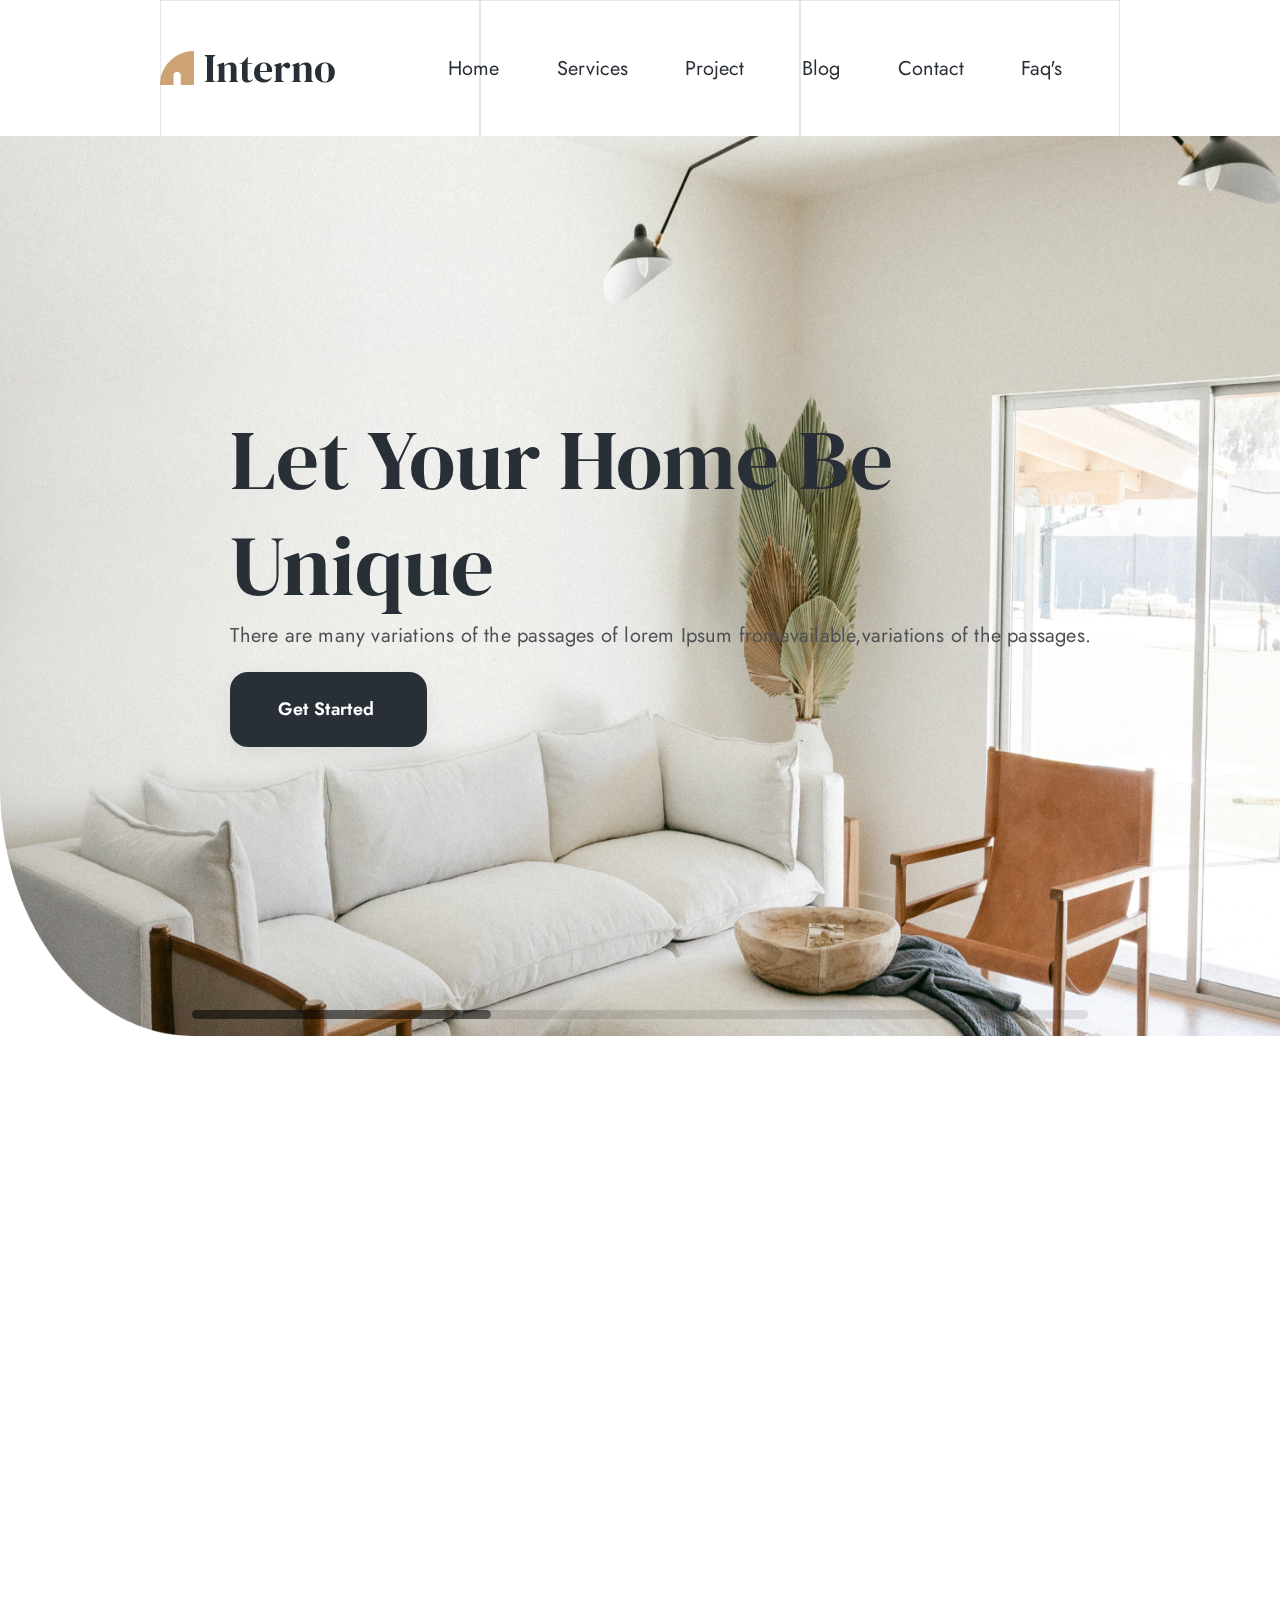
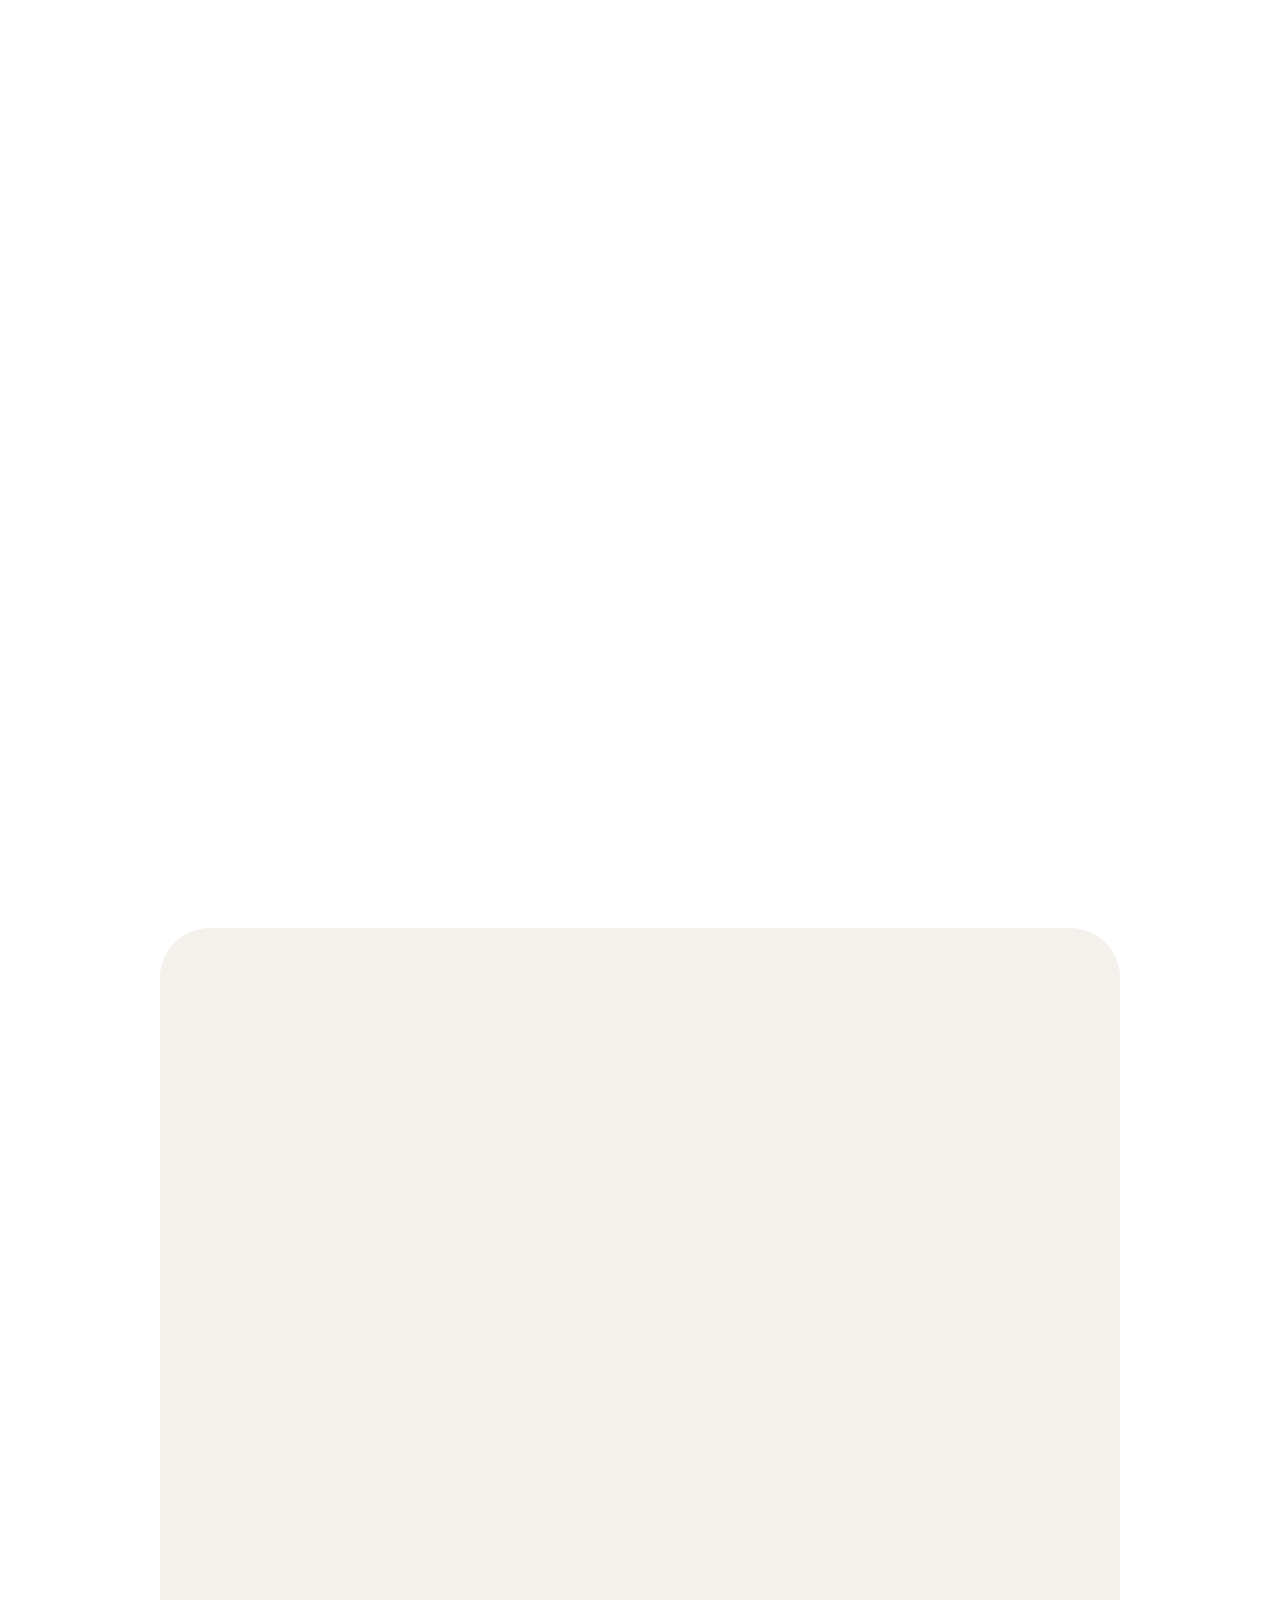
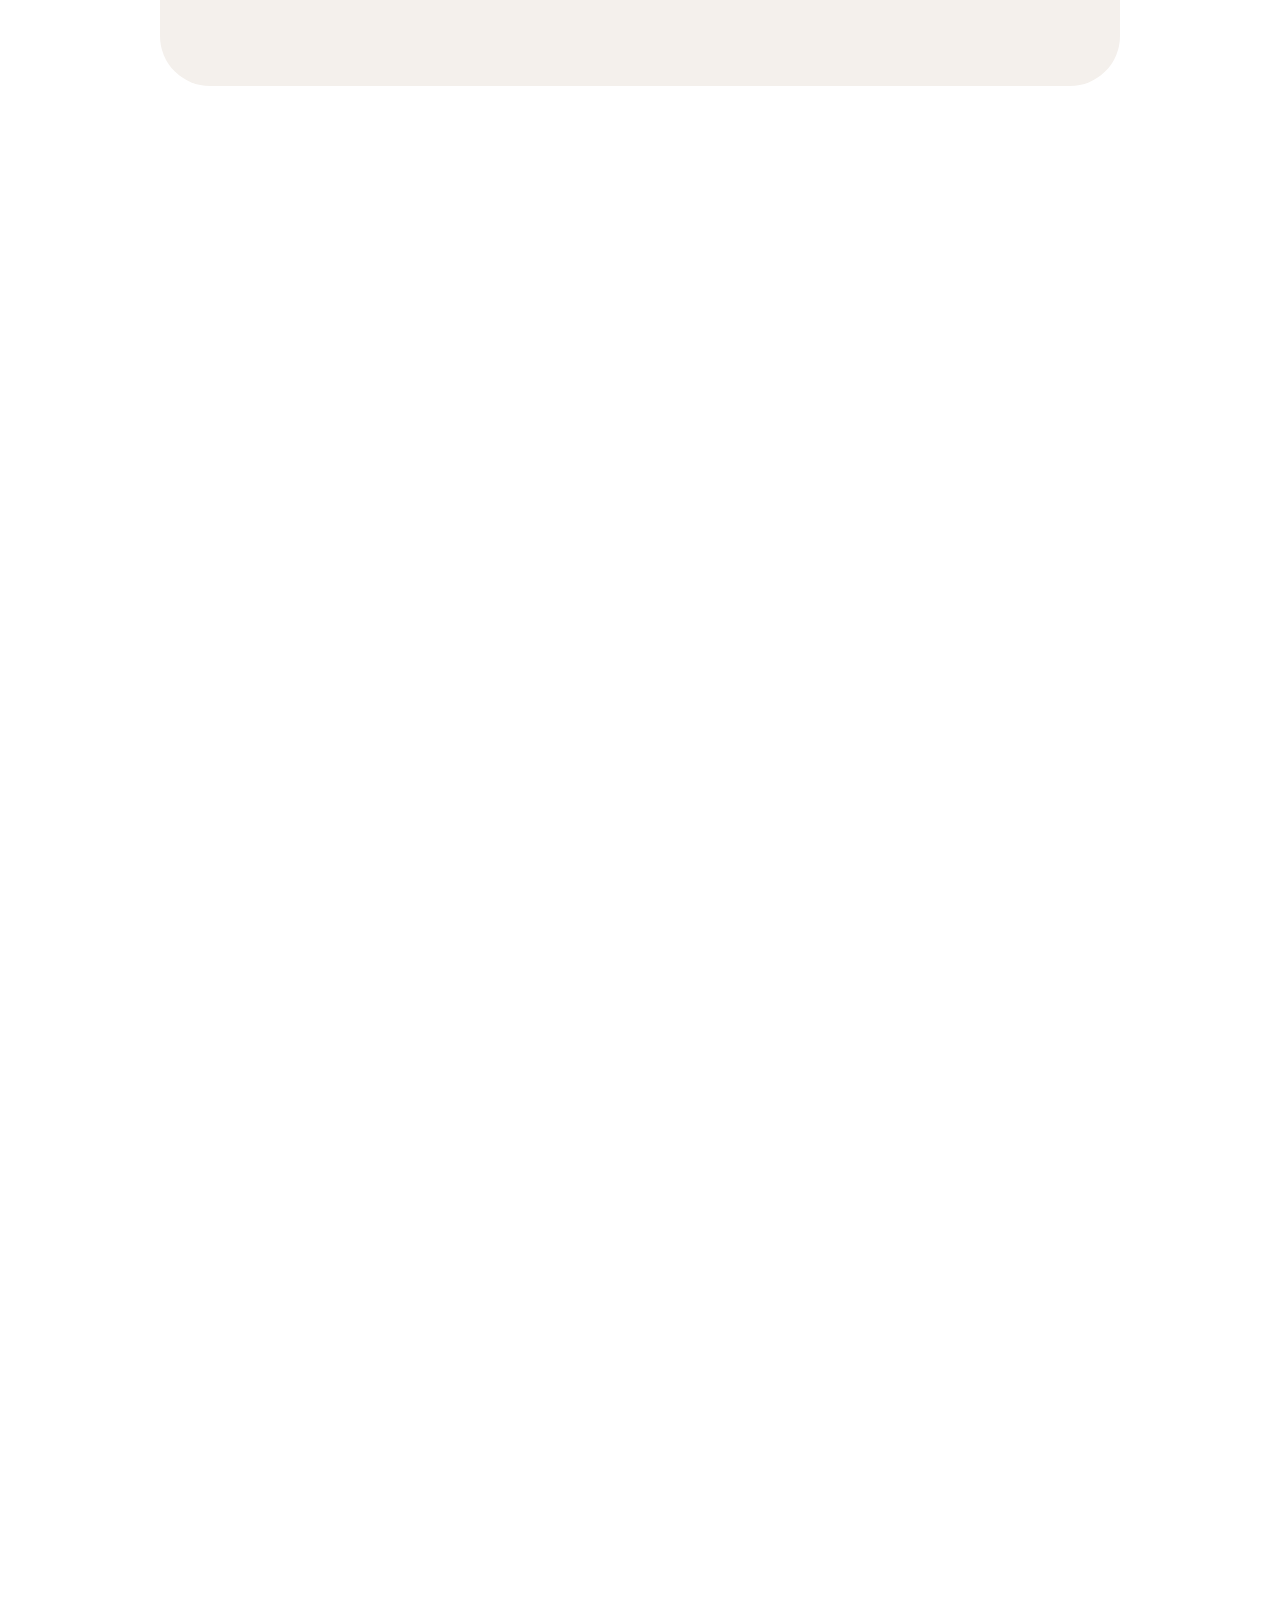
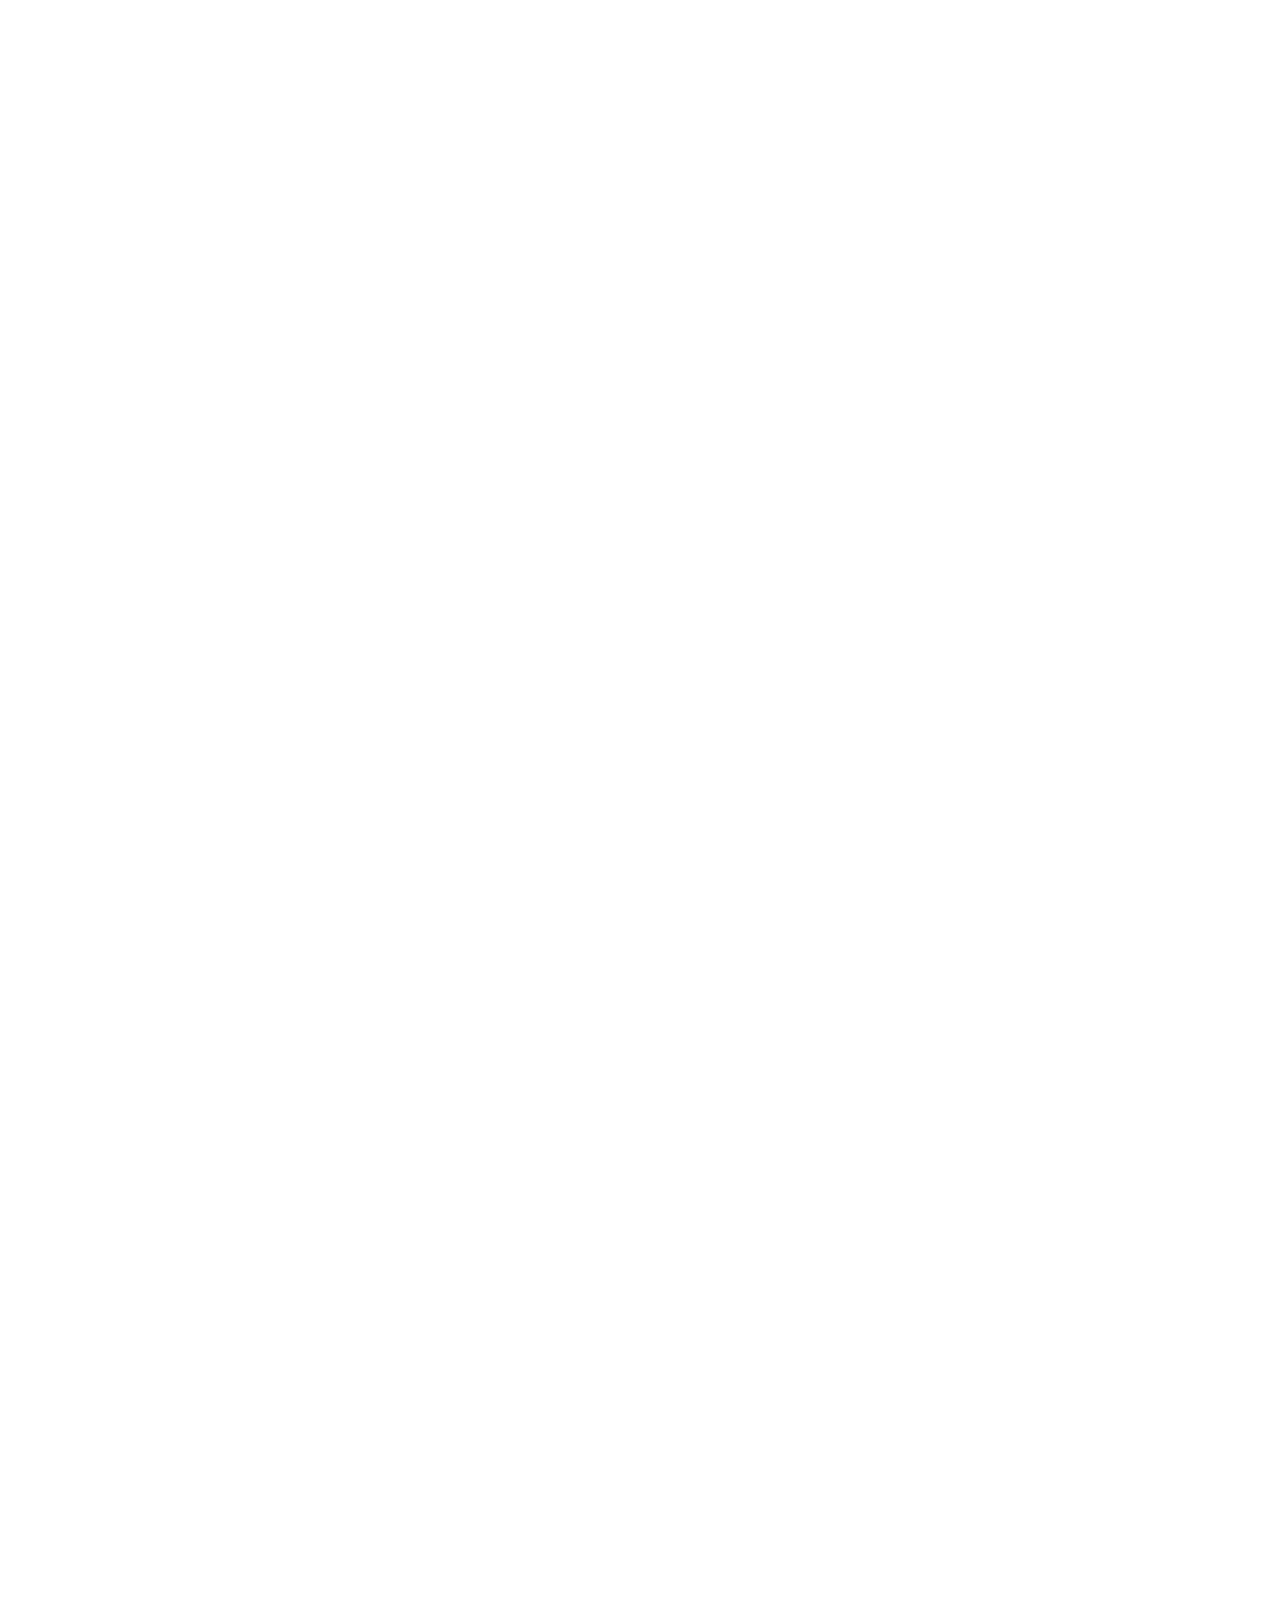
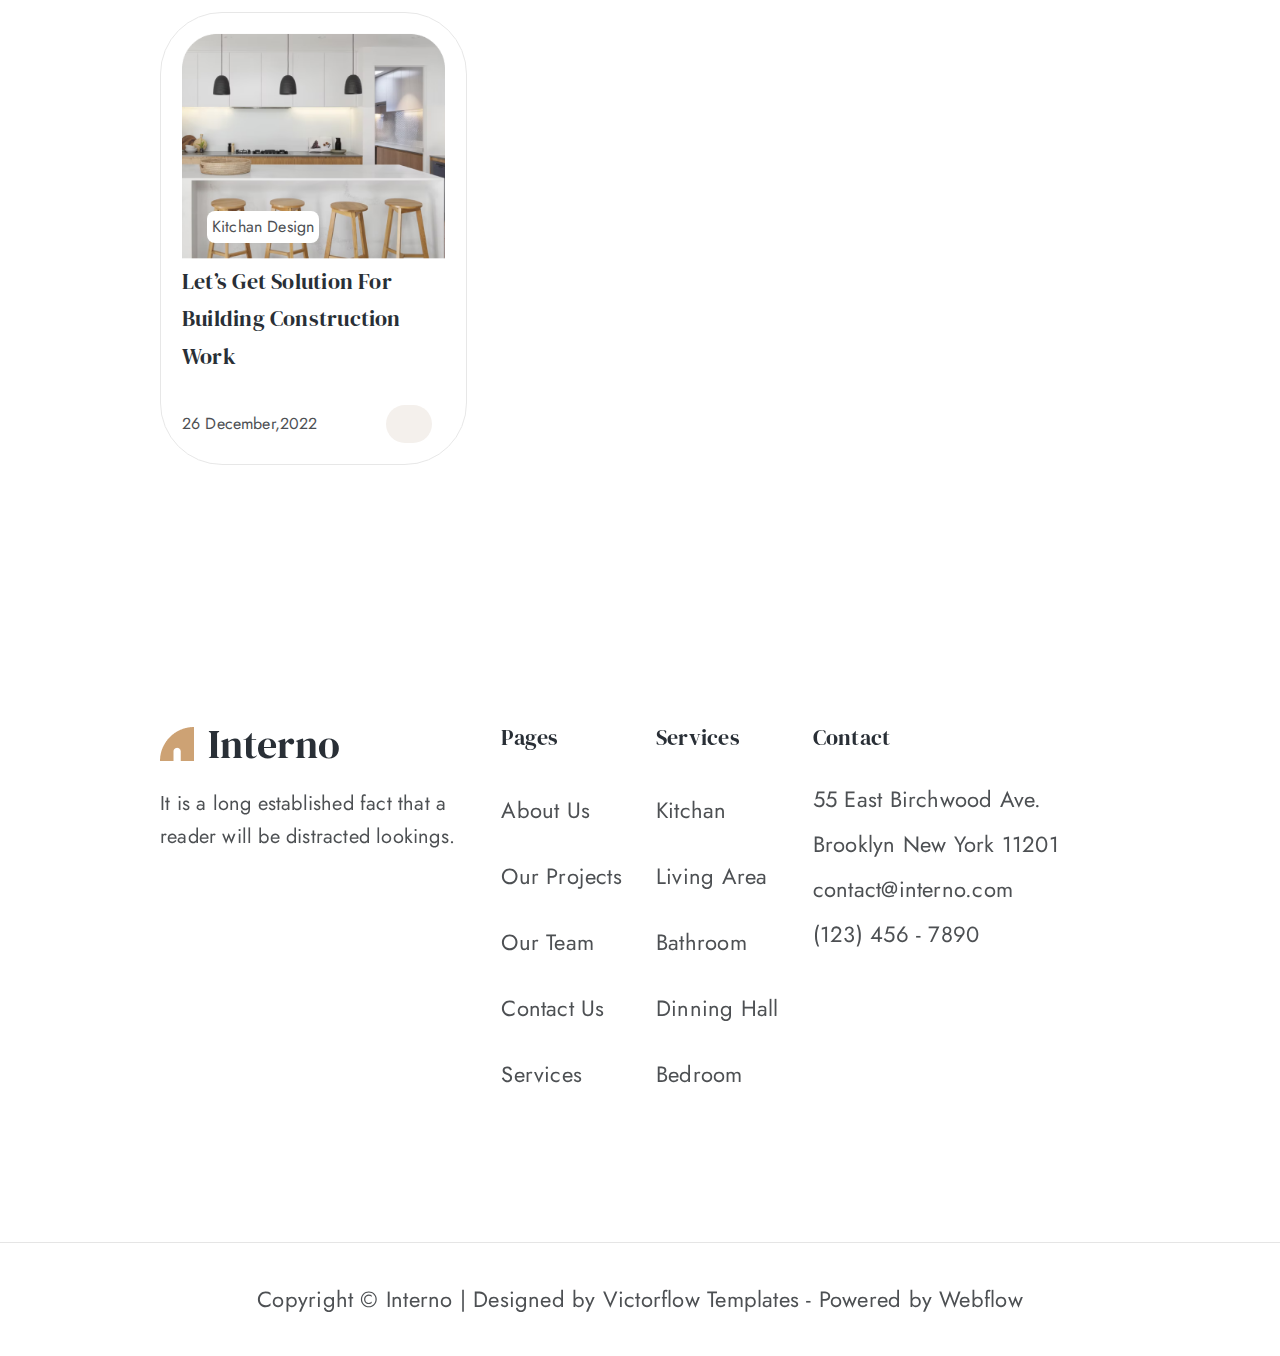
<file: index.html>
<!DOCTYPE html>
<html lang="en">
<head>
    <meta charset="UTF-8">
    <meta name="viewport" content="width=device-width, initial-scale=1.0">
    <title>Interno Home</title>
    <link rel="stylesheet" href="css/style.css">
    <!-- swiper css -->
     <link rel="stylesheet" href="css/swiper-bundle.css">
    <!-- AOS -->
     <link rel="stylesheet" href="./css/aos.css">
     <!-- font aweacome -->
    <link rel="stylesheet" href="https://site-assets.fontawesome.com/releases/v6.4.2/css/all.css">
    <!-- fonts -->
    <link rel="preconnect" href="https://fonts.googleapis.com">
    <link rel="preconnect" href="https://fonts.gstatic.com" crossorigin>
    <link href="https://fonts.googleapis.com/css2?family=DM+Serif+Display&display=swap" rel="stylesheet">
    <link href="https://fonts.googleapis.com/css2?family=Jost&display=swap" rel="stylesheet">
</head>
<body>
    <div class="background">
        <div class="background_line"></div>
        <div class="background_line"></div>
        <div class="background_line"></div>
    </div>
    <nav class="menu">
        <div class="logo">
            <a href="#">
                <img src="img/Logo.png" alt="">
                <h1>Interno</h1>
            </a>
        </div>
        <ul class="nav_items">
            <li><a href="#">Home</a></li>
            <li><a href="services.html">Services</a></li>
            <li><a href="project.html">Project</a></li>
            <li><a href="blog.html">Blog</a></li>
            <li><a href="contact-us.html">Contact</a></li>
            <li><a href="faq.html">Faq's</a></li>
            <button class="search" onclick="search()"><i class="fa-regular fa-magnifying-glass"></i></button>
        </ul>
        <button class="menu_flex" onclick="menuFlex()">
            <i class="fa-regular fa-bars"></i>
        </button>
    </nav>
    <nav class="flex_menu">
        <ul class="nav_items_flex">
            <button class="close_menu" onclick="closeMenu()">
                <i class="fa-solid fa-xmark"></i>
            </button>
            <li><a href="#">Home</a></li>
            <li><a href="services.html">Services</a></li>
            <li><a href="project.html">Project</a></li>
            <li><a href="blog.html">Blog</a></li>
            <li><a href="contact-us.html">Contact</a></li>
            <li><a href="about.html">About Us</a></li>
            <li><a href="faq.html">Faq's</a></li>
        </ul>
    </nav>
    <header class="header">
        <div id="swiper1" class="swiper">
            <div class="swiper-wrapper">
                <div class="swiper-slide">
                    <div class="head_info">
                        <h2 class="head_h2">Let Your Home Be Unique</h2>
                        <p class="p1">There are many variations of the passages of lorem Ipsum fromavailable,variations of the passages.</p>
                        <button class="default_btn" onclick="get_started()">
                            <span>Get Started</span>
                            <i class="fa_arrow_right fa-light fa-arrow-right"></i>
                        </button>
                    </div>
                    <img class="header_img1" src="./img/background.png" alt="">
                </div>





                <div class="swiper-slide swiper-center">
                    <div class="head_info_center">
                        <h2 class="head_h2 caramel_gold">Elevate Your Kitchen</h2>
                        <p class="p1 caramel_gold">There are countless ways to design a kitchen that blends style, comfort, and functionality.</p>
                        <button class="default_btn caramel_gold_btn" onclick="kitchan()">
                            <span>Get Started</span>
                            <i class="fa_arrow_right fa-light fa-arrow-right"></i>
                        </button>
                    </div>
                    <img class="header_img1" src="./img/background1.png" alt="">
                </div>


                <div class="swiper-slide">
                    <div class="head_info head_info_right">
                        <h2 class="head_h2 white">Make Your Living Area Unique</h2>
                        <p class="p1 white">There are many variations of the passages of lorem Ipsum fromavailable,variations of the passages.</p>
                        <button class="default_btn gray_btn" onclick="get_started()">
                            <span>Get Started</span>
                            <i class="fa_arrow_right fa-light fa-arrow-right"></i>
                        </button>
                    </div>
                    <img class="header_img2" src="./img/background2.png" alt="">
                </div>
            </div> 


            

          
            <!-- If we need scrollbar -->
            <div class="swiper-scrollbar"></div>
        </div>
    </header>



    <main>
        <div class="container">
    <div class="projects_head_list">
        <div class="projects_head_line">
            <div data-aos="fade-down" data-aos-duration="1000" class="projects_head_card">
                <h4 class="h4">About Us</h4>
                <p class="p2">There are many variations of the passages of lorem Ipsum from available, majority.</p>
                <div class="read_more_div">
                    <a href="about.html">Read More <i class="fa_arrow_right fa-light fa-arrow-right"></i></a>
                </div>
            </div>
            <div data-aos="zoom-in" data-aos-easing="linear" data-aos-duration="1000" class="projects_head_card">
                <h4 class="h4">Blog</h4>
                <p class="p2">There are many variations of the passages of lorem Ipsum from available, majority.</p>
                <div class="read_more_div">
                    <a href="blog.html">Read More <i class="fa_arrow_right fa-light fa-arrow-right"></i></a>
                </div>
            </div>
            <div data-aos="fade-down" data-aos-duration="1000" class="projects_head_card">
                <h4 class="h4">Services</h4>
                <p class="p2">There are many variations of the passages of lorem Ipsum from available, majority.</p>
                <div class="read_more_div">
                    <a href="services.html">Read More <i class="fa_arrow_right fa-light fa-arrow-right"></i></a>
                </div>
            </div>
        </div>
    </div>

    <div class="create_stylish_contact">
        <div class="csc_info" data-aos="fade-up" data-aos-duration="1200">
            <h3 class="h3_left">We Create The Art Of Stylish Living Stylishly</h3>
            <p class="p1">It is a long established fact that a reader will be distracted by the of readable content of a page when looking at its layouts the points of using that it has a more-or-less normal.</p>
            <div class="csc_call_us" data-aos="fade-left" data-aos-duration="1000">
                <div class="csc_phone">
                    <button class="coll_btn">
                        <i style="color: #CDA274; font-size: 32px;" class="fa-regular fa-phone"></i>
                    </button>
                    <div class="csc_phone_info">
                        <span>012345678</span>
                        <p class="p1">Call Us Anytime</p>
                    </div>
                </div>
                <button class="large_btn" onclick="getEstimate()">
                    Get Free Estimate <i class="fa_arrow_right fa-light fa-arrow-right"></i>
                </button>
            </div>
        </div>
        <div class="scs_img" data-aos="fade-up" data-aos-duration="1200">
            <img src="img/Image1.png" alt="">
        </div>
    </div>

    <div class="people_about_us">
        <h3 class="h3_center" data-aos="fade-up" data-aos-duration="1000">What the People Thinks <br> About Us</h3>
        <div class="people_about_us_cards">
            <div class="people_about_us_card" data-aos="fade-right" data-aos-duration="1000">
                <div class="people_info_glav">
                    <img src="img/profile1.png" alt="">
                    <div class="people_info">
                        <h5 class="info_h5">Nattasha Mith</h5>
                        <p class="people_info_p">Sydney, USA</p>
                    </div>
                </div>
                <p class="p1">Lorem Ipsum is simply dummy text of the typesetting industry. Ipsum has been.</p>
            </div>
            <div class="people_about_us_card" data-aos="fade-left" data-aos-duration="1000">
                <div class="people_info_glav">
                    <img src="img/profile2.png" alt="">
                    <div class="people_info">
                        <h5 class="info_h5">Raymond Galario</h5>
                        <p class="people_info_p">Sydney, Australia</p>
                    </div>
                </div>
                <p class="p1">Lorem Ipsum is simply dummy text of the typesetting industry. Ipsum has been scrambled it to make a type book.</p>
            </div>
            <div class="people_about_us_card" data-aos="fade-right" data-aos-duration="1000">
                <div class="people_info_glav">
                    <img src="img/profile3.png" alt="">
                    <div class="people_info">
                        <h5 class="info_h5">Benny Roll</h5>
                        <p class="people_info_p">Sydney, New York</p>
                    </div>
                </div>
                <p class="p1">Lorem Ipsum is simply dummy text of the typesetting industry. Ipsum has been.</p>
            </div>
        </div>
    </div>

    <div class="ad_logos" data-aos="fade-up" data-aos-duration="1000">
        <img src="img/01.png" alt="">
        <img src="img/02.jpg" alt="">
        <img src="img/03.jpg" alt="">
        <img src="img/04.jpg" alt="">
        <img src="img/05.jpg" alt="">
    </div>

    <div class="follow_our_projects">
        <div class="head_txt" data-aos="fade-up" data-aos-duration="1200">
            <h3 class="h3_center">Follow Our Projects</h3>
            <p class="p2">It is a long established fact that a reader will be distracted by the of readable content of page lookings at its layouts points.</p>
        </div>
        <div class="follow_our_projects_main">
            <div class="follow_our_projects_card" data-aos="zoom-in" data-aos-duration="1200">
                <img src="img/card1.png" alt="">
                <div class="follow_our_projects_card_bootm">
                    <div>
                        <h5 class="info_h5">Modern Kitchen</h5>
                        <p class="p1">Decor / Architecture</p>
                    </div>
                    <button class="more_btn" onclick="bedroomBtn()">
                        <i class="fa-solid fa-chevron-right"></i>
                    </button>
                </div>
            </div>
            <div class="follow_our_projects_card" data-aos="zoom-in" data-aos-duration="1200">
                <img src="img/card2.png" alt="">
                <div class="follow_our_projects_card_bootm">
                    <div>
                        <h5 class="info_h5">Modern Kitchen</h5>
                        <p class="p1">Decor / Architecture</p>
                    </div>
                    <button class="more_btn" onclick="bedroomBtn()">
                        <i class="fa-solid fa-chevron-right"></i>
                    </button>
                </div>
            </div>
            <div class="follow_our_projects_card" data-aos="zoom-in" data-aos-duration="1200">
                <img src="img/card3.png" alt="">
                <div class="follow_our_projects_card_bootm">
                    <div>
                        <h5 class="info_h5">Modern Kitchen</h5>
                        <p class="p1">Decor / Architecture</p>
                    </div>
                    <button class="more_btn" onclick="bedroomBtn()">
                        <i class="fa-solid fa-chevron-right"></i>
                    </button>
                </div>
            </div>
            <div class="follow_our_projects_card" data-aos="zoom-in" data-aos-duration="1200">
                <img src="img/card4.png" alt="">
                <div class="follow_our_projects_card_bootm">
                    <div>
                        <h5 class="info_h5">Modern Kitchen</h5>
                        <p class="p1">Decor / Architecture</p>
                    </div>
                    <button class="more_btn" onclick="bedroomBtn()">
                        <i class="fa-solid fa-chevron-right"></i>
                    </button>
                </div>
            </div>
        </div>
    </div>
</div>

            <div class="our_projects" data-aos="fade-up" data-aos-duration="1200">
                <div class="our_projects_info">
                    <div class="our_projects_info_section" data-aos="zoom-in" data-aos-duration="800" data-aos-delay="100">
                        <h4 class="gold_h4">12</h4>
                        <p class="p2">Years Of Experience</p>
                    </div>
                    <hr>
                    <div class="our_projects_info_section" data-aos="zoom-in" data-aos-duration="800" data-aos-delay="200">
                        <h4 class="gold_h4">85</h4>
                        <p class="p2">Success Projects</p>
                    </div>
                    <hr>
                    <div class="our_projects_info_section" data-aos="zoom-in" data-aos-duration="800" data-aos-delay="300">
                        <h4 class="gold_h4">15</h4>
                        <p class="p2">Active Projects</p>
                    </div>
                    <hr>
                    <div class="our_projects_info_section" data-aos="zoom-in" data-aos-duration="800" data-aos-delay="400">
                        <h4 class="gold_h4">95</h4>
                        <p class="p2">Happy Customers</p>
                    </div>
                </div>
            </div>

            <div class="container">
                <div class="articles_news">
                    <div class="head_txt" data-aos="zoom-in" data-aos-duration="1000">
                        <h3 class="h3_center">Articles & News</h3>
                        <p class="p2">
                            It is a long established fact that a reader will be distracted by the of readable content of a page when looking at its layouts the points of using.
                        </p>
                    </div>
                
                    <div class="articles_news_box">
                        <!-- Первая карточка с анимацией slide-up -->
                        <div class="articles_news_card" data-aos="slide-up" data-aos-duration="1200">
                            <div class="articles_news_img_card">
                                <img src="img/Photo1.png" alt="">
                                <div class="articles_news_img_info">
                                    <p class="small_p">Kitchan Design</p>
                                </div>
                            </div>
                            <div class="articles_news_info">
                                <h5 class="info_h5">
                                    Let’s Get Solution For Building Construction Work
                                </h5>
                                <div class="articles_news_bottom">
                                    <p class="small_p">26 December,2022 </p>
                                    <button class="news_btn" onclick="goToBlogDetails()">
                                        <i class="fa-solid fa-chevron-right"></i>
                                    </button>
                                </div>
                            </div>
                        </div>
                
                        <!-- Вторая карточка с анимацией flip-up -->
                        <div class="articles_news_card" data-aos="flip-up" data-aos-duration="1200">
                            <div class="articles_news_img_card">
                                <img src="img/photo2.png" alt="">
                                <div class="articles_news_img_info">
                                    <p class="small_p">Living Design</p>
                                </div>
                            </div>
                            <div class="articles_news_info">
                                <h5 class="info_h5">
                                    Low Cost Latest Invented Interior Designing Ideas.
                                </h5>
                                <div class="articles_news_bottom">
                                    <p class="small_p">22 December,2022 </p>
                                    <button class="news_btn" onclick="goToBlogDetails()">
                                        <i class="fa-solid fa-chevron-right"></i>
                                    </button>
                                </div>
                            </div>
                        </div>
                
                        <!-- Третья карточка с анимацией fade-down -->
                        <div class="articles_news_card" data-aos="fade-down" data-aos-duration="1200">
                            <div class="articles_news_img_card">
                                <img src="img/photo3.png" alt="">
                                <div class="articles_news_img_info">
                                    <p class="small_p">Interior Design</p>
                                </div>
                            </div>
                            <div class="articles_news_info">
                                <h5 class="info_h5">
                                    Best For Any Office & Business Interior Solution
                                </h5>
                                <div class="articles_news_bottom">
                                    <p class="small_p">22 December,2022 </p>
                                    <button class="news_btn" onclick="goToBlogDetails()">
                                        <i class="fa-solid fa-chevron-right"></i>
                                    </button>
                                </div>
                            </div>
                        </div>
                    </div>
                </div>
                
                </div>
                
                    <div class="wanna_join_interno" data-aos="fade-left" data-aos-duration="1200" data-aos-delay="100">
                        <h3 class="white_h3" data-aos="slide-up" data-aos-duration="1000" data-aos-delay="200">Wanna join the interno?</h3>
                        <p class="white_p" data-aos="fade-right" data-aos-duration="1200" data-aos-delay="300">It is a long established fact will be distracted.</p>
                        <button class="primary_btn" onclick="GoTooPricing()" data-aos="zoom-in" data-aos-duration="800" data-aos-delay="400">
                            Contact With Us <i style="color: #292F36;" class="fa-regular fa-arrow-right"></i>
                        </button>
                    </div>

            </div>
        </div>
    </main>
    <footer class="foot">
        <div class="foot_body">
            <div class="foot_section">
                <div class="foot_logo">
                    <a class="a_logo" href="#">
                        <img src="img/Logo.png" alt="">
                        <h1>Interno</h1>
                    </a>
                    <p class="p1">It is a long established fact that a reader will be distracted lookings.</p>
                    <div class="socials_foot">
                        <a href="#"><i class="fa-brands fa-facebook-f"></i></a>
                        <a href="#"><i class="fa-brands fa-twitter"></i></a>
                        <a href="#"><i class="fa-brands fa-linkedin-in"></i></a>
                        <a href="#"><i class="fa-brands fa-instagram"></i></a>
                    </div>
                </div>
            </div>
            <div class="foot_info">
                <h5 class="info_h5">Pages</h5>
                <a href="about.html">About Us</a>
                <a href="project.html">Our Projects</a>
                <a href="team.html">Our Team</a>
                <a href="contact-us.html">Contact Us</a>
                <a href="services.html">Services</a>
            </div>
            <div class="foot_info">
                <h5 class="info_h5">Services</h5>
                <a href="project.html?activeBtn=Kitchan">Kitchan</a>
                <a href="project.html?activeBtn=LivingArea">Living Area</a>
                <a href="project.html?activeBtn=Bathroom">Bathroom</a>
                <a href="project.html?activeBtn=BedRoom">Dinning Hall</a>
                <a href="project.html?activeBtn=BedRoom">Bedroom</a>
            </div>
            <div class="foot_contact">
                <h5 class="info_h5">Contact</h5>
                <a href="#">55 East Birchwood Ave. Brooklyn New York 11201</a>
                <a href="#">contact@interno.com</a>
                <a href="#">(123) 456 - 7890</a>
            </div>
        </div>
    </footer>
    <div class="foot_bottom">
        <a class="a_foot" href="#">Copyright © Interno | Designed by Victorflow Templates - Powered by Webflow</a>
    </div>
    
    <!-- AOS -->
    <script src="./js/aos.js"></script>
    <!-- SWIPER -->
    <script src="js/swiper-bundle.js"></script>
    <script src="js/swiper.js"></script>

    <script src="js/script.js"></script>
</body>
</html>
</file>
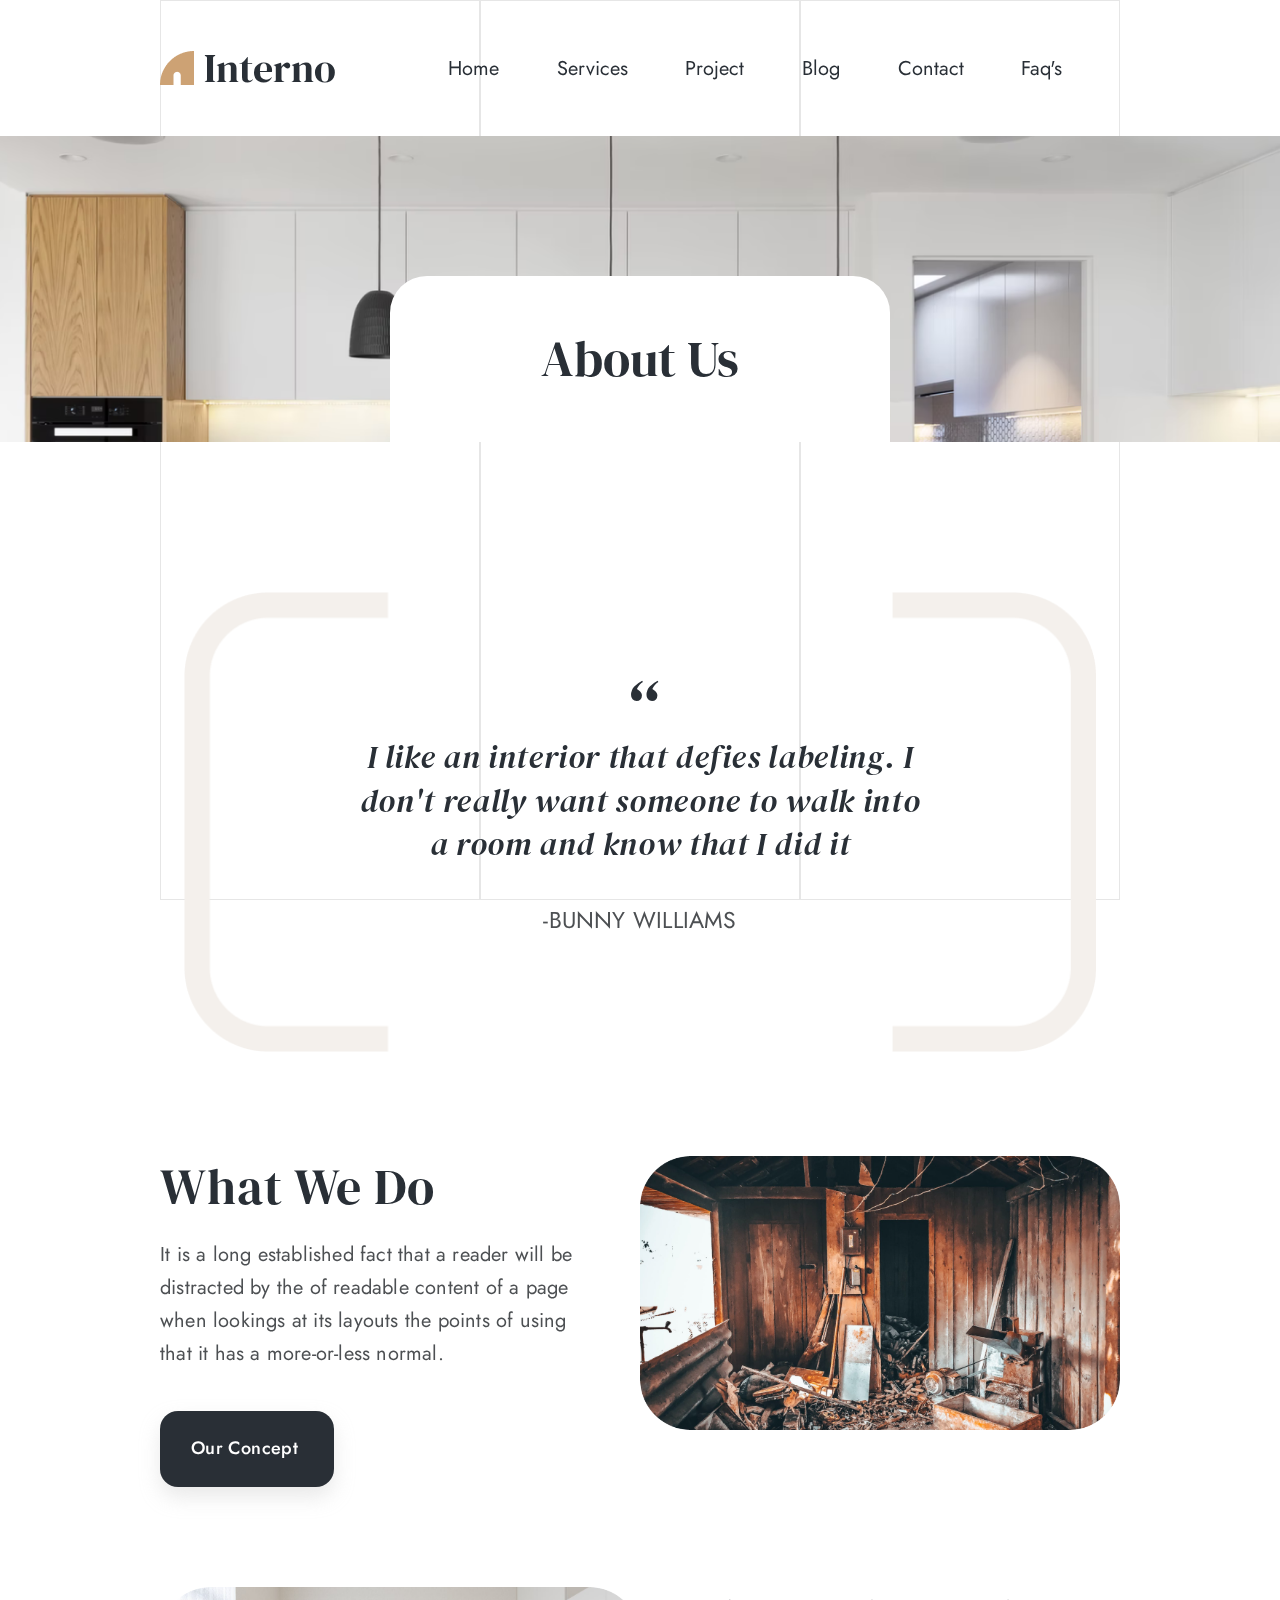
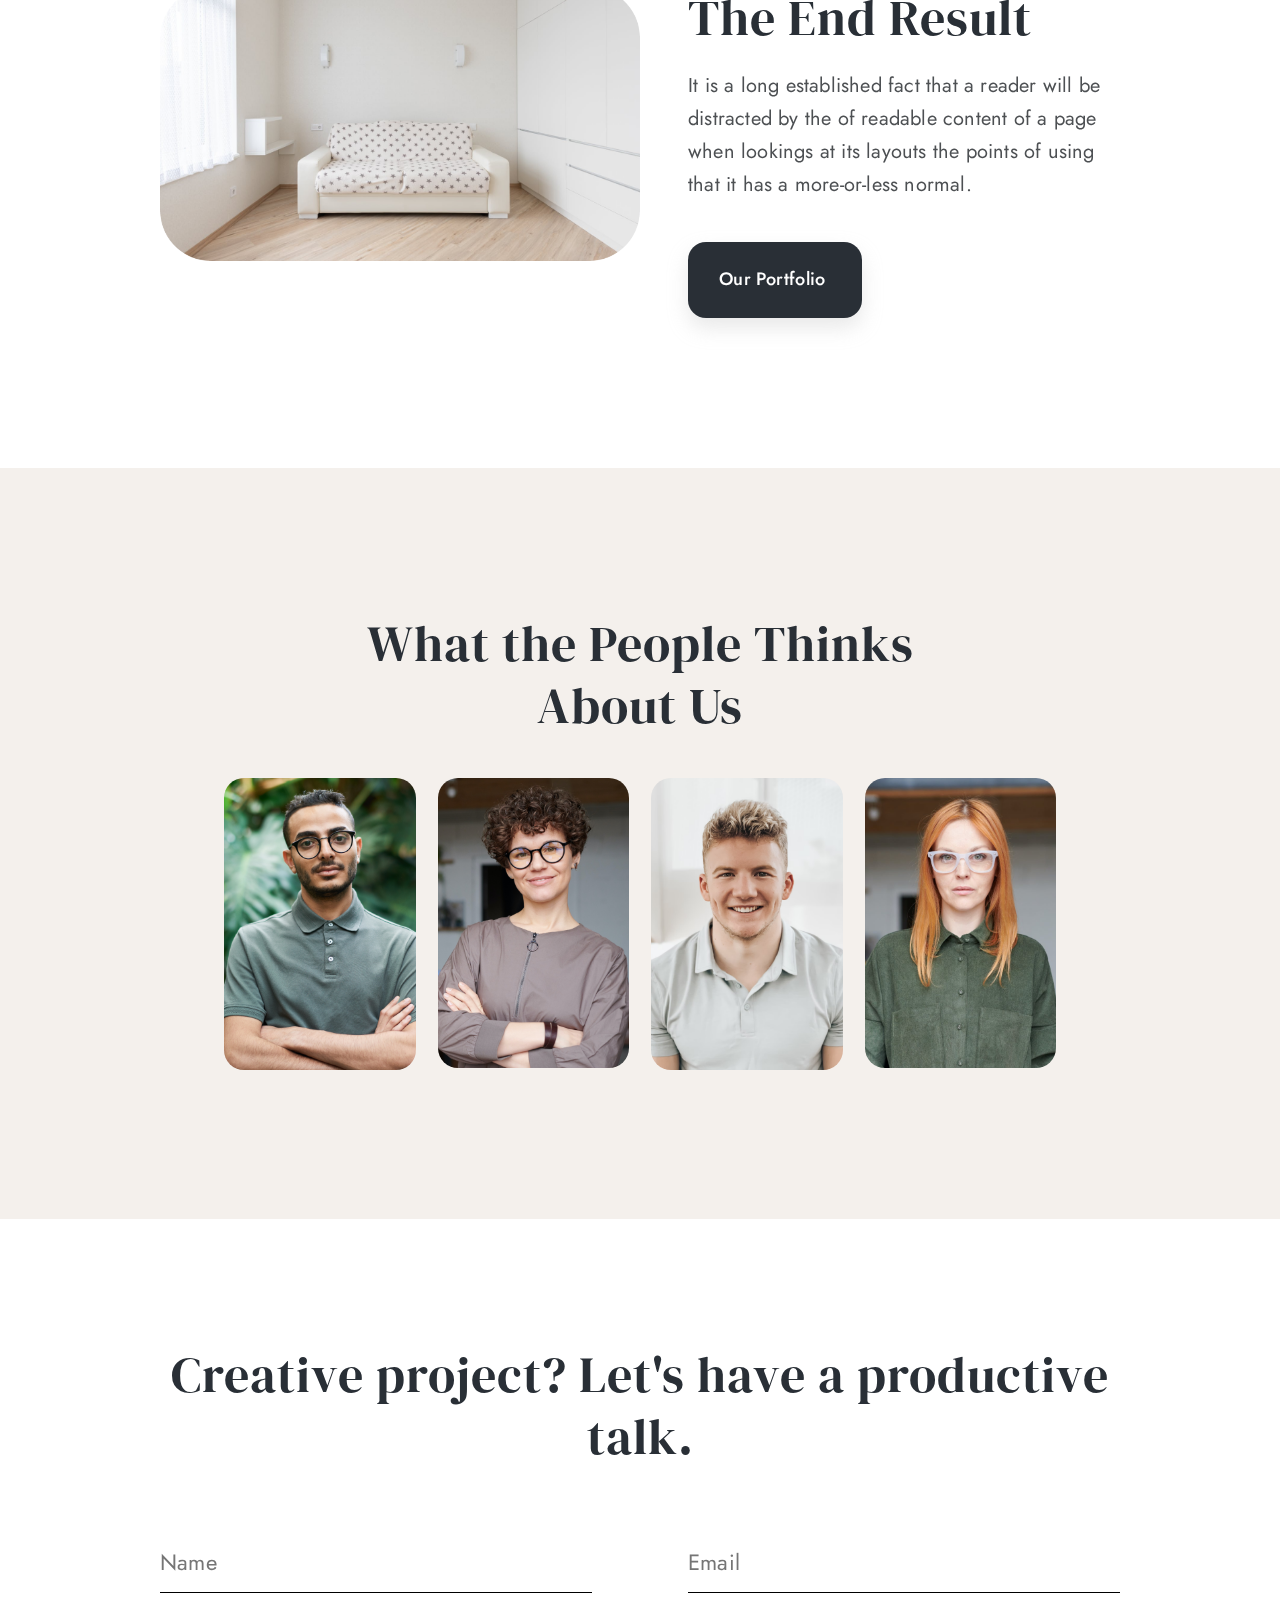
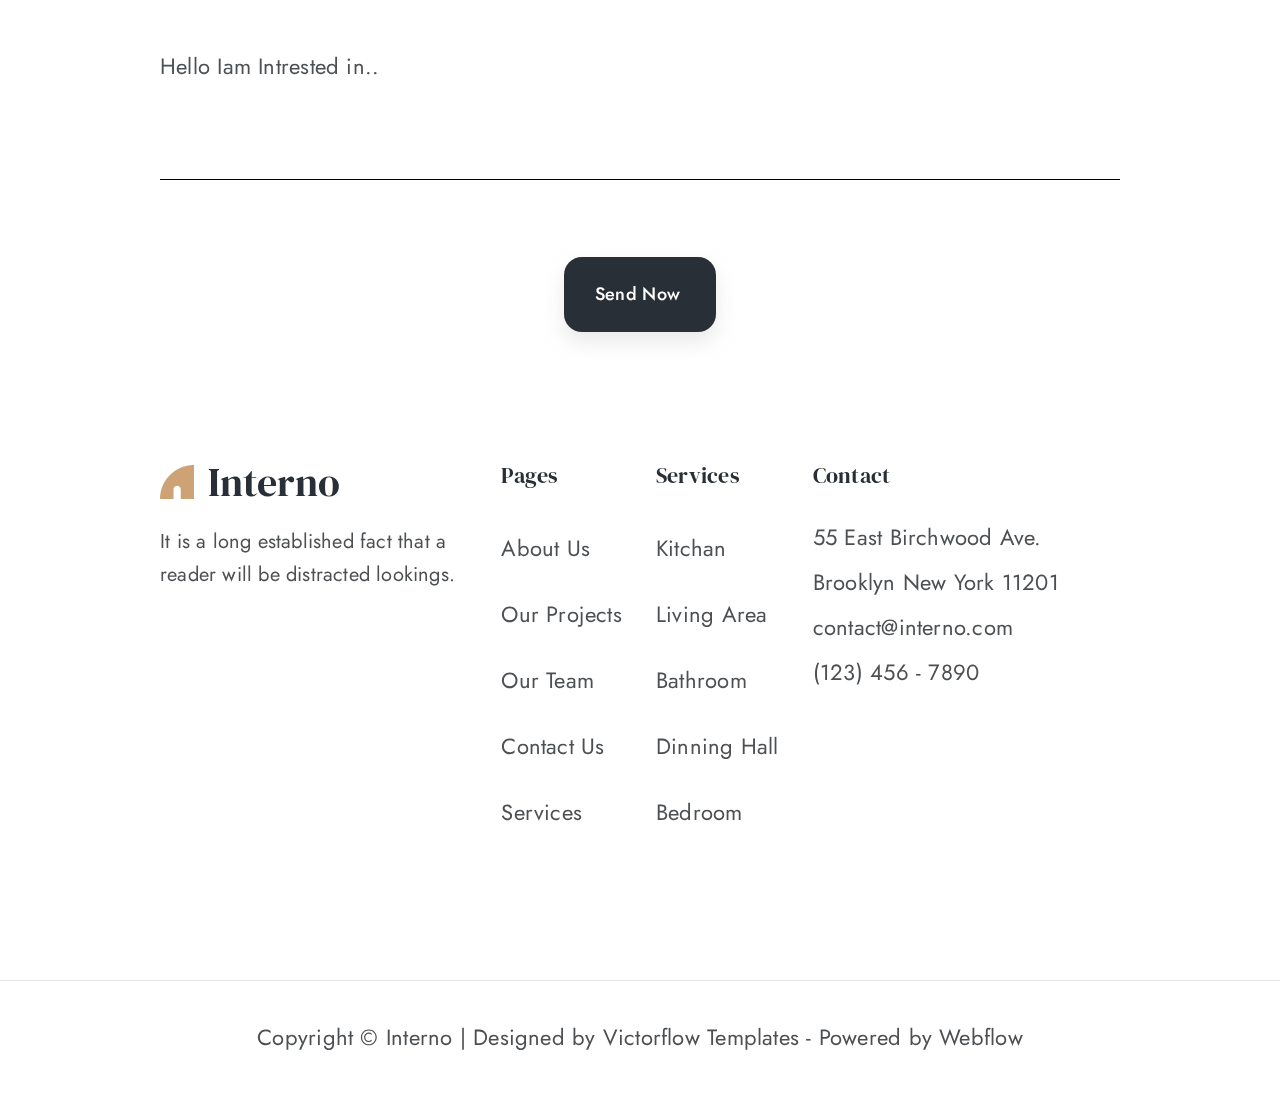
<file: about.html>
<!DOCTYPE html>
<html lang="en">
<head>
    <meta charset="UTF-8">
    <meta name="viewport" content="width=device-width, initial-scale=1.0">
    <title>Interno About Us</title>
    <link rel="stylesheet" href="css/style.css">
    <!-- font aweacome -->
    <link rel="stylesheet" href="https://site-assets.fontawesome.com/releases/v6.4.2/css/all.css">
    <!-- fonts -->
    <link rel="preconnect" href="https://fonts.googleapis.com">
    <link rel="preconnect" href="https://fonts.gstatic.com" crossorigin>
    <link href="https://fonts.googleapis.com/css2?family=DM+Serif+Display&display=swap" rel="stylesheet">
    <link href="https://fonts.googleapis.com/css2?family=Jost&display=swap" rel="stylesheet">

</head>
<body>
    <div class="background">
        <div class="background_line"></div>
        <div class="background_line"></div>
        <div class="background_line"></div>
    </div>
    <nav class="menu">
        <div class="logo">
            <a href="#">
                <img src="img/Logo.png" alt="">
                <h1>Interno</h1>
            </a>
        </div>
        <ul class="nav_items">
            <li><a href="index.html">Home</a></li>
            <li><a href="services.html">Services</a></li>
            <li><a href="project.html">Project</a></li>
            <li><a href="blog.html">Blog</a></li>
            <li><a href="contact-us.html">Contact</a></li>
            <li><a href="faq.html">Faq's</a></li>
            <button class="search" onclick="search()"><i class="fa-regular fa-magnifying-glass"></i></button>
        </ul>
        <button class="menu_flex" onclick="menuFlex()">
            <i class="fa-regular fa-bars"></i>
        </button>
    </nav>
    <nav class="flex_menu">
        <ul class="nav_items_flex">
            <button class="close_menu" onclick="closeMenu()">
                <i class="fa-solid fa-xmark"></i>
            </button>
            <li><a href="index.html">Home</a></li>
            <li><a href="services.html">Services</a></li>
            <li><a href="project.html">Project</a></li>
            <li><a href="blog.html">Blog</a></li>
            <li><a href="contact-us.html">Contact</a></li>
            <li><a href="faq.html">Faq's</a></li>
        </ul>
    </nav>
    <header class="header_pages" id="headerAbout">
        <div class="header_pages_block">
            <h2 class="h2_center">About Us</h2>
        </div>
    </header>
    <main>
        <div class="container">
            <div class="interior">
                <img src="img/Pattern.png" alt="">
                <div class="interionr_info">
                    <h4>“</h4>
                    <h3 class="h3_italic">I like an interior that defies labeling. I don't really want someone to walk into a room and know that I did it</h3>
                    <p class="grey_p">-BUNNY WILLIAMS</p>
                </div>
            </div>
            <div class="card_box">
                <div class="card_info_box">
                    <h3 class="card_h3">What We Do</h3>
                    <p class="p1">It is a long established fact that a reader will be distracted by the of readable content of a page 
                        when lookings at its layouts the points of using 
                        that it has a more-or-less normal.</p>
                    <button class="large_btn" onclick="get_started()">
                        Our Concept
                        <i class="fa_arrow_right fa-light fa-arrow-right"></i>
                    </button>
                </div>
                <div class="card_info_img">
                    <img src="img/cardimg.png" alt="">
                </div>
            </div>

            <div class="card_box">
                <div class="card_info_img">
                    <img src="img/Image.png" alt="">
                </div>
                <div class="card_info_box">
                    <h3 class="card_h3">The End Result</h3>
                        <p class="p1">It is a long established fact that a reader will be distracted by the of readable content of a page 
                            when lookings at its layouts the points of using 
                            that it has a more-or-less normal.</p>
                        <button class="large_btn" onclick="get_started()">
                            Our Portfolio
                            <i class="fa_arrow_right fa-light fa-arrow-right"></i>
                        </button>
                </div>
            </div>
        </div>

        <div class="main_about_us">
            <div class="main_about_us_box">
                <h3 class="h3_center">
                    What the People Thinks <br> About Us
                </h3>
                <div class="main_asbout_us_cards">
                    <div class="main_asbout_us_card">
                        <img class="main_asbout_us_img" src="img/cardPhoto1.png" alt="">
                        <div class="main_asbout_us_card_info">
                            <h4 class="small_h4">Charlotte	Levi
                                <p class="p3">Design, Australia</p>
                            </h4>
                            <div class="about_us_card_socials">
                                <a href="#"><i class="fa-brands fa-facebook-f"></i></a>
                                <a href="#"><i class="fa-brands fa-twitter"></i></a>
                                <a href="#"><i class="fa-brands fa-linkedin-in"></i></a>
                                <a href="#"><i class="fa-brands fa-instagram"></i></a>
                            </div>
                            <div>
                                <a class="a_card" href="#">+1 (378) 400-1234</a>
                                <hr>
                                <a class="a_card" href="#">levi@email.com</a>
                            </div>
                        </div>
                    </div>
                    <div class="main_asbout_us_card">
                        <img class="main_asbout_us_img" src="img/cardPhoto2.png" alt="">
                        <div class="main_asbout_us_card_info">
                            <h4 class="small_h4">Nattasha Julie
                                <p class="p3">Design, Australia</p>
                            </h4>
                            <div class="about_us_card_socials">
                                <a href="#"><i class="fa-brands fa-facebook-f"></i></a>
                                <a href="#"><i class="fa-brands fa-twitter"></i></a>
                                <a href="#"><i class="fa-brands fa-linkedin-in"></i></a>
                                <a href="#"><i class="fa-brands fa-instagram"></i></a>
                            </div>
                            <div>
                                <a class="a_card" href="#">+1 (378) 400-1234</a>
                                <hr>
                                <a class="a_card" href="#">julie@email.com</a>
                            </div>
                        </div>
                    </div>
                    
                    <div class="main_asbout_us_card">
                        <img class="main_asbout_us_img" src="img/cardPhoto3.png" alt="">
                        <div class="main_asbout_us_card_info">
                            <h4 class="small_h4">John Smith
                                <p class="p3">Design, Australia</p>
                            </h4>
                            <div class="about_us_card_socials">
                                <a href="#"><i class="fa-brands fa-facebook-f"></i></a>
                                <a href="#"><i class="fa-brands fa-twitter"></i></a>
                                <a href="#"><i class="fa-brands fa-linkedin-in"></i></a>
                                <a href="#"><i class="fa-brands fa-instagram"></i></a>
                            </div>
                            <div>
                                <a class="a_card" href="#">+1 (378) 400-1234</a>
                                <hr>
                                <a class="a_card" href="#">smith@email.com</a>
                            </div>
                        </div>
                    </div>

                    <div class="main_asbout_us_card">
                        <img class="main_asbout_us_img" src="img/cardPhoto4.png" alt="">
                        <div class="main_asbout_us_card_info">
                            <h4 class="small_h4">Nora Owen <p class="p3">Design, Australia</p></h4>
                            <div class="about_us_card_socials">
                                <a href="#"><i class="fa-brands fa-facebook-f"></i></a>
                                <a href="#"><i class="fa-brands fa-twitter"></i></a>
                                <a href="#"><i class="fa-brands fa-linkedin-in"></i></a>
                                <a href="#"><i class="fa-brands fa-instagram"></i></a>
                            </div>
                            <div>
                                <a class="a_card" href="#">+1 (378) 400-1234</a>
                                <hr>
                                <a class="a_card" href="#">owen@email.com</a>
                            </div>
                        </div>
                    </div>
                </div>
            </div>
        </div>

        <div class="project_form">
            <h3 class="h3_center">Creative project? Let's have a productive talk.</h3>
            <form class="form_project" action="">
                <div class="form_group">
                    <input type="text" placeholder="Name">
                    <input type="email" placeholder="Email">
                </div>
                <div class="form_txt_info">
                    <label for="info">Hello Iam Intrested in..</label>
                    <input id="info" type="text" placeholder="">
                </div>
            </form>
            <button class="large_btn" onclick="formProject()">
                Send Now
                <i class="fa_arrow_right fa-light fa-arrow-right"></i>
            </button>
        </div>
        <div id="thanksDiv" class="thanks_request">
            <div class="thanks_body">
                <h2 class="thanks_request_h2">Thank you for your request</h2>
                <p class="p1">Lorem ipsum dolor sit amet, consectetur adipisicing elit. Amet recusandae voluptate architecto animi eius! Voluptas doloremque magnam soluta? Perspiciatis voluptatum dicta magnam, omnis maxime quasi eligendi debitis consequatur aut non sit excepturi dolor ullam quaerat, facere qui ab eveniet earum? Hic laboriosam a amet repellat ipsa illum qui expedita animi.</p>
                <button id="closeThankDiv" class="close_thankDiv" onclick="closeFormProject()">
                    <i class="fa-solid fa-xmark"></i>
                </button>
            </div>
        </div>
    </main>
    <footer class="foot">
        <div class="foot_body">
            <div class="foot_section">
                <div class="foot_logo">
                    <a class="a_logo" href="#">
                        <img src="img/Logo.png" alt="">
                        <h1>Interno</h1>
                    </a>
                    <p class="p1">It is a long established fact that a reader will be distracted lookings.</p>
                    <div class="socials_foot">
                        <a href="#"><i class="fa-brands fa-facebook-f"></i></a>
                        <a href="#"><i class="fa-brands fa-twitter"></i></a>
                        <a href="#"><i class="fa-brands fa-linkedin-in"></i></a>
                        <a href="#"><i class="fa-brands fa-instagram"></i></a>
                    </div>
                </div>
                
            </div>
            <div class="foot_info">
                <h5 class="info_h5">Pages</h5>
                <a href="#">About Us</a>
                <a href="project.html">Our Projects</a>
                <a href="team.html">Our Team</a>
                <a href="contact-us.html">Contact Us</a>
                <a href="services.html">Services</a>
            </div>
            <div class="foot_info">
                <h5 class="info_h5">Services</h5>
                <a href="project.html?activeBtn=Kitchan">Kitchan</a>
                <a href="project.html?activeBtn=LivingArea">Living Area</a>
                <a href="project.html?activeBtn=Bathroom">Bathroom</a>
                <a href="project.html?activeBtn=BedRoom">Dinning Hall</a>
                <a href="project.html?activeBtn=BedRoom">Bedroom</a>
            </div>

            <div class="foot_contact">
                <h5 class="info_h5">Contact</h5>
                <a href="#">55 East Birchwood Ave. Brooklyn New York 11201</a>
                <a href="#">contact@interno.com</a>
                <a href="#">(123) 456 - 7890</a>
            </div>
        </div>

    </footer>
    <div class="foot_bottom">
        <a class="a_foot" href="#">Copyright © Interno | Designed by Victorflow Templates - Powered by Webflow</a>
    </div>


    <script src="js/script.js"></script>
</body>
</html`>
</file>
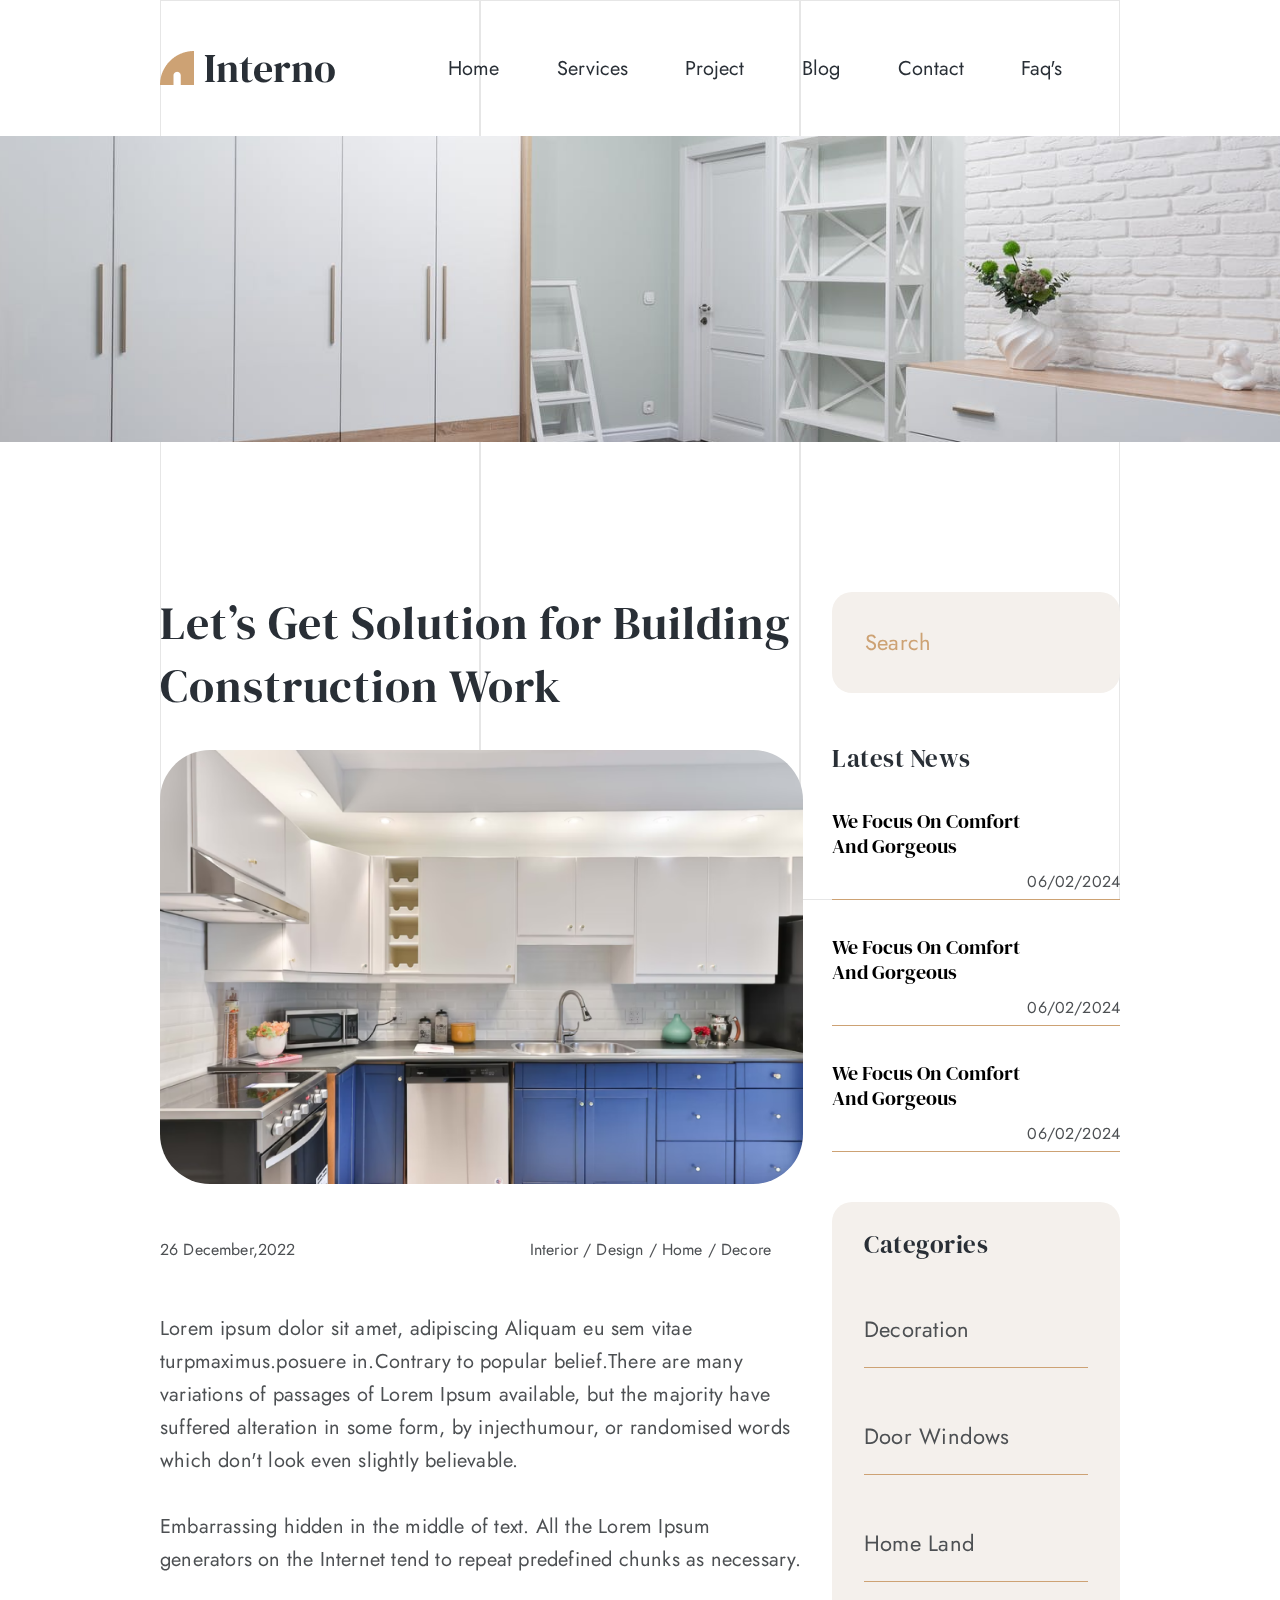
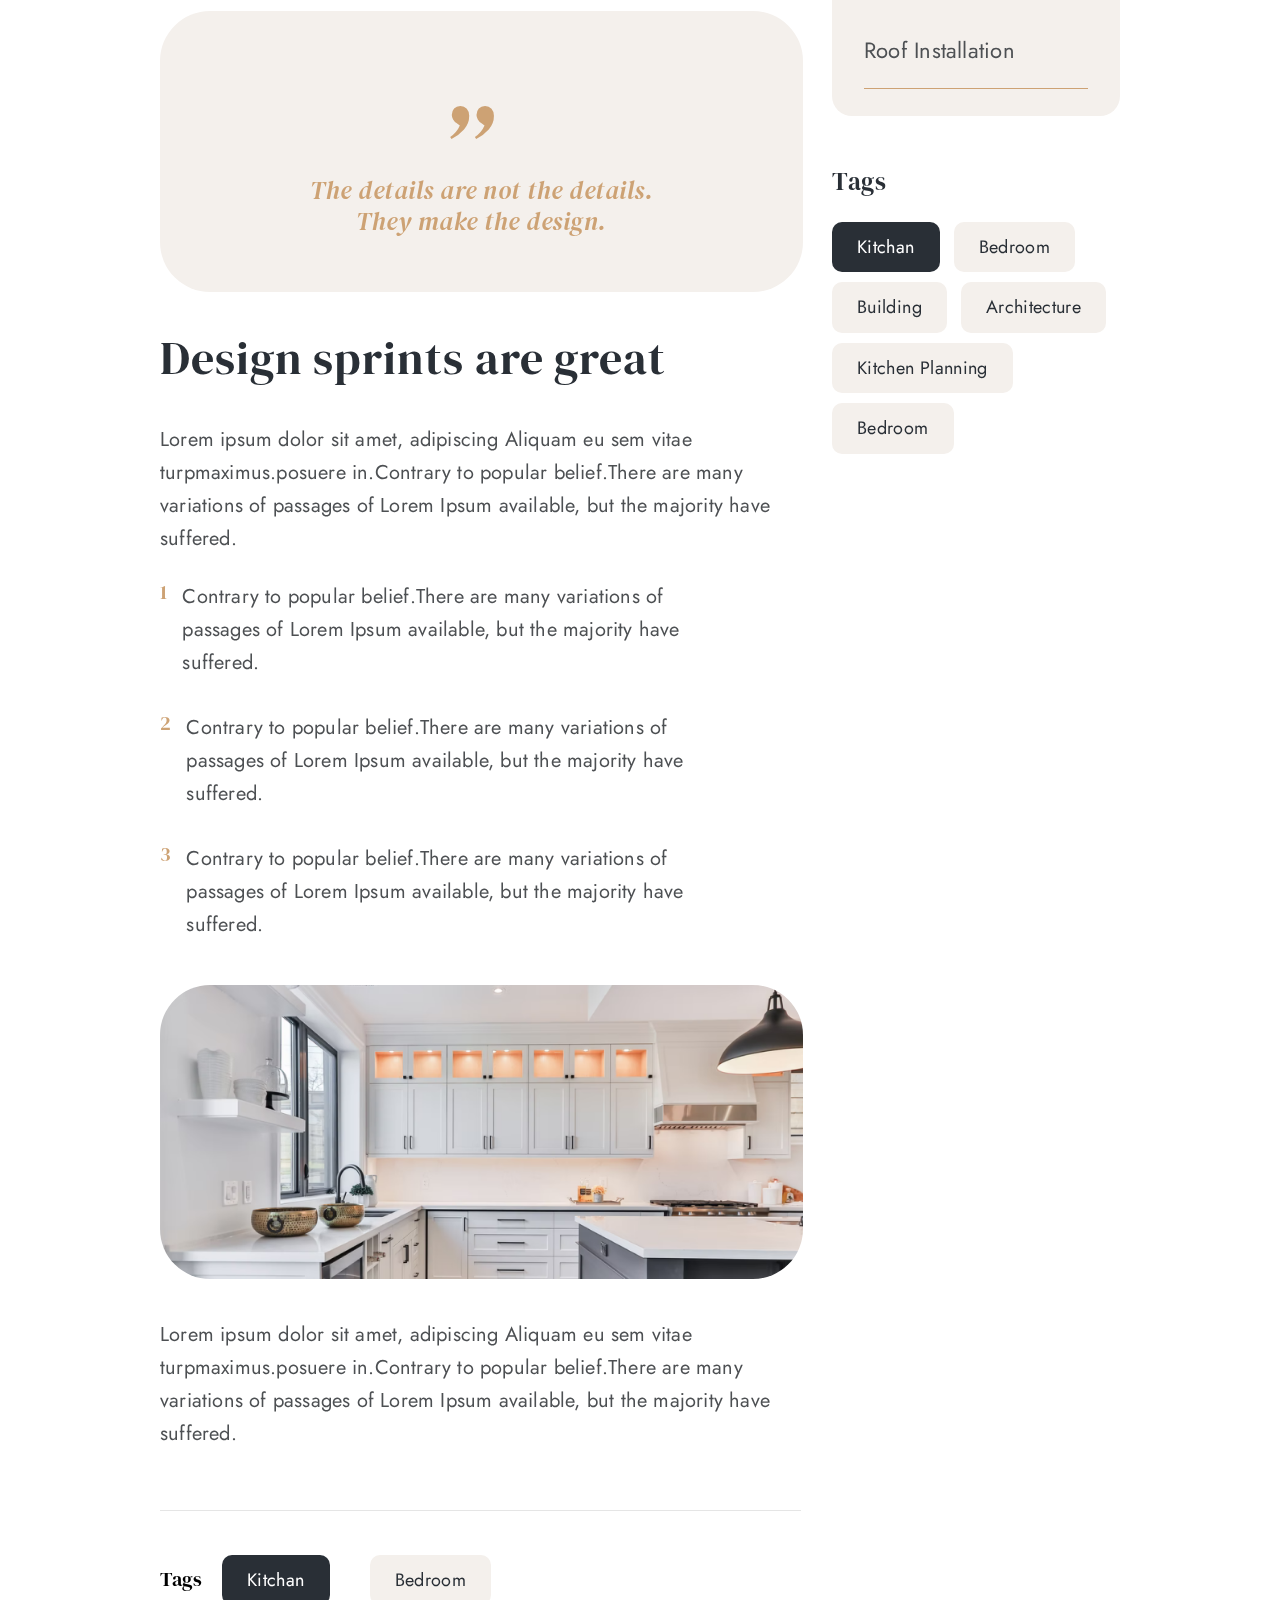
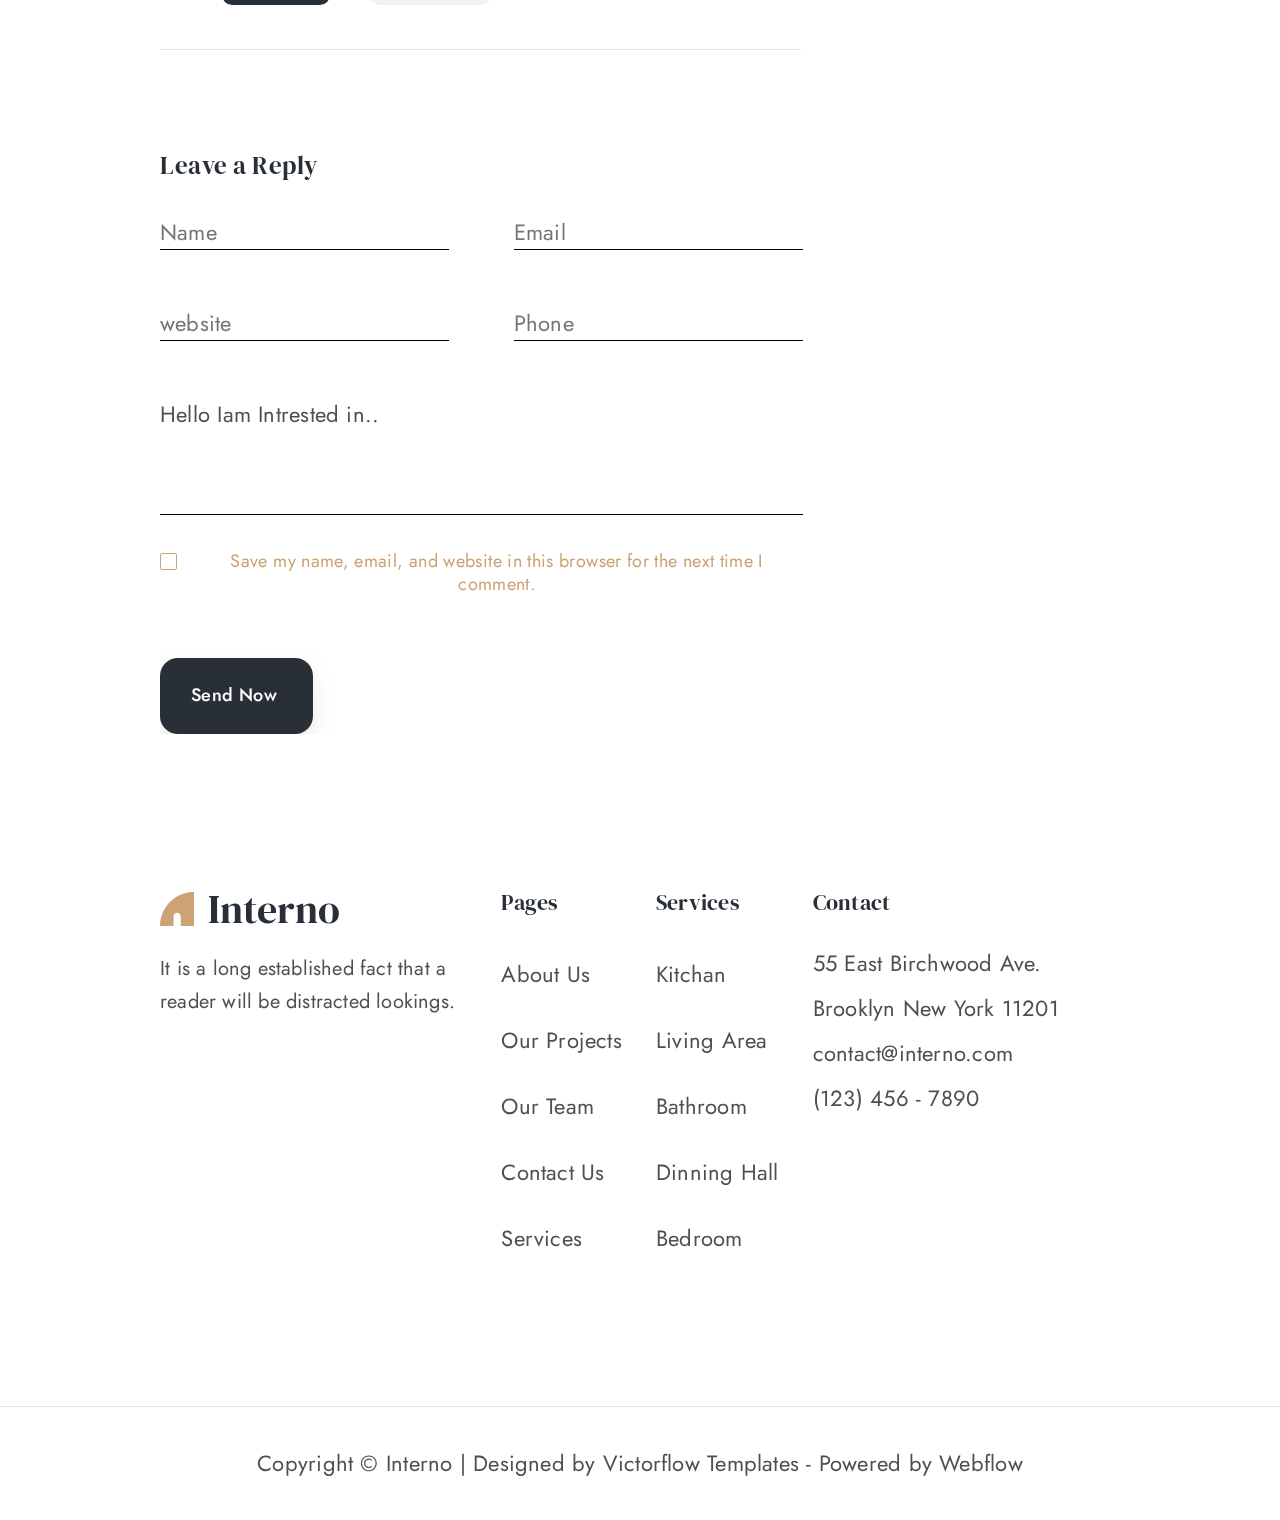
<file: blog-details.html>
<!DOCTYPE html>
<html lang="en">
<head>
    <meta charset="UTF-8">
    <meta name="viewport" content="width=device-width, initial-scale=1.0">
    <title>Interno Blog Details</title>
    <link rel="stylesheet" href="css/style.css">
    <!-- font aweacome -->
    <link rel="stylesheet" href="https://site-assets.fontawesome.com/releases/v6.4.2/css/all.css">
    <!-- fonts -->
    <link rel="preconnect" href="https://fonts.googleapis.com">
    <link rel="preconnect" href="https://fonts.gstatic.com" crossorigin>
    <link href="https://fonts.googleapis.com/css2?family=DM+Serif+Display&display=swap" rel="stylesheet">
    <link href="https://fonts.googleapis.com/css2?family=Jost&display=swap" rel="stylesheet">
</head>
<body>
    <div class="background">
        <div class="background_line"></div>
        <div class="background_line"></div>
        <div class="background_line"></div>
    </div>
    <nav class="menu">
        <div class="logo">
            <a href="#">
                <img src="img/Logo.png" alt="">
                <h1>Interno</h1>
            </a>
        </div>
        <ul class="nav_items">
            <li><a href="index.html">Home</a></li>
            <li><a href="services.html">Services</a></li>
            <li><a href="project.html">Project</a></li>
            <li><a href="blog.html">Blog</a></li>
            <li><a href="contact-us.html">Contact</a></li>
            <li><a href="faq.html">Faq's</a></li>
            <button class="search" onclick="search()"><i class="fa-regular fa-magnifying-glass"></i></button>
        </ul>
        <button class="menu_flex" onclick="menuFlex()">
            <i class="fa-regular fa-bars"></i>
        </button>
    </nav>
    <nav class="flex_menu">
        <ul class="nav_items_flex">
            <button class="close_menu" onclick="closeMenu()">
                <i class="fa-solid fa-xmark"></i>
            </button>
            <li><a href="index.html">Home</a></li>
            <li><a href="services.html">Services</a></li>
            <li><a href="project.html">Project</a></li>
            <li><a href="blog.html">Blog</a></li>
            <li><a href="contact-us.html">Contact</a></li>
            <li><a href="faq.html">Faq's</a></li>
        </ul>
    </nav>
    <header class="header_pages" id="headerBlogDetails"></header>
    <main>
        <div class="container">
            <div class="blog_details">
                <div class="blog_details_main">
                    <h3 class="h3_left">Let’s Get Solution for Building Construction Work</h3>
                    <div class="blog_details_img">
                        <img src="img/blog_img1.png" alt="">
                    </div>
                    <div class="articles_news_bottom">
                        <p class="small_p">26 December,2022 </p>
                        <p class="small_p">Interior / Design / Home / Decore</p>
                    </div>
                    <p class="p1">Lorem ipsum dolor sit amet, adipiscing Aliquam eu sem vitae turpmaximus.posuere in.Contrary to popular belief.There are many variations of passages of Lorem Ipsum available, but the majority have suffered alteration in some form, by injecthumour, or randomised words which don't look even slightly believable. <br> <br>
                       Embarrassing hidden in the middle of text. All the Lorem Ipsum generators on the Internet tend to repeat predefined chunks as necessary.
                    </p>
                    <div class="project_main_title">
                        <h3 class="h3_light_brown">“</h3>
                        <h3 class="h3_brown">The details are not the details. <br> They make the design.</h3>
                    </div>
                    <h3 class="h3_left">Design sprints are great</h3>
                    <p class="p1">Lorem ipsum dolor sit amet, adipiscing Aliquam eu sem vitae turpmaximus.posuere in.Contrary to popular belief.There are many variations of passages of Lorem Ipsum available, but the majority have suffered.</p>
                    <div class="project_num">
                        <div class="project_num_line"><span class="brown_span">1</span><p class="p1">Contrary to popular belief.There are many variations of passages of Lorem Ipsum available, but the majority have suffered.</p></div>
                        <div class="project_num_line"><span class="brown_span">2</span><p class="p1">Contrary to popular belief.There are many variations of passages of Lorem Ipsum available, but the majority have suffered.</p></div>
                        <div class="project_num_line"><span class="brown_span">3</span><p class="p1">Contrary to popular belief.There are many variations of passages of Lorem Ipsum available, but the majority have suffered.</p></div>
                    </div>
                    <div class="blog_details_img">
                        <img src="img/blog_img2.png" alt="">
                    </div>
                    <p class="p1">Lorem ipsum dolor sit amet, adipiscing Aliquam eu sem vitae turpmaximus.posuere in.Contrary to popular belief.There are many variations of passages of Lorem Ipsum available, but the majority have suffered.</p>
                    <div class="blog_details_tags">
                        <div class="blog_details_buttons">
                            <h5 class="small_h5">Tags</h5>
                            <button class="small_btn" onclick="get_started()">
                                Kitchan
                            </button>
                            <button class="small_btn not_active" onclick="get_started()">
                                Bedroom
                            </button>
                        </div>
                        <div class="blog_details_icons">
                            <a href=""><i class="fa-brands fa-facebook-f"></i></a>
                            <a href=""><i class="fa-brands fa-twitter"></i></a>
                            <a href=""><i class="fa-brands fa-linkedin-in"></i></a>
                            <a href=""><i class="fa-brands fa-instagram"></i></a>
                        </div>
                    </div>
                    <div class="form_reply">
                        <h3 class="from_h3">Leave a Reply</h3>
                        <form class="reply_from" action="">
                            <div class="form_group">
                                <input type="text" placeholder="Name">
                                <input type="email" placeholder="Email">
                            </div>
                            <div class="form_group">
                                <input type="website" placeholder="website">
                                <input type="Phone" placeholder="Phone">
                            </div>
                            <div class="form_txt_info">
                                <label for="info">Hello Iam Intrested in..</label>
                                <input id="info" type="text" placeholder="">
                            </div>
                        </form>
                        <div class="reply_form_checkbox">
                            <input type="checkbox" id="myCheckbox">
                            <label class="checkmark" for="myCheckbox"></label>
                            <p class="small_input_p">Save my name, email, and website in this browser for the next time I comment.</p>
                        </div>
                    </div>
                    <button class="large_btn" onclick="sendNow()">
                        Send Now
                        <i class="fa_arrow_right fa-light fa-arrow-right"></i>
                    </button>
                    
                </div>
                <div class="blog_details_menu">
                    <div class="blog_search">
                        <input class="search_blog_txt" type="text" placeholder="Search">
                        <button class="search_blog_btn"><i class="search_blog_i fa-solid fa-magnifying-glass"></i></button>
                    </div>
                    <div class="blog_lastet_news_block">
                        <h4 class="small_h4_left">Latest News</h4>
                        <div class="blog_lastet_news_div">
                            <h5 class="small_h5">We Focus On Comfort <br> And Gorgeous</h5>
                            <p class="small_p">06/02/2024</p>
                        </div>
                        <div class="blog_lastet_news_div">
                            <h5 class="small_h5">We Focus On Comfort <br> And Gorgeous</h5>
                            <p class="small_p">06/02/2024</p>
                        </div>
                        <div class="blog_lastet_news_div">
                            <h5 class="small_h5">We Focus On Comfort <br> And Gorgeous</h5>
                            <p class="small_p">06/02/2024</p>
                        </div>
                    </div>
                    <div class="blog_caregories">
                        <h4 class="small_h4_left">Categories</h4>
                        <div class="blog_lastet_news_div">
                            <p class="small_gray_p">Decoration</p>
                        </div>
                        <div class="blog_lastet_news_div">
                            <p class="small_gray_p">Door Windows</p>
                        </div>
                        <div class="blog_lastet_news_div">
                            <p class="small_gray_p">Home Land</p>
                        </div>
                        <div class="blog_lastet_news_div">
                            <p class="small_gray_p">Roof Installation</p>
                        </div>
                    </div>
                    <div class="blog_tags">
                        <h4 class="small_h4_left">Tags</h4>
                        <div class="blog_tags_buttons">
                            <button class="small_btn" onclick="blogKitchan()">
                                Kitchan
                            </button>
                            <button class="small_btn not_active" onclick="blogBedroom()">
                                Bedroom
                            </button>
                            <button class="small_btn not_active" onclick="blogBuilding()">
                                Building
                            </button>
                            <button class="small_btn not_active" onclick="blogArchitecture()">
                                Architecture
                            </button>
                            <button class="small_btn not_active" onclick="blogKitchenPlanning()">
                                Kitchen Planning
                            </button>
                            <button class="small_btn not_active" onclick="getBedroom()">
                                Bedroom
                            </button>
                        </div>
                    </div>
                </div>
                
            </div>
            <button class="blog_details_flex" onclick="blogDetailsFlex()">Blog Details</button>
        </div>
        
        <div id="thanksDiv" class="thanks_request">
            <div class="thanks_body">
                <h2 class="thanks_request_h2">Thank you for your request</h2>
                <p class="p1">Lorem ipsum dolor sit amet, consectetur adipisicing elit. Amet recusandae voluptate architecto animi eius! Voluptas doloremque magnam soluta? Perspiciatis voluptatum dicta magnam, omnis maxime quasi eligendi debitis consequatur aut non sit excepturi dolor ullam quaerat, facere qui ab eveniet earum? Hic laboriosam a amet repellat ipsa illum qui expedita animi.</p>
                <button id="closeThankDiv" class="close_thankDiv" onclick="closeFormProject()">
                    <i class="fa-solid fa-xmark"></i>
                </button>
            </div>
        </div>
    </main>
    <footer class="foot">
        <div class="foot_body">
            <div class="foot_section">
                <div class="foot_logo">
                    <a class="a_logo" href="#">
                        <img src="img/Logo.png" alt="">
                        <h1>Interno</h1>
                    </a>
                    <p class="p1">It is a long established fact that a reader will be distracted lookings.</p>
                    <div class="socials_foot">
                        <a href="#"><i class="fa-brands fa-facebook-f"></i></a>
                        <a href="#"><i class="fa-brands fa-twitter"></i></a>
                        <a href="#"><i class="fa-brands fa-linkedin-in"></i></a>
                        <a href="#"><i class="fa-brands fa-instagram"></i></a>
                    </div>
                </div>
            </div>
            <div class="foot_info">
                <h5 class="info_h5">Pages</h5>
                <a href="about.html">About Us</a>
                <a href="project.html">Our Projects</a>
                <a href="team.html">Our Team</a>
                <a href="contact-us.html">Contact Us</a>
                <a href="services.html">Services</a>
            </div>
            <div class="foot_info">
                <h5 class="info_h5">Services</h5>
                <a href="project.html?activeBtn=Kitchan">Kitchan</a>
                <a href="project.html?activeBtn=LivingArea">Living Area</a>
                <a href="project.html?activeBtn=Bathroom">Bathroom</a>
                <a href="project.html?activeBtn=BedRoom">Dinning Hall</a>
                <a href="project.html?activeBtn=BedRoom">Bedroom</a>
            </div>
            <div class="foot_contact">
                <h5 class="info_h5">Contact</h5>
                <a href="#">55 East Birchwood Ave. Brooklyn New York 11201</a>
                <a href="#">contact@interno.com</a>
                <a href="#">(123) 456 - 7890</a>
            </div>
        </div>
    </footer>
    <div class="foot_bottom">
        <a class="a_foot" href="#">Copyright © Interno | Designed by Victorflow Templates - Powered by Webflow</a>
    </div>

    <script src="js/script.js"></script>
</body>
</html>
</file>
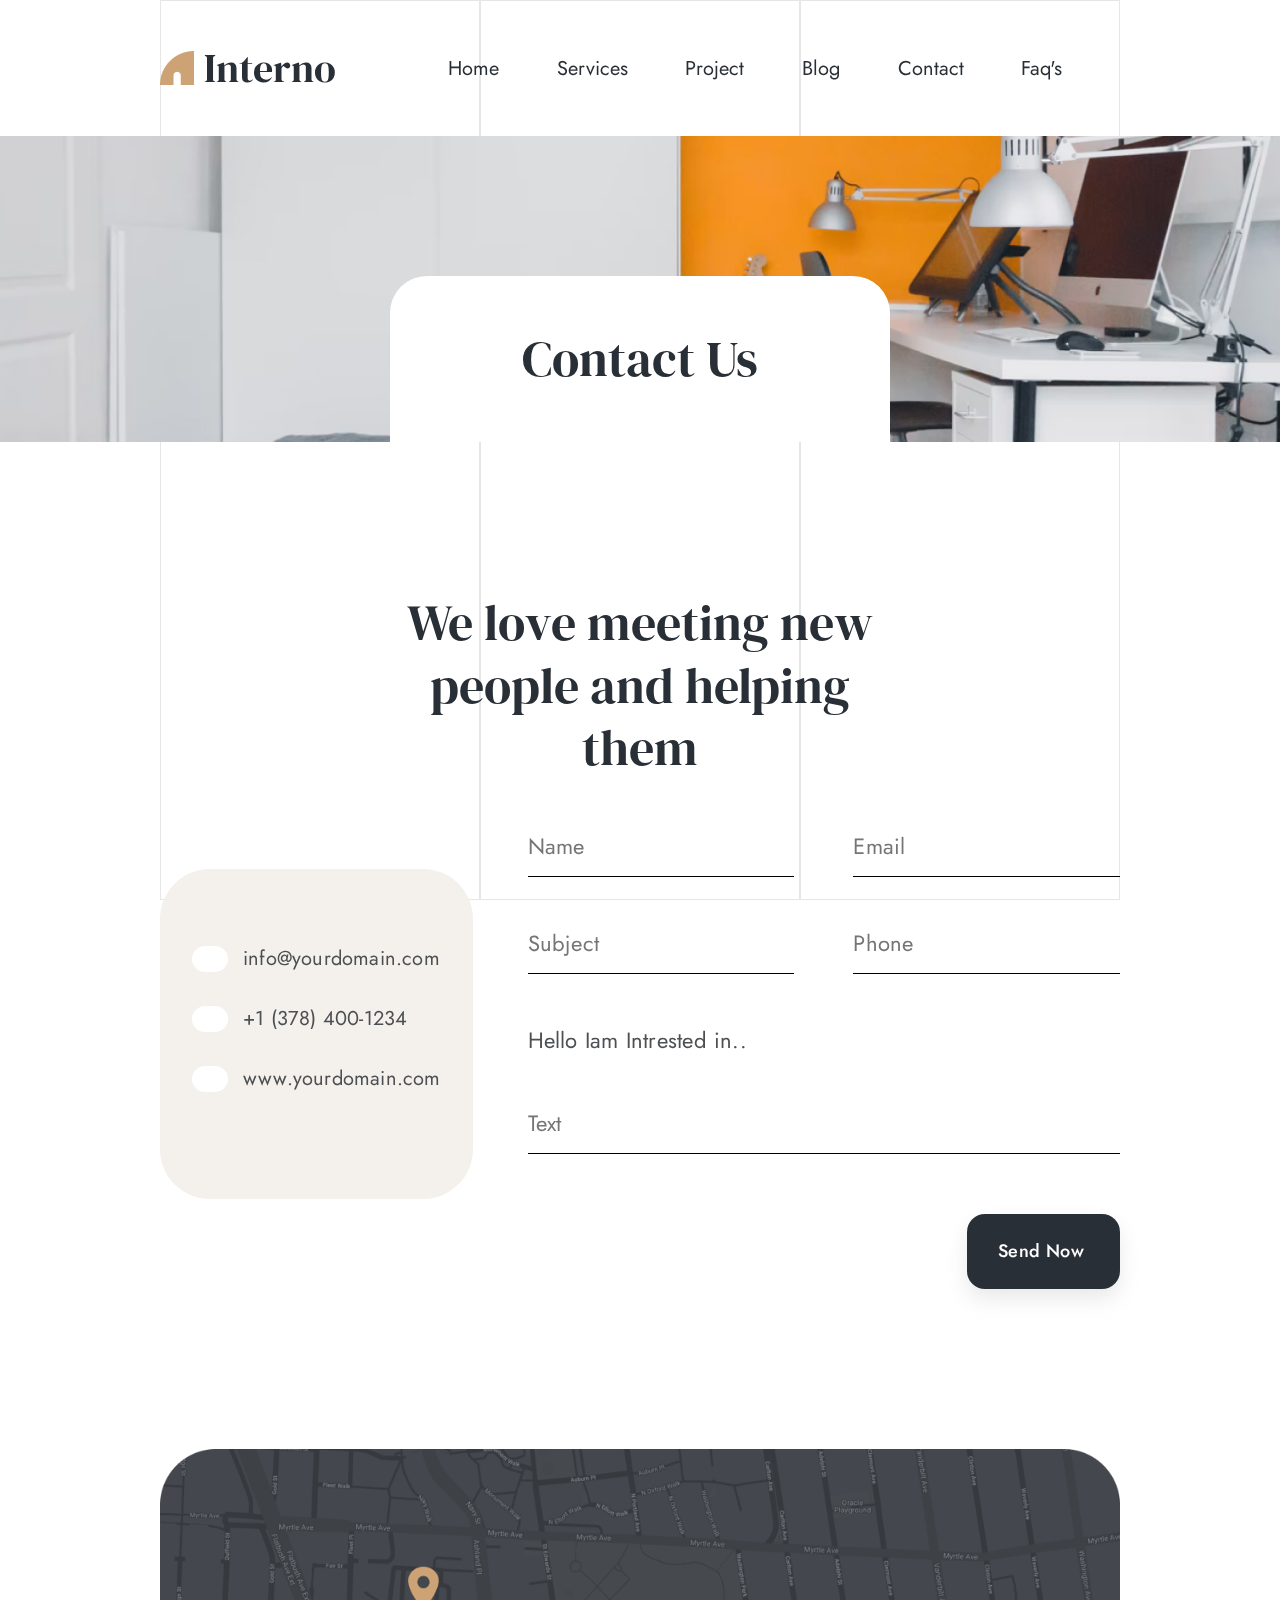
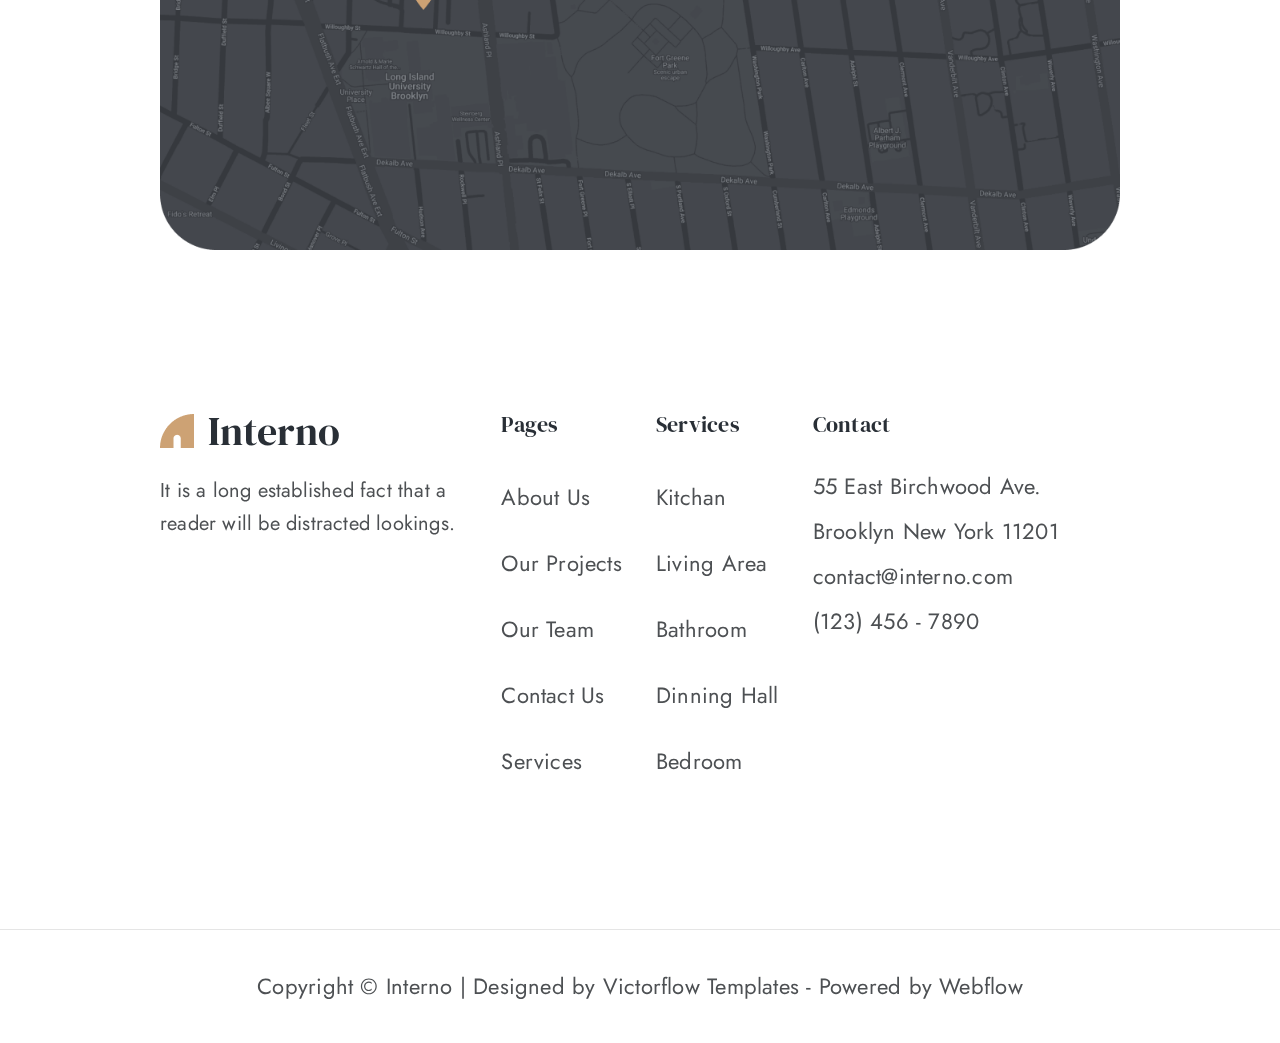
<file: contact-us.html>
<!DOCTYPE html>
<html lang="en">
<head>
    <meta charset="UTF-8">
    <meta name="viewport" content="width=device-width, initial-scale=1.0">
    <title>Interno Contact Us</title>
    <link rel="stylesheet" href="css/style.css">
    <!-- font aweacome -->
    <link rel="stylesheet" href="https://site-assets.fontawesome.com/releases/v6.4.2/css/all.css">
    <!-- fonts -->
    <link rel="preconnect" href="https://fonts.googleapis.com">
    <link rel="preconnect" href="https://fonts.gstatic.com" crossorigin>
    <link href="https://fonts.googleapis.com/css2?family=DM+Serif+Display&display=swap" rel="stylesheet">
    <link href="https://fonts.googleapis.com/css2?family=Jost&display=swap" rel="stylesheet">
</head>
<body>
    <div class="background">
        <div class="background_line"></div>
        <div class="background_line"></div>
        <div class="background_line"></div>
    </div>
    <nav class="menu">
        <div class="logo">
            <a href="#">
                <img src="img/Logo.png" alt="">
                <h1>Interno</h1>
            </a>
        </div>
        <ul class="nav_items">
            <li><a href="index.html">Home</a></li>
            <li><a href="services.html">Services</a></li>
            <li><a href="project.html">Project</a></li>
            <li><a href="blog.html">Blog</a></li>
            <li><a href="#">Contact</a></li>
            <li><a href="faq.html">Faq's</a></li>
            <button class="search" onclick="search()"><i class="fa-regular fa-magnifying-glass"></i></button>
        </ul>
        <button class="menu_flex" onclick="menuFlex()">
            <i class="fa-regular fa-bars"></i>
        </button>
    </nav>
    <nav class="flex_menu">
        <ul class="nav_items_flex">
            <button class="close_menu" onclick="closeMenu()">
                <i class="fa-solid fa-xmark"></i>
            </button>
            <li><a href="index.html">Home</a></li>
            <li><a href="services.html">Services</a></li>
            <li><a href="project.html">Project</a></li>
            <li><a href="blog.html">Blog</a></li>
            <li><a href="#">Contact</a></li>
            <li><a href="about.html">About Us</a></li>
            <li><a href="faq.html">Faq's</a></li>
        </ul>
    </nav>
    <header class="header_pages" id="headerContactUs">
        <div class="header_pages_block">
            <h2 class="h2_center">Contact Us</h2>
        </div>
    </header>
    <main>
        <div class="container">
            <div class="contact_us">
                <div class="contact_us_title">
                    <h2 class="h2_center">
                        We love meeting new people and helping them
                    </h2>
                </div>
                <div class="contact_us_flex">
                    <div class="contact_us_contact_info">
                        <div class="contact_us_contact_info_line">
                            <div class="contact_us_contact_info_icon">
                                <i class="fa-regular fa-envelope"></i>
                            </div>
                            <a class="personal_a" href="#">info@yourdomain.com</a>
                        </div>
                        <div class="contact_us_contact_info_line">
                            <div class="contact_us_contact_info_icon">
                                <i class="fa-regular fa-phone"></i>
                            </div>
                            <a class="personal_a" href="#">+1 (378) 400-1234</a>
                        </div>
                        <div class="contact_us_contact_info_line">
                            <div class="contact_us_contact_info_icon">
                                <i class="fa-light fa-earth-americas"></i>
                            </div>
                            <a class="personal_a" href="#">www.yourdomain.com</a>
                        </div>
                        <div class="contact_us_contact_socials">
                            <a href="#"><i class="fa-brands fa-facebook-f"></i></a>
                            <a href="#"><i class="fa-brands fa-twitter"></i></a>
                            <a href="#"><i class="fa-brands fa-linkedin-in"></i></a>
                            <a href="#"><i class="fa-brands fa-instagram"></i></a>
                        </div>
                    </div>
                    <div class="contact_us_contact_form">
                        <form class="contact_us_form" action="">
                            <div class="contact_us_from_flex">
                                <input type="text" placeholder="Name">
                                <input type="email" placeholder="Email">
                            </div>
                            <div class="contact_us_from_flex">
                                <input type="text" placeholder="Subject">
                                <input type="phonenumber" placeholder="Phone">
                            </div>
                            <div class="contact_us_from_txt">
                                <label for="text">Hello Iam Intrested in..</label>
                                <input type="text" placeholder="Text">
                            </div>
                        </form>
                        <button class="large_btn" onclick="contactUsForm()">
                            Send Now
                            <i class="fa_arrow_right fa-light fa-arrow-right"></i>
                        </button>
                        <div id="thanksDiv" class="thanks_request">
                            <div class="thanks_body">
                                <h2 class="thanks_request_h2">Thank you for your request</h2>
                                <p class="p1">Lorem ipsum dolor sit amet, consectetur adipisicing elit. Amet recusandae voluptate architecto animi eius! Voluptas doloremque magnam soluta? Perspiciatis voluptatum dicta magnam, omnis maxime quasi eligendi debitis consequatur aut non sit excepturi dolor ullam quaerat, facere qui ab eveniet earum? Hic laboriosam a amet repellat ipsa illum qui expedita animi.</p>
                                <button id="closeThankDiv" class="close_thankDiv" onclick="closeFormProject()">
                                    <i class="fa-solid fa-xmark"></i>
                                </button>
                            </div>
                        </div>
                    </div>
                </div>
            </div>
            <div class="contatct_us_map">
                <a href="https://www.google.com/maps/place/Evergreen+Tree+Shrub/@40.6918425,-73.9790956,18.5z/data=!4m15!1m8!3m7!1s0x89c25bb6d2f3f01f:0xbe7b4d1d50acf454!2sFort+Greene,+Brooklyn,+NY,+USA!3b1!8m2!3d40.6920638!4d-73.9741874!16zL20vMDJiMG1i!3m5!1s0x89c25a2226b29edd:0x20672e8ef3e42cdc!8m2!3d40.6924531!4d-73.9793699!16s%2Fg%2F1tgzc802?entry=ttu" target="_blank" ><img src="img/Map.png" alt=""></a>
            </div>
        </div>
    </main>
    <footer class="foot">
        <div class="foot_body">
            <div class="foot_section">
                <div class="foot_logo">
                    <a class="a_logo" href="#">
                        <img src="img/Logo.png" alt="">
                        <h1>Interno</h1>
                    </a>
                    <p class="p1">It is a long established fact that a reader will be distracted lookings.</p>
                    <div class="socials_foot">
                        <a href="#"><i class="fa-brands fa-facebook-f"></i></a>
                        <a href="#"><i class="fa-brands fa-twitter"></i></a>
                        <a href="#"><i class="fa-brands fa-linkedin-in"></i></a>
                        <a href="#"><i class="fa-brands fa-instagram"></i></a>
                    </div>
                </div>
            </div>
            <div class="foot_info">
                <h5 class="info_h5">Pages</h5>
                <a href="about.html">About Us</a>
                <a href="project.html">Our Projects</a>
                <a href="team.html">Our Team</a>
                <a href="#">Contact Us</a>
                <a href="services.html">Services</a>
            </div>
            <div class="foot_info">
                <h5 class="info_h5">Services</h5>
                <a href="project.html?activeBtn=Kitchan">Kitchan</a>
                <a href="project.html?activeBtn=LivingArea">Living Area</a>
                <a href="project.html?activeBtn=Bathroom">Bathroom</a>
                <a href="project.html?activeBtn=BedRoom">Dinning Hall</a>
                <a href="project.html?activeBtn=BedRoom">Bedroom</a>
            </div>
            <div class="foot_contact">
                <h5 class="info_h5">Contact</h5>
                <a href="#">55 East Birchwood Ave. Brooklyn New York 11201</a>
                <a href="#">contact@interno.com</a>
                <a href="#">(123) 456 - 7890</a>
            </div>
        </div>
    </footer>
    <div class="foot_bottom">
        <a class="a_foot" href="#">Copyright © Interno | Designed by Victorflow Templates - Powered by Webflow</a>
    </div>

    <script src="js/script.js"></script>
</body>
</html>
</file>
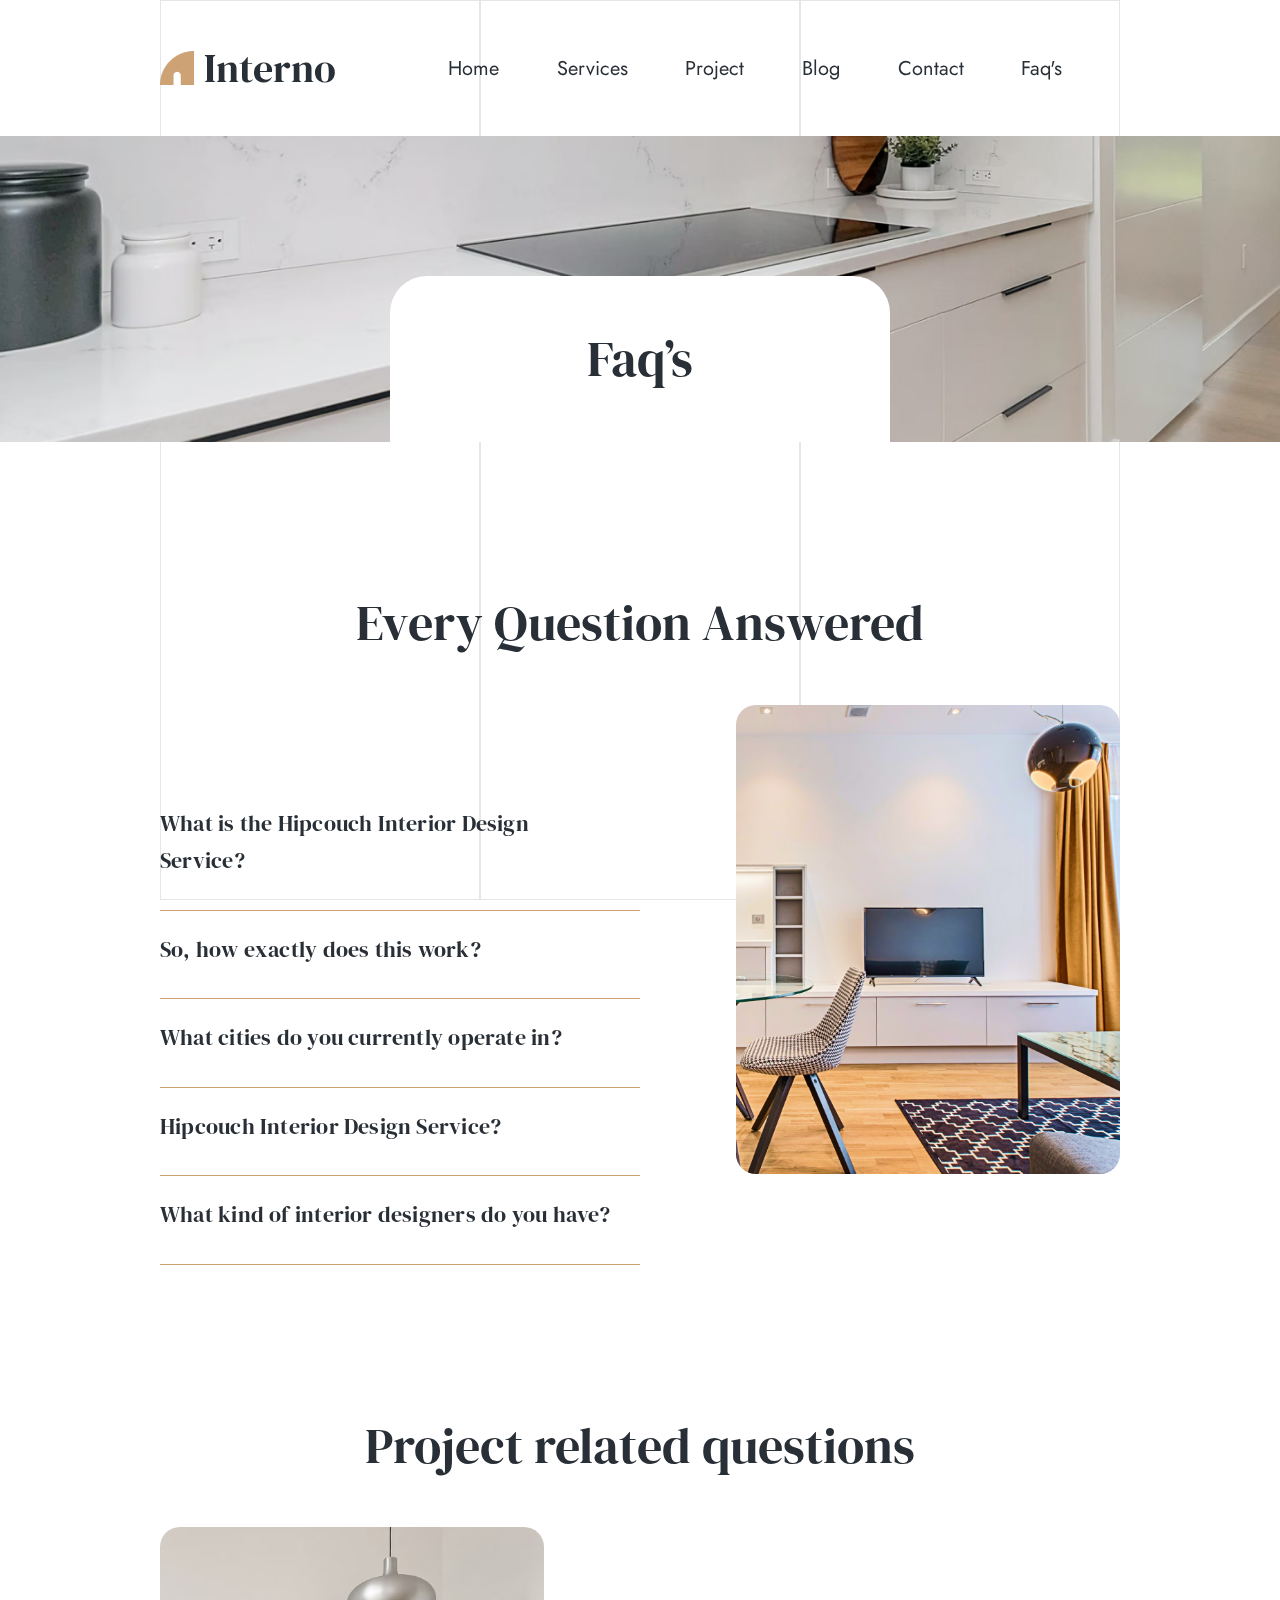
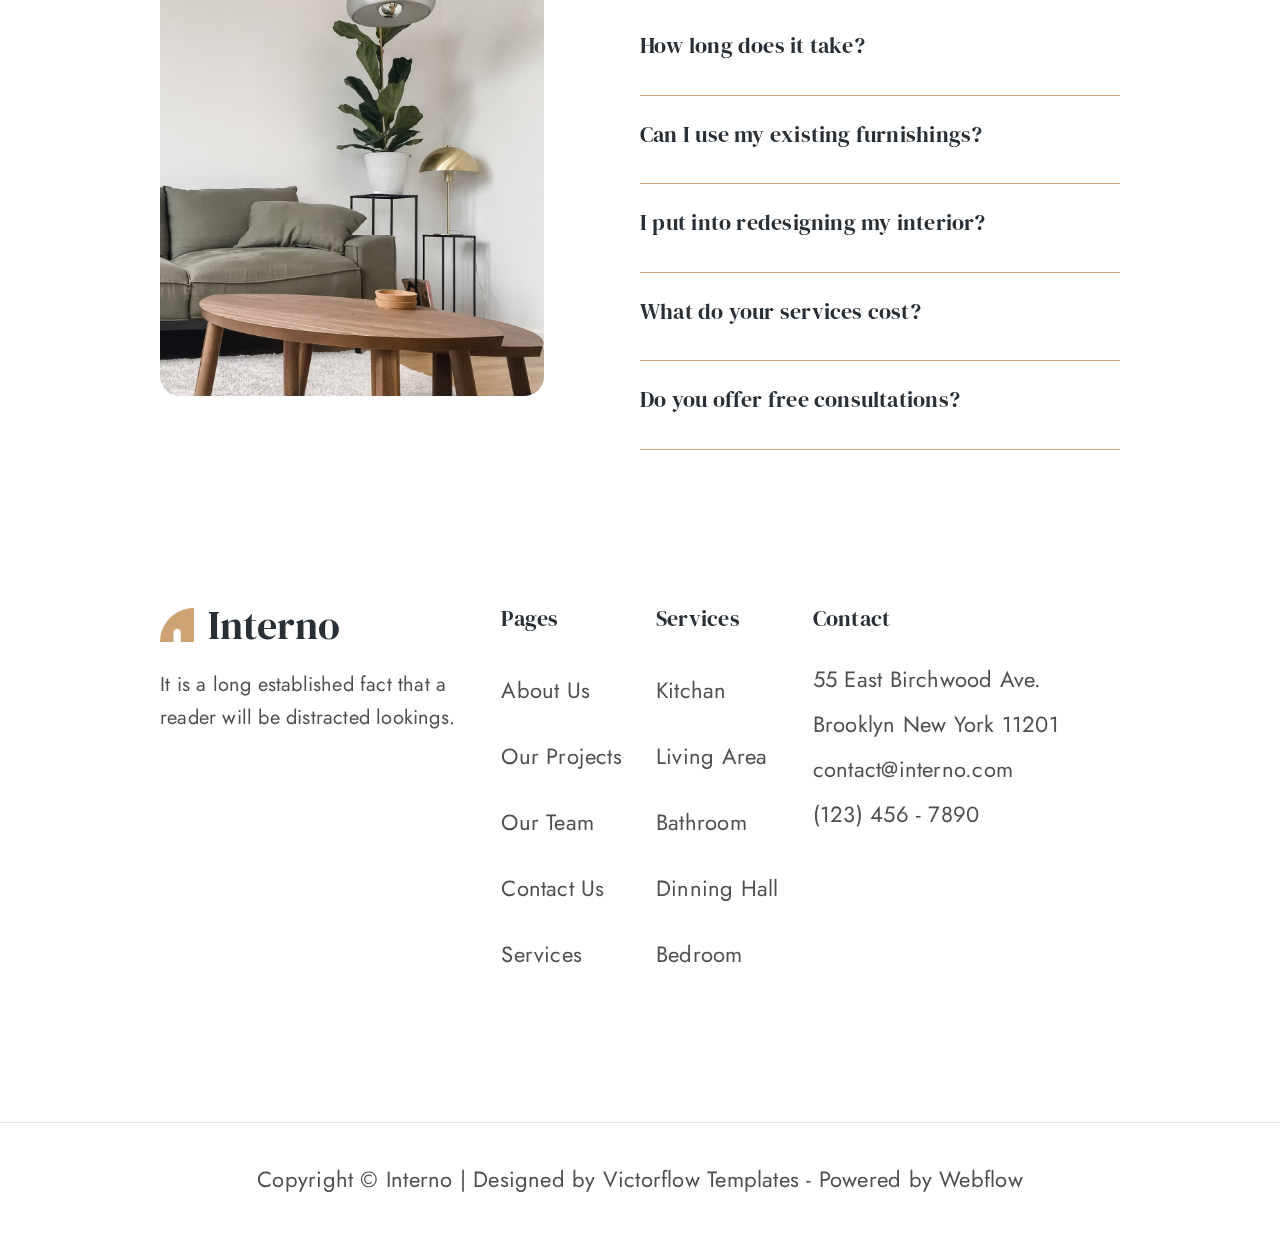
<file: faq.html>
<!DOCTYPE html>
<html lang="en">
<head>
    <meta charset="UTF-8">
    <meta name="viewport" content="width=device-width, initial-scale=1.0">
    <title>Interno Faq's</title>
    <link rel="stylesheet" href="css/style.css">
    <!-- font aweacome -->
    <link rel="stylesheet" href="https://site-assets.fontawesome.com/releases/v6.4.2/css/all.css">
    <!-- fonts -->
    <link rel="preconnect" href="https://fonts.googleapis.com">
    <link rel="preconnect" href="https://fonts.gstatic.com" crossorigin>
    <link href="https://fonts.googleapis.com/css2?family=DM+Serif+Display&display=swap" rel="stylesheet">
    <link href="https://fonts.googleapis.com/css2?family=Jost&display=swap" rel="stylesheet">
</head>
<body>
    <div class="background">
        <div class="background_line"></div>
        <div class="background_line"></div>
        <div class="background_line"></div>
    </div>
    <nav class="menu">
        <div class="logo">
            <a href="#">
                <img src="img/Logo.png" alt="">
                <h1>Interno</h1>
            </a>
        </div>
        <ul class="nav_items">
            <li><a href="index.html">Home</a></li>
            <li><a href="services.html">Services</a></li>
            <li><a href="project.html">Project</a></li>
            <li><a href="blog.html">Blog</a></li>
            <li><a href="contact-us.html">Contact</a></li>
            <li><a href="faq.html">Faq's</a></li>
            <button class="search" onclick="search()"><i class="fa-regular fa-magnifying-glass"></i></button>
        </ul>
        <button class="menu_flex" onclick="menuFlex()">
            <i class="fa-regular fa-bars"></i>
        </button>
    </nav>
    <nav class="flex_menu">
        <ul class="nav_items_flex">
            <button class="close_menu" onclick="closeMenu()">
                <i class="fa-solid fa-xmark"></i>
            </button>
            <li><a href="index.html">Home</a></li>
            <li><a href="services.html">Services</a></li>
            <li><a href="project.html">Project</a></li>
            <li><a href="blog.html">Blog</a></li>
            <li><a href="contact-us.html">Contact</a></li>
            <li><a href="about.html">About Us</a></li>
            <li><a href="faq.html">Faq's</a></li>
        </ul>
    </nav>
    <header class="header_pages" id="headerQuestions">
        <div class="header_pages_block">
            <h2 class="h2_center">Faq’s</h2>
        </div>
    </header>
    <main>
        <div class="container">
            <div class="questions_div">
                <h2 class="h2_center">Every Question Answered</h2>
                <div class="questions_flex">
                    <div class="question_answerds">
                        <div class="question_answerds_line">
                            <div class="question_answerds_title">
                                <h5 class="info_h5">What is the Hipcouch Interior Design Service?</h5>
                                <button class="question_btn" onclick="questionsBtn(event)">
                                    <i class="fa-solid fa-chevron-right"></i>
                                </button>
                            </div>
                            <p id="questionP1" class="p1 display_none">
                                Lorem ipsum dolor sit amet, adipiscing Aliquam eu sem vitae turpmaximus.posuere in.Contrary popular belief. There are many variations of passages of Lorem Ipsum available, but the majority randomised.
                            </p>
                        </div>
                        <div class="question_answerds_line">
                            <div class="question_answerds_title">
                                <h5 class="info_h5">So, how exactly does this work?</h5>
                                <button class="question_btn" onclick="questionsBtn(event)">
                                    <i class="fa-solid fa-chevron-right"></i>
                                </button>
                            </div>
                            <p id="questionP1" class="p1 display_none">
                                Lorem ipsum dolor sit amet, adipiscing Aliquam eu sem vitae turpmaximus.posuere in.Contrary popular belief. There are many variations of passages of Lorem Ipsum available, but the majority randomised.
                            </p>
                        </div>
                        <div class="question_answerds_line">
                            <div class="question_answerds_title">
                                <h5 class="info_h5">What cities do you currently operate in?</h5>
                                <button class="question_btn" onclick="questionsBtn(event)">
                                    <i class="fa-solid fa-chevron-right"></i>
                                </button>
                            </div>
                            <p id="questionP1" class="p1 display_none">
                                Lorem ipsum dolor sit amet, adipiscing Aliquam eu sem vitae turpmaximus.posuere in.Contrary popular belief. There are many variations of passages of Lorem Ipsum available, but the majority randomised.
                            </p>
                        </div>
                        <div class="question_answerds_line">
                            <div class="question_answerds_title">
                                <h5 class="info_h5">Hipcouch Interior Design Service?</h5>
                                <button class="question_btn" onclick="questionsBtn(event)">
                                    <i class="fa-solid fa-chevron-right"></i>
                                </button>
                            </div>
                            <p id="questionP1" class="p1 display_none">
                                Lorem ipsum dolor sit amet, adipiscing Aliquam eu sem vitae turpmaximus.posuere in.Contrary popular belief. There are many variations of passages of Lorem Ipsum available, but the majority randomised.
                            </p>
                        </div>
                        <div class="question_answerds_line">
                            <div class="question_answerds_title">
                                <h5 class="info_h5">What kind of interior designers do you have?</h5>
                                <button class="question_btn" onclick="questionsBtn(event)">
                                    <i class="fa-solid fa-chevron-right"></i>
                                </button>
                            </div>
                            <p id="questionP1" class="p1 display_none">
                                Lorem ipsum dolor sit amet, adipiscing Aliquam eu sem vitae turpmaximus.posuere in.Contrary popular belief. There are many variations of passages of Lorem Ipsum available, but the majority randomised.
                            </p>
                        </div>
                    </div>
                    <div class="question_img">
                        <img src="img/questionimg1.jpg" alt="">
                    </div>
                </div>
            </div>
            <div class="questions_div">
                <h2 class="h2_center">Project related questions</h2>
                <div class="questions_flex">
                    <div class="question_img">
                        <img src="img/questionimg2.jpg" alt="">
                    </div>
                    <div class="question_answerds">
                        <div class="question_answerds_line">
                            <div class="question_answerds_title">
                                <h5 class="info_h5">How long does it take?</h5>
                                <button class="question_btn" onclick="questionsBtn(event)" style="transform: rotate(0deg);">
                                    <i class="fa-solid fa-chevron-right"></i>
                                </button>
                            </div>
                            <p id="questionP1" class="p1 display_none">
                                Lorem ipsum dolor sit amet, adipiscing Aliquam eu sem vitae turpmaximus.posuere in.Contrary popular belief. There are many variations of passages of Lorem Ipsum available, but the majority randomised.
                            </p>
                        </div>
                        <div class="question_answerds_line">
                            <div class="question_answerds_title">
                                <h5 class="info_h5">Can I use my existing furnishings?</h5>
                                <button class="question_btn" onclick="questionsBtn(event)" style="transform: rotate(0deg);">
                                    <i class="fa-solid fa-chevron-right"></i>
                                </button>
                            </div>
                            <p id="questionP1" class="p1 display_none">
                                Lorem ipsum dolor sit amet, adipiscing Aliquam eu sem vitae turpmaximus.posuere in.Contrary popular belief. There are many variations of passages of Lorem Ipsum available, but the majority randomised.
                            </p>
                        </div>
                        <div class="question_answerds_line">
                            <div class="question_answerds_title">
                                <h5 class="info_h5">I put into redesigning my interior?</h5>
                                <button class="question_btn" onclick="questionsBtn(event)">
                                    <i class="fa-solid fa-chevron-right"></i>
                                </button>
                            </div>
                            <p id="questionP1" class="p1 display_none">
                                Lorem ipsum dolor sit amet, adipiscing Aliquam eu sem vitae turpmaximus.posuere in.Contrary popular belief. There are many variations of passages of Lorem Ipsum available, but the majority randomised.
                            </p>
                        </div>
                        <div class="question_answerds_line">
                            <div class="question_answerds_title">
                                <h5 class="info_h5">What do your services cost?</h5>
                                <button class="question_btn" onclick="questionsBtn(event)">
                                    <i class="fa-solid fa-chevron-right"></i>
                                </button>
                            </div>
                            <p id="questionP1" class="p1 display_none">
                                Lorem ipsum dolor sit amet, adipiscing Aliquam eu sem vitae turpmaximus.posuere in.Contrary popular belief. There are many variations of passages of Lorem Ipsum available, but the majority randomised.
                            </p>
                        </div>
                        <div class="question_answerds_line">
                            <div class="question_answerds_title">
                                <h5 class="info_h5">Do you offer free consultations?</h5>
                                <button class="question_btn" onclick="questionsBtn(event)">
                                    <i class="fa-solid fa-chevron-right"></i>
                                </button>
                            </div>
                            <p id="questionP1" class="p1 display_none">
                                Lorem ipsum dolor sit amet, adipiscing Aliquam eu sem vitae turpmaximus.posuere in.Contrary popular belief. There are many variations of passages of Lorem Ipsum available, but the majority randomised.
                            </p>
                        </div>
                    </div>
                </div>
            </div>
        </div>
    </main>
    <footer class="foot">
        <div class="foot_body">
            <div class="foot_section">
                <div class="foot_logo">
                    <a class="a_logo" href="#">
                        <img src="img/Logo.png" alt="">
                        <h1>Interno</h1>
                    </a>
                    <p class="p1">It is a long established fact that a reader will be distracted lookings.</p>
                    <div class="socials_foot">
                        <a href="#"><i class="fa-brands fa-facebook-f"></i></a>
                        <a href="#"><i class="fa-brands fa-twitter"></i></a>
                        <a href="#"><i class="fa-brands fa-linkedin-in"></i></a>
                        <a href="#"><i class="fa-brands fa-instagram"></i></a>
                    </div>
                </div>
            </div>
            <div class="foot_info">
                <h5 class="info_h5">Pages</h5>
                <a href="about.html">About Us</a>
                <a href="project.html">Our Projects</a>
                <a href="team.html">Our Team</a>
                <a href="contact-us.html">Contact Us</a>
                <a href="services.html">Services</a>
            </div>
            <div class="foot_info">
                <h5 class="info_h5">Services</h5>
                <a href="project.html?activeBtn=Kitchan">Kitchan</a>
                <a href="project.html?activeBtn=LivingArea">Living Area</a>
                <a href="project.html?activeBtn=Bathroom">Bathroom</a>
                <a href="project.html?activeBtn=BedRoom">Dinning Hall</a>
                <a href="project.html?activeBtn=BedRoom">Bedroom</a>
            </div>
            <div class="foot_contact">
                <h5 class="info_h5">Contact</h5>
                <a href="#">55 East Birchwood Ave. Brooklyn New York 11201</a>
                <a href="#">contact@interno.com</a>
                <a href="#">(123) 456 - 7890</a>
            </div>
        </div>
    </footer>
    <div class="foot_bottom">
        <a class="a_foot" href="#">Copyright © Interno | Designed by Victorflow Templates - Powered by Webflow</a>
    </div>
    <script src="js/script.js"></script>
</body>
</html>
</file>
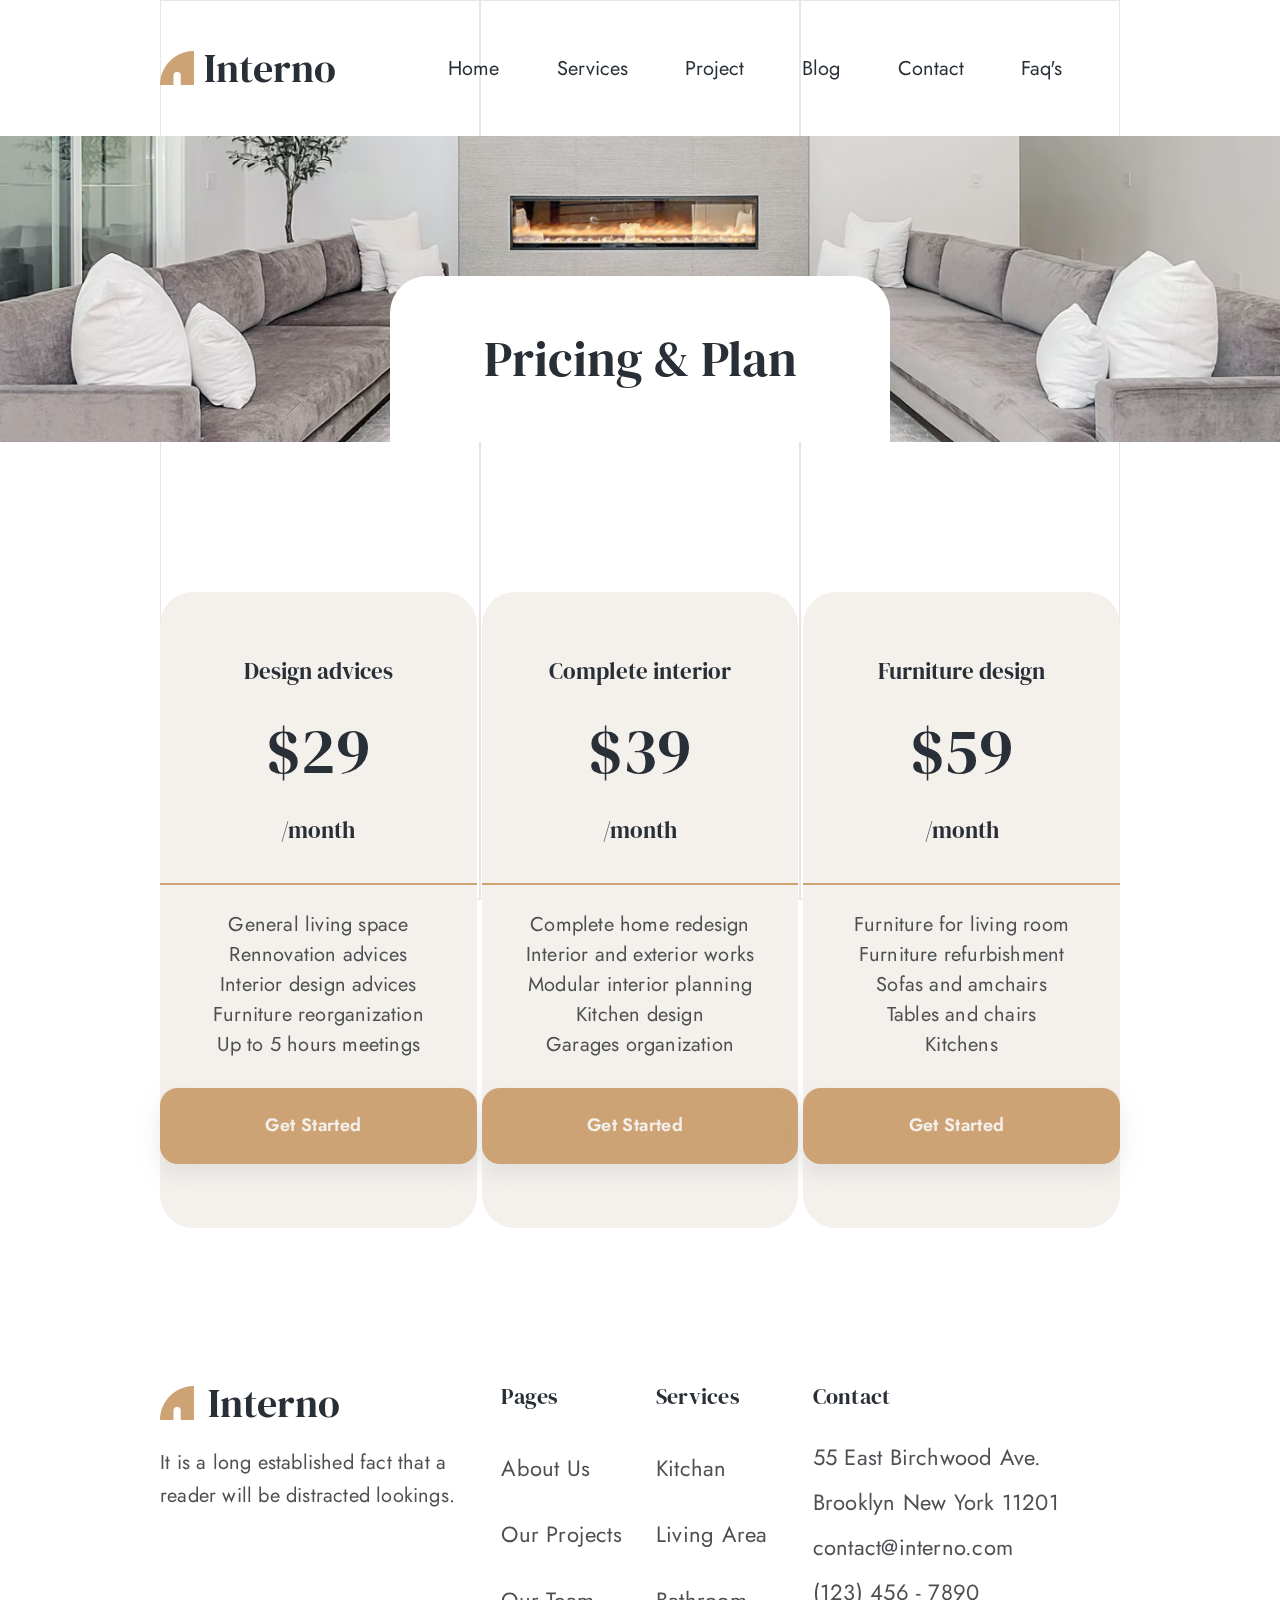
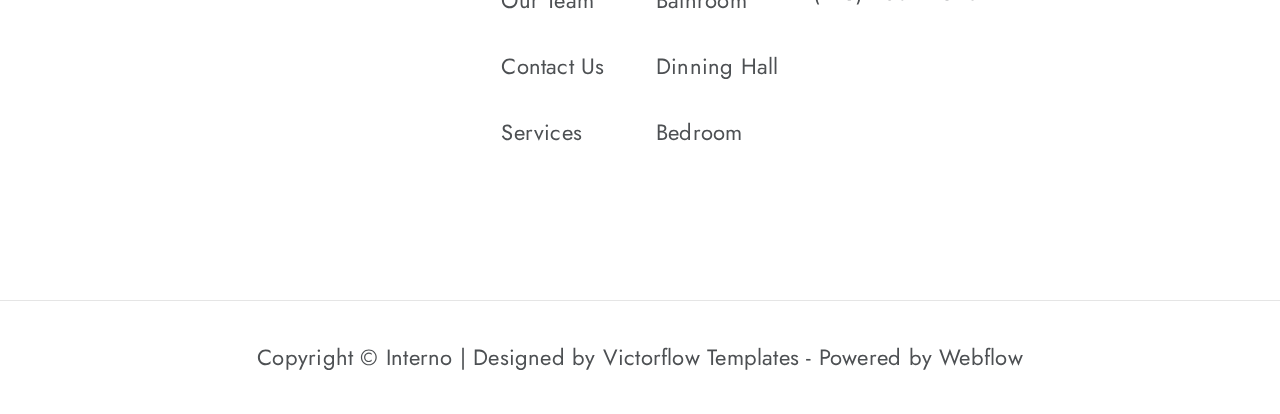
<file: pricing.html>
<!DOCTYPE html>
<html lang="en">
<head>
    <meta charset="UTF-8">
    <meta name="viewport" content="width=device-width, initial-scale=1.0">
    <title>Interno Pricing</title>
    <link rel="stylesheet" href="css/style.css">
    <!-- font aweacome -->
    <link rel="stylesheet" href="https://site-assets.fontawesome.com/releases/v6.4.2/css/all.css">
    <!-- fonts -->
    <link rel="preconnect" href="https://fonts.googleapis.com">
    <link rel="preconnect" href="https://fonts.gstatic.com" crossorigin>
    <link href="https://fonts.googleapis.com/css2?family=DM+Serif+Display&display=swap" rel="stylesheet">
    <link href="https://fonts.googleapis.com/css2?family=Jost&display=swap" rel="stylesheet">
</head>
<body>
    <div class="background">
        <div class="background_line"></div>
        <div class="background_line"></div>
        <div class="background_line"></div>
    </div>
    <nav class="menu">
        <div class="logo">
            <a href="#">
                <img src="img/Logo.png" alt="">
                <h1>Interno</h1>
            </a>
        </div>
        <ul class="nav_items">
            <li><a href="index.html">Home</a></li>
            <li><a href="services.html">Services</a></li>
            <li><a href="project.html">Project</a></li>
            <li><a href="blog.html">Blog</a></li>
            <li><a href="contact-us.html">Contact</a></li>
            <li><a href="faq.html">Faq's</a></li>
            <button class="search" onclick="search()"><i class="fa-regular fa-magnifying-glass"></i></button>
        </ul>
        <button class="menu_flex" onclick="menuFlex()">
            <i class="fa-regular fa-bars"></i>
        </button>
    </nav>
    <nav class="flex_menu">
        <ul class="nav_items_flex">
            <button class="close_menu" onclick="closeMenu()">
                <i class="fa-solid fa-xmark"></i>
            </button>
            <li><a href="index.html">Home</a></li>
            <li><a href="services.html">Services</a></li>
            <li><a href="project.html">Project</a></li>
            <li><a href="blog.html">Blog</a></li>
            <li><a href="contact-us.html">Contact</a></li>
            <li><a href="about.html">About Us</a></li>
            <li><a href="faq.html">Faq's</a></li>
        </ul>
    </nav>
    <header class="header_pages" id="headerPricing">
        <div class="header_pages_block">
            <h2 class="h2_center">Pricing & Plan</h2>
        </div>
    </header>
    <main>
        <div class="container">
            <div class="pricing">
                <div class="pricing_box">
                    <div>
                        <h4 class="h4">Design advices</h4>
                        <h2 class="pricing_h2">$29
                        <h4 class="h4">/month</h4>
                         </h2>
                    <hr>
                    </div>
                    <div class="pricing_box_body">
                        <p class="small_p_centr">
                            General living space<br>
                            Rennovation advices <br>
                            Interior design advices <br>
                            Furniture reorganization <br>
                            Up to 5 hours meetings</p>
                    </div>
                    <button class="pricing_btn">
                        Get Started
                        <i class="fa-regular fa-arrow-right"></i>
                    </button>
                </div>

                <div class="pricing_box">
                    <div>
                        <h4 class="h4">Complete interior</h4>
                        <h2 class="pricing_h2">$39
                            <h4 class="h4">/month</h4>
                        </h2>
                        <hr>
                    </div>
                    <div class="pricing_box_body">
                        <p class="small_p_centr">
                            Complete home redesign <br>
                            Interior and exterior works <br>
                            Modular interior planning <br>
                            Kitchen design <br>
                            Garages organization</p>
                    </div>
                    <button class="pricing_btn">
                        Get Started
                        <i class="fa-regular fa-arrow-right"></i>
                    </button>
                </div>

                <div class="pricing_box">
                    <div>
                        <h4 class="h4">Furniture design</h4>
                        <h2 class="pricing_h2">$59
                            <h4 class="h4">/month</h4>
                        </h2>
                        <hr>
                    </div>
                    <div class="pricing_box_body">
                        <p class="small_p_centr">
                            Furniture for living room <br>
                            Furniture refurbishment <br>
                            Sofas and amchairs <br>
                            Tables and chairs <br>
                            Kitchens</p>
                    </div>
                    <button class="pricing_btn">
                        Get Started
                        <i class="fa-regular fa-arrow-right"></i>
                    </button>
                </div>
            </div>
        </div>
    </main>
    <footer class="foot">
        <div class="foot_body">
            <div class="foot_section">
                <div class="foot_logo">
                    <a class="a_logo" href="#">
                        <img src="img/Logo.png" alt="">
                        <h1>Interno</h1>
                    </a>
                    <p class="p1">It is a long established fact that a reader will be distracted lookings.</p>
                    <div class="socials_foot">
                        <a href="#"><i class="fa-brands fa-facebook-f"></i></a>
                        <a href="#"><i class="fa-brands fa-twitter"></i></a>
                        <a href="#"><i class="fa-brands fa-linkedin-in"></i></a>
                        <a href="#"><i class="fa-brands fa-instagram"></i></a>
                    </div>
                </div> 
            </div>
            <div class="foot_info">
                <h5 class="info_h5">Pages</h5>
                <a href="about.html">About Us</a>
                <a href="project.html">Our Projects</a>
                <a href="team.html">Our Team</a>
                <a href="contact-us.html">Contact Us</a>
                <a href="services.html">Services</a>
            </div>
            <div class="foot_info">
                <h5 class="info_h5">Services</h5>
                <a href="project.html?activeBtn=Kitchan">Kitchan</a>
                <a href="project.html?activeBtn=LivingArea">Living Area</a>
                <a href="project.html?activeBtn=Bathroom">Bathroom</a>
                <a href="project.html?activeBtn=BedRoom">Dinning Hall</a>
                <a href="project.html?activeBtn=BedRoom">Bedroom</a>
            </div>
            <div class="foot_contact">
                <h5 class="info_h5">Contact</h5>
                <a href="#">55 East Birchwood Ave. Brooklyn New York 11201</a>
                <a href="#">contact@interno.com</a>
                <a href="#">(123) 456 - 7890</a>
            </div>
        </div>
    </footer>
    <div class="foot_bottom">
        <a class="a_foot" href="#">Copyright © Interno | Designed by Victorflow Templates - Powered by Webflow</a>
    </div>

    <script src="js/script.js"></script>
</body>
</html>
</file>
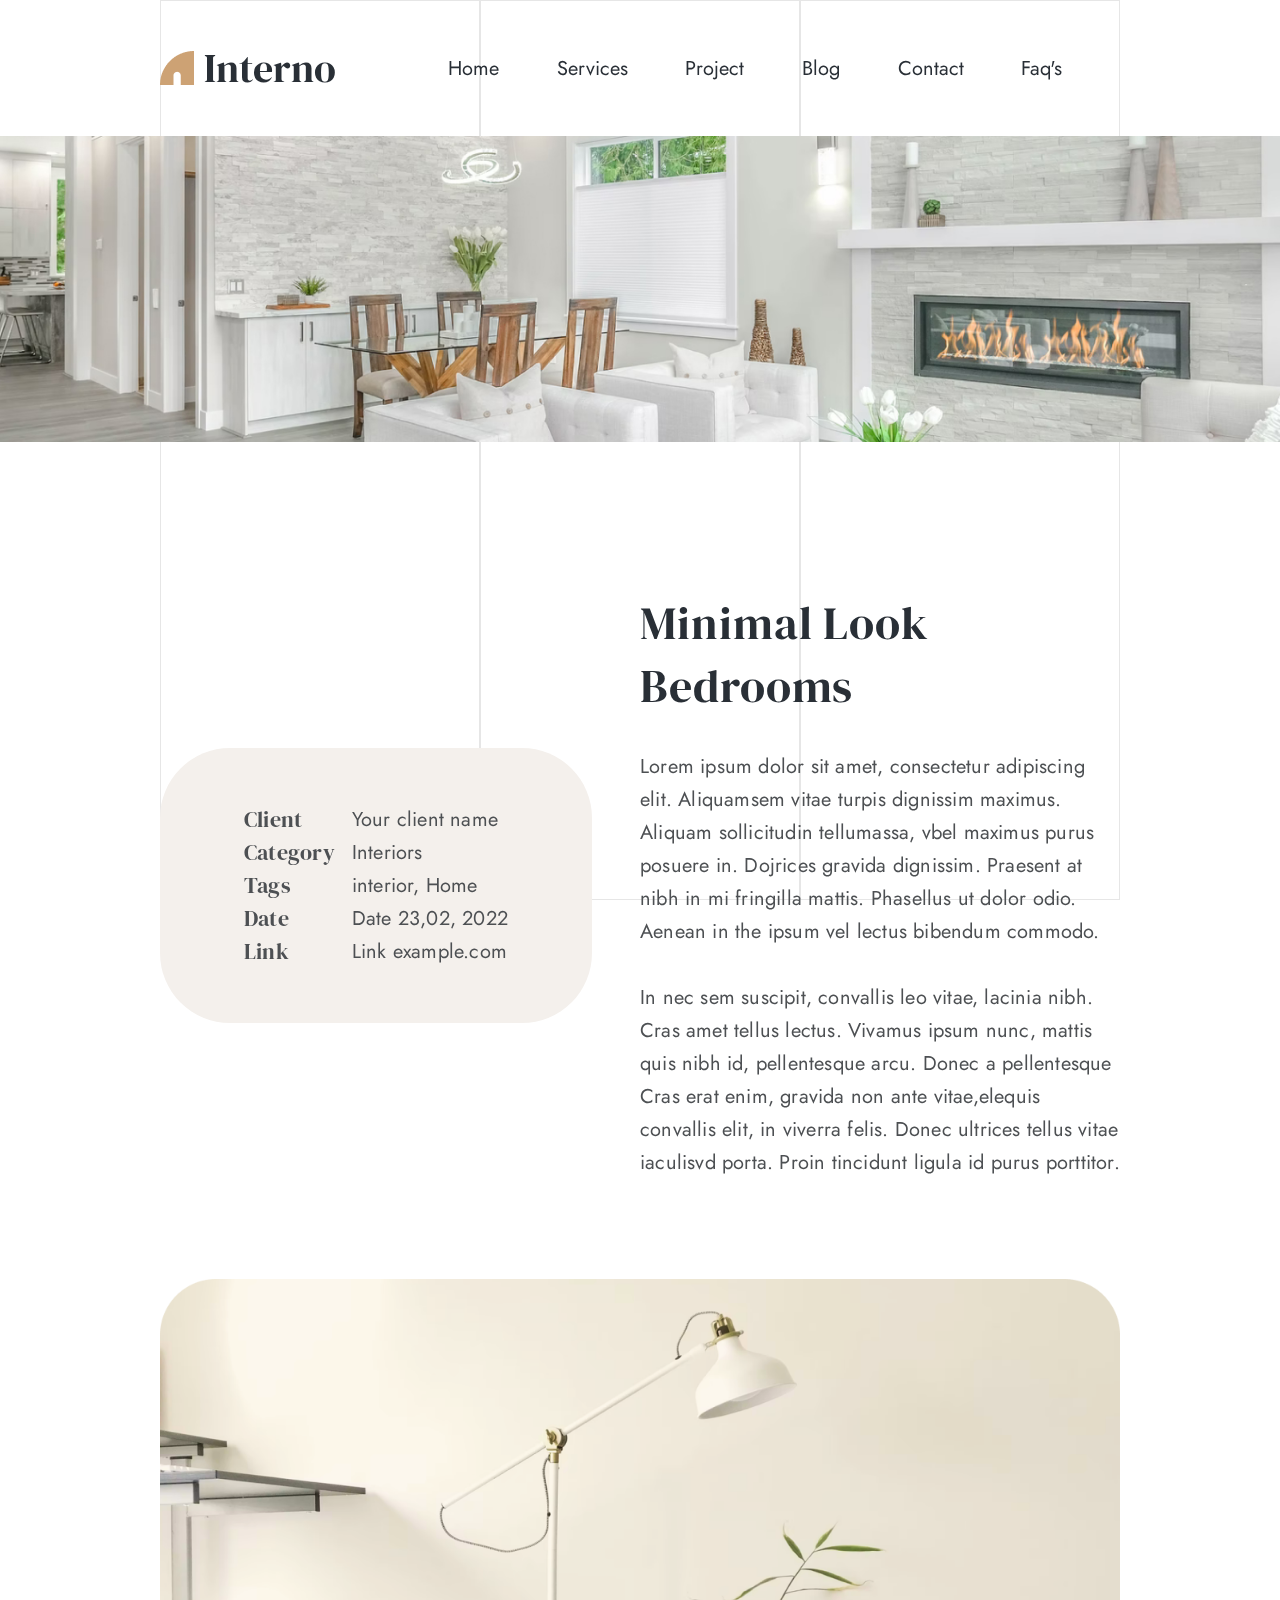
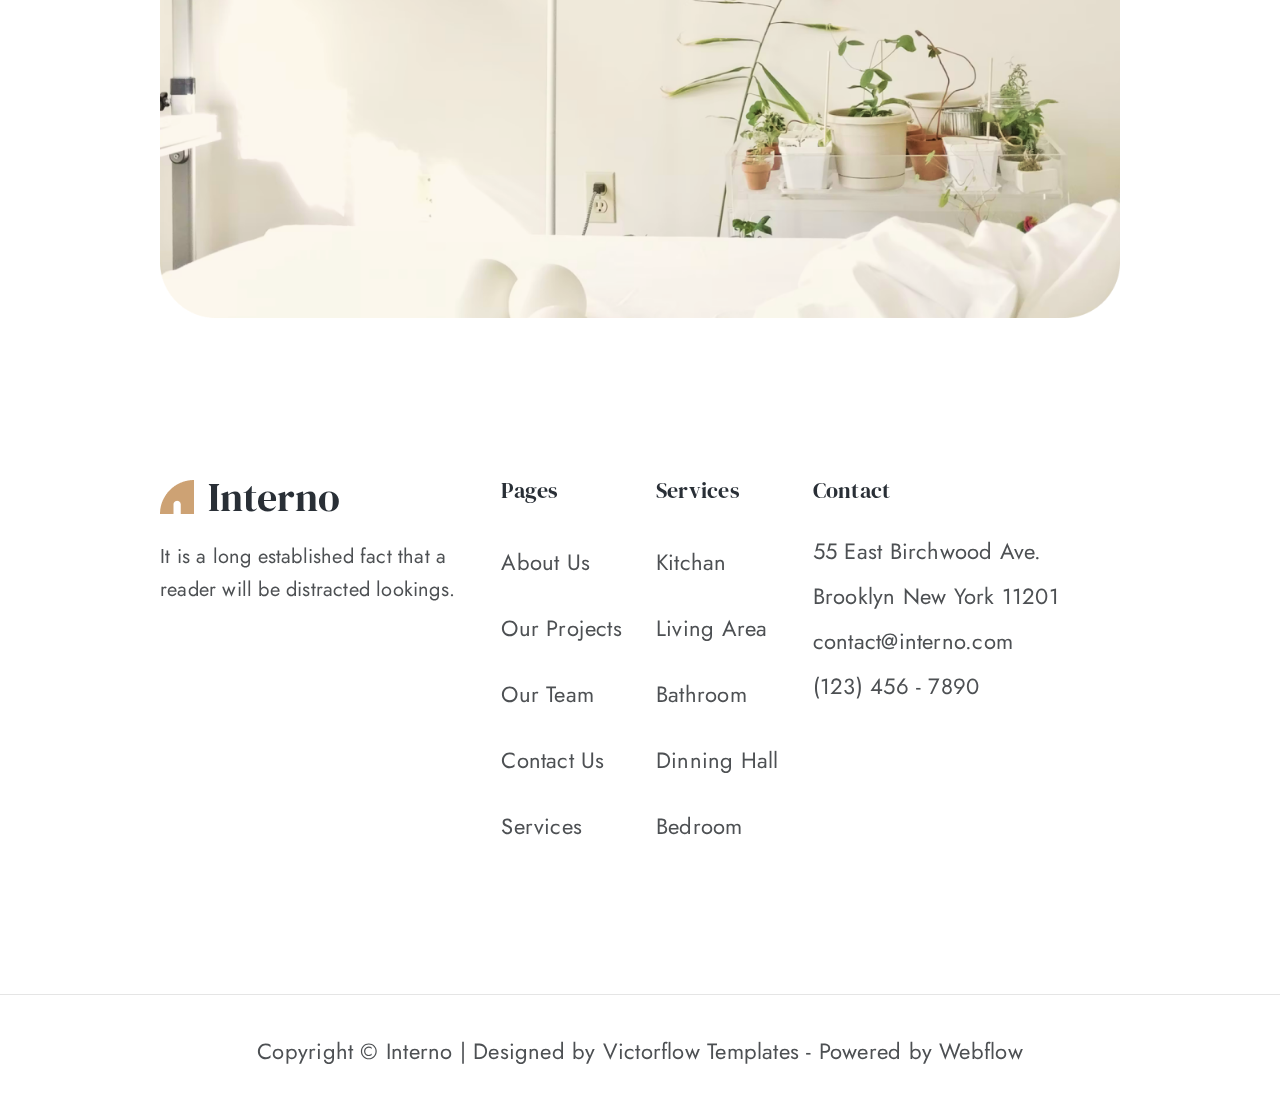
<file: project-details.html>
<!DOCTYPE html>
<html lang="en">
<head>
    <meta charset="UTF-8">
    <meta name="viewport" content="width=device-width, initial-scale=1.0">
    <title>Interno Projec Details</title>
    <link rel="stylesheet" href="css/style.css">
    <!-- font aweacome -->
    <link rel="stylesheet" href="https://site-assets.fontawesome.com/releases/v6.4.2/css/all.css">
    <!-- fonts -->
    <link rel="preconnect" href="https://fonts.googleapis.com">
    <link rel="preconnect" href="https://fonts.gstatic.com" crossorigin>
    <link href="https://fonts.googleapis.com/css2?family=DM+Serif+Display&display=swap" rel="stylesheet">
    <link href="https://fonts.googleapis.com/css2?family=Jost&display=swap" rel="stylesheet">
</head>
<body>
    <div class="background">
        <div class="background_line"></div>
        <div class="background_line"></div>
        <div class="background_line"></div>
    </div>
    <nav class="menu">
        <div class="logo">
            <a href="#">
                <img src="img/Logo.png" alt="">
                <h1>Interno</h1>
            </a>
        </div>
        <ul class="nav_items">
            <li><a href="index.html">Home</a></li>
            <li><a href="services.html">Services</a></li>
            <li><a href="project.html">Project</a></li>
            <li><a href="blog.html">Blog</a></li>
            <li><a href="contact-us.html">Contact</a></li>
            <li><a href="faq.html">Faq's</a></li>
            <button class="search" onclick="search()"><i class="fa-regular fa-magnifying-glass"></i></button>
        </ul>
        <button class="menu_flex" onclick="menuFlex()">
            <i class="fa-regular fa-bars"></i>
        </button>
    </nav>
    <nav class="flex_menu">
        <ul class="nav_items_flex">
            <button class="close_menu" onclick="closeMenu()">
                <i class="fa-solid fa-xmark"></i>
            </button>
            <li><a href="index.html">Home</a></li>
            <li><a href="services.html">Services</a></li>
            <li><a href="project.html">Project</a></li>
            <li><a href="blog.html">Blog</a></li>
            <li><a href="contact-us.html">Contact</a></li>
            <li><a href="about.html">About Us</a></li>
            <li><a href="faq.html">Faq's</a></li>
        </ul>
    </nav>
    <header class="header_pages" id="projectDetails"></header>
    <main>
        <div class="container">
            <div class="project_data_main">
                <div class="project_details_info">
                    <div class="project_details_data">
                        <div class="project_details_data_line">
                            <span class="project_span">Client <br>
                                Category <br> 
                                Tags <br>
                                Date <br>
                                Link 
                            </span>
                            <p class="p1">
                                Your client name <br>
                                Interiors <br>
                                interior, Home <br>
                                Date 23,02, 2022 <br>
                                Link example.com <br>
                            </p>
                        </div>
                    </div>
                    <div class="project_details_title">
                        <h3 class="h3_left">
                            Minimal Look Bedrooms
                        </h3>
                        <p class="p1">
                            Lorem ipsum dolor sit amet, consectetur adipiscing elit. Aliquamsem vitae turpis dignissim maximus. Aliquam sollicitudin tellumassa, vbel maximus purus posuere in. Dojrices gravida dignissim. Praesent at nibh in mi fringilla mattis. Phasellus ut dolor odio. Aenean in the ipsum vel lectus bibendum commodo. 
                             <br><br> In nec sem suscipit, convallis leo vitae, lacinia nibh. Cras amet tellus lectus. Vivamus ipsum nunc, mattis quis nibh id, pellentesque arcu. Donec a pellentesque Cras erat enim, gravida non ante vitae,elequis convallis elit, in viverra felis. Donec ultrices tellus vitae iaculisvd porta. Proin tincidunt ligula id purus porttitor.
                        </p>
                    </div>
                </div>
                <div class="magnifying_glass">
                    <img src="img/magnifying.png" alt="">
                    <button class="zoom-lens">
                        <i class="fa-solid fa-magnifying-glass"></i>
                    </button>
                </div>
            </div>
        </div>
    </main>
    <footer class="foot">
        <div class="foot_body">
            <div class="foot_section">
                <div class="foot_logo">
                    <a class="a_logo" href="#">
                        <img src="img/Logo.png" alt="">
                        <h1>Interno</h1>
                    </a>
                    <p class="p1">It is a long established fact that a reader will be distracted lookings.</p>
                    <div class="socials_foot">
                        <a href="#"><i class="fa-brands fa-facebook-f"></i></a>
                        <a href="#"><i class="fa-brands fa-twitter"></i></a>
                        <a href="#"><i class="fa-brands fa-linkedin-in"></i></a>
                        <a href="#"><i class="fa-brands fa-instagram"></i></a>
                    </div>
                </div>
            </div>
            <div class="foot_info">
                <h5 class="info_h5">Pages</h5>
                <a href="about.html">About Us</a>
                <a href="project.html">Our Projects</a>
                <a href="team.html">Our Team</a>
                <a href="contact-us.html">Contact Us</a>
                <a href="services.html">Services</a>
            </div>
            <div class="foot_info">
                <h5 class="info_h5">Services</h5>
                <a href="project.html?activeBtn=Kitchan">Kitchan</a>
                <a href="project.html?activeBtn=LivingArea">Living Area</a>
                <a href="project.html?activeBtn=Bathroom">Bathroom</a>
                <a href="project.html?activeBtn=BedRoom">Dinning Hall</a>
                <a href="project.html?activeBtn=BedRoom">Bedroom</a>
            </div>
            <div class="foot_contact">
                <h5 class="info_h5">Contact</h5>
                <a href="#">55 East Birchwood Ave. Brooklyn New York 11201</a>
                <a href="#">contact@interno.com</a>
                <a href="#">(123) 456 - 7890</a>
            </div>
        </div>
    </footer>
    <div class="foot_bottom">
        <a class="a_foot" href="#">Copyright © Interno | Designed by Victorflow Templates - Powered by Webflow</a>
    </div>
    <script src="js/script.js"></script>
</body>
</html>
</file>
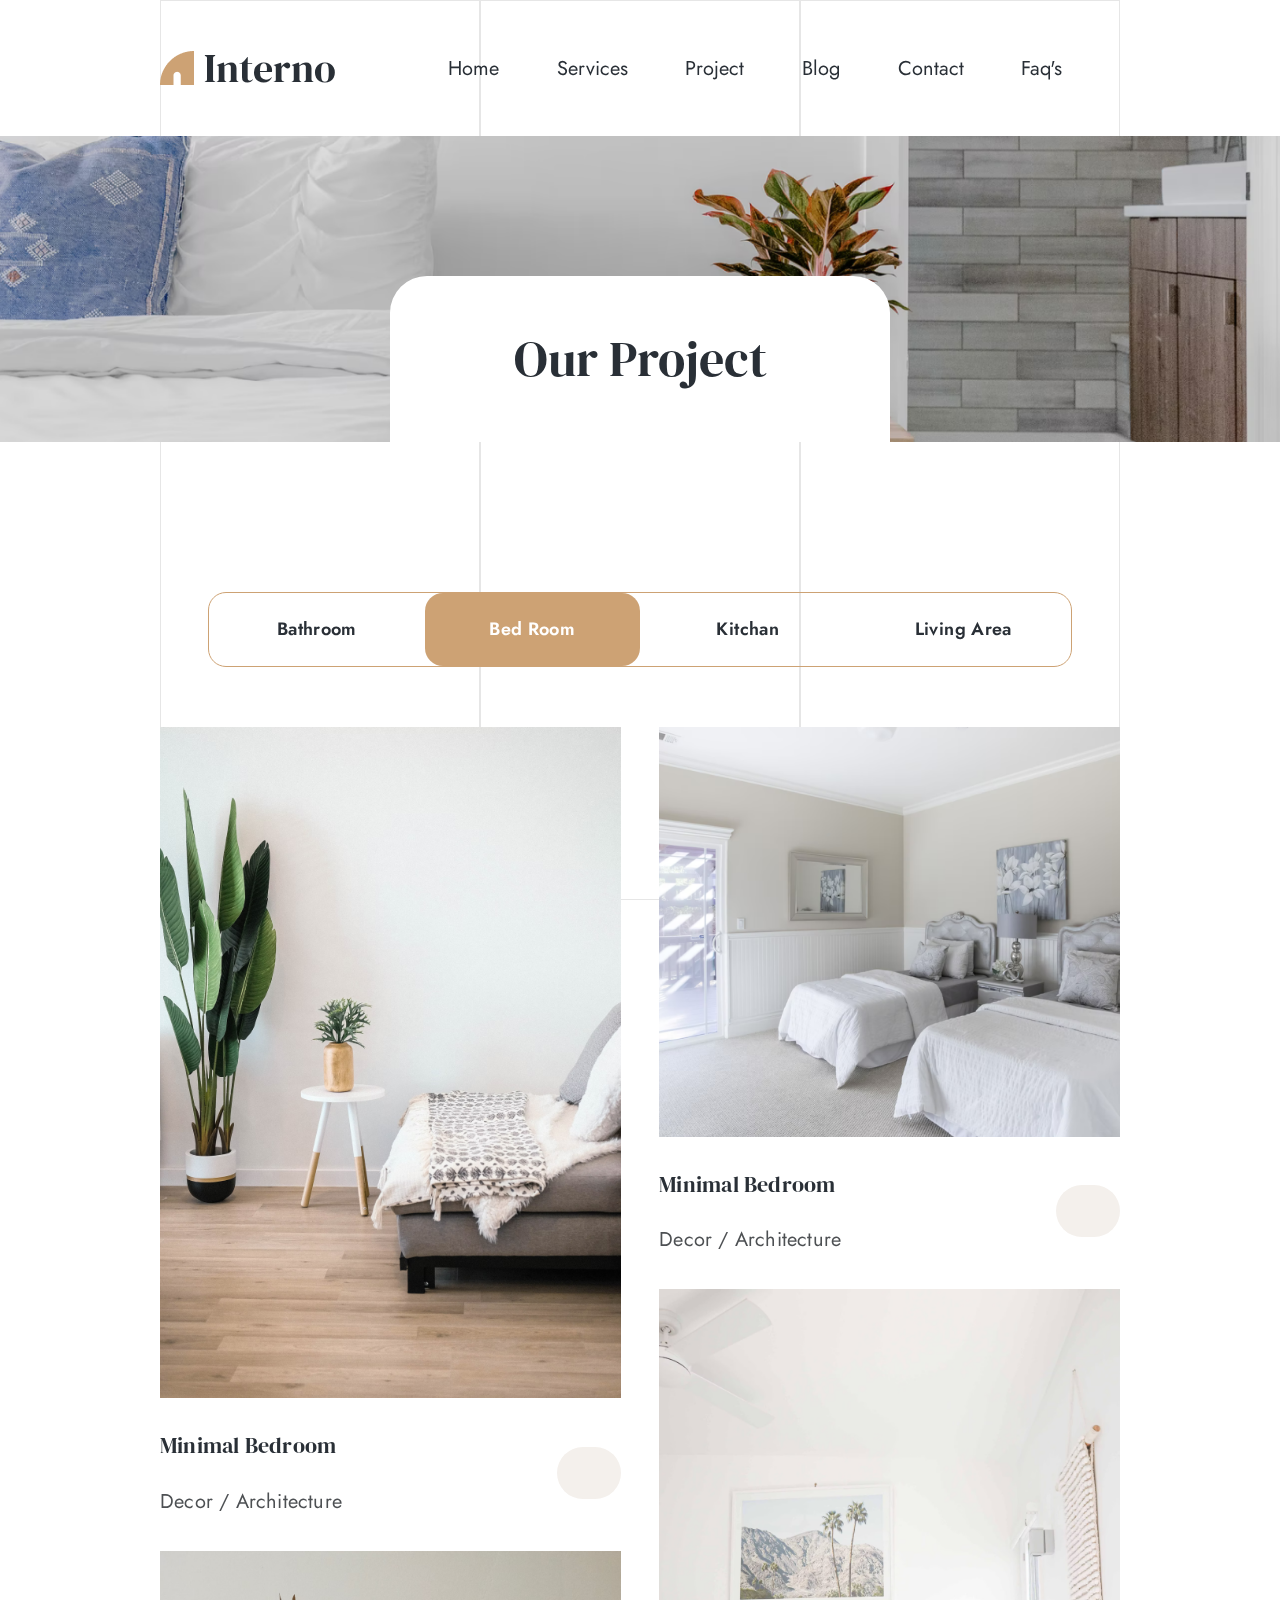
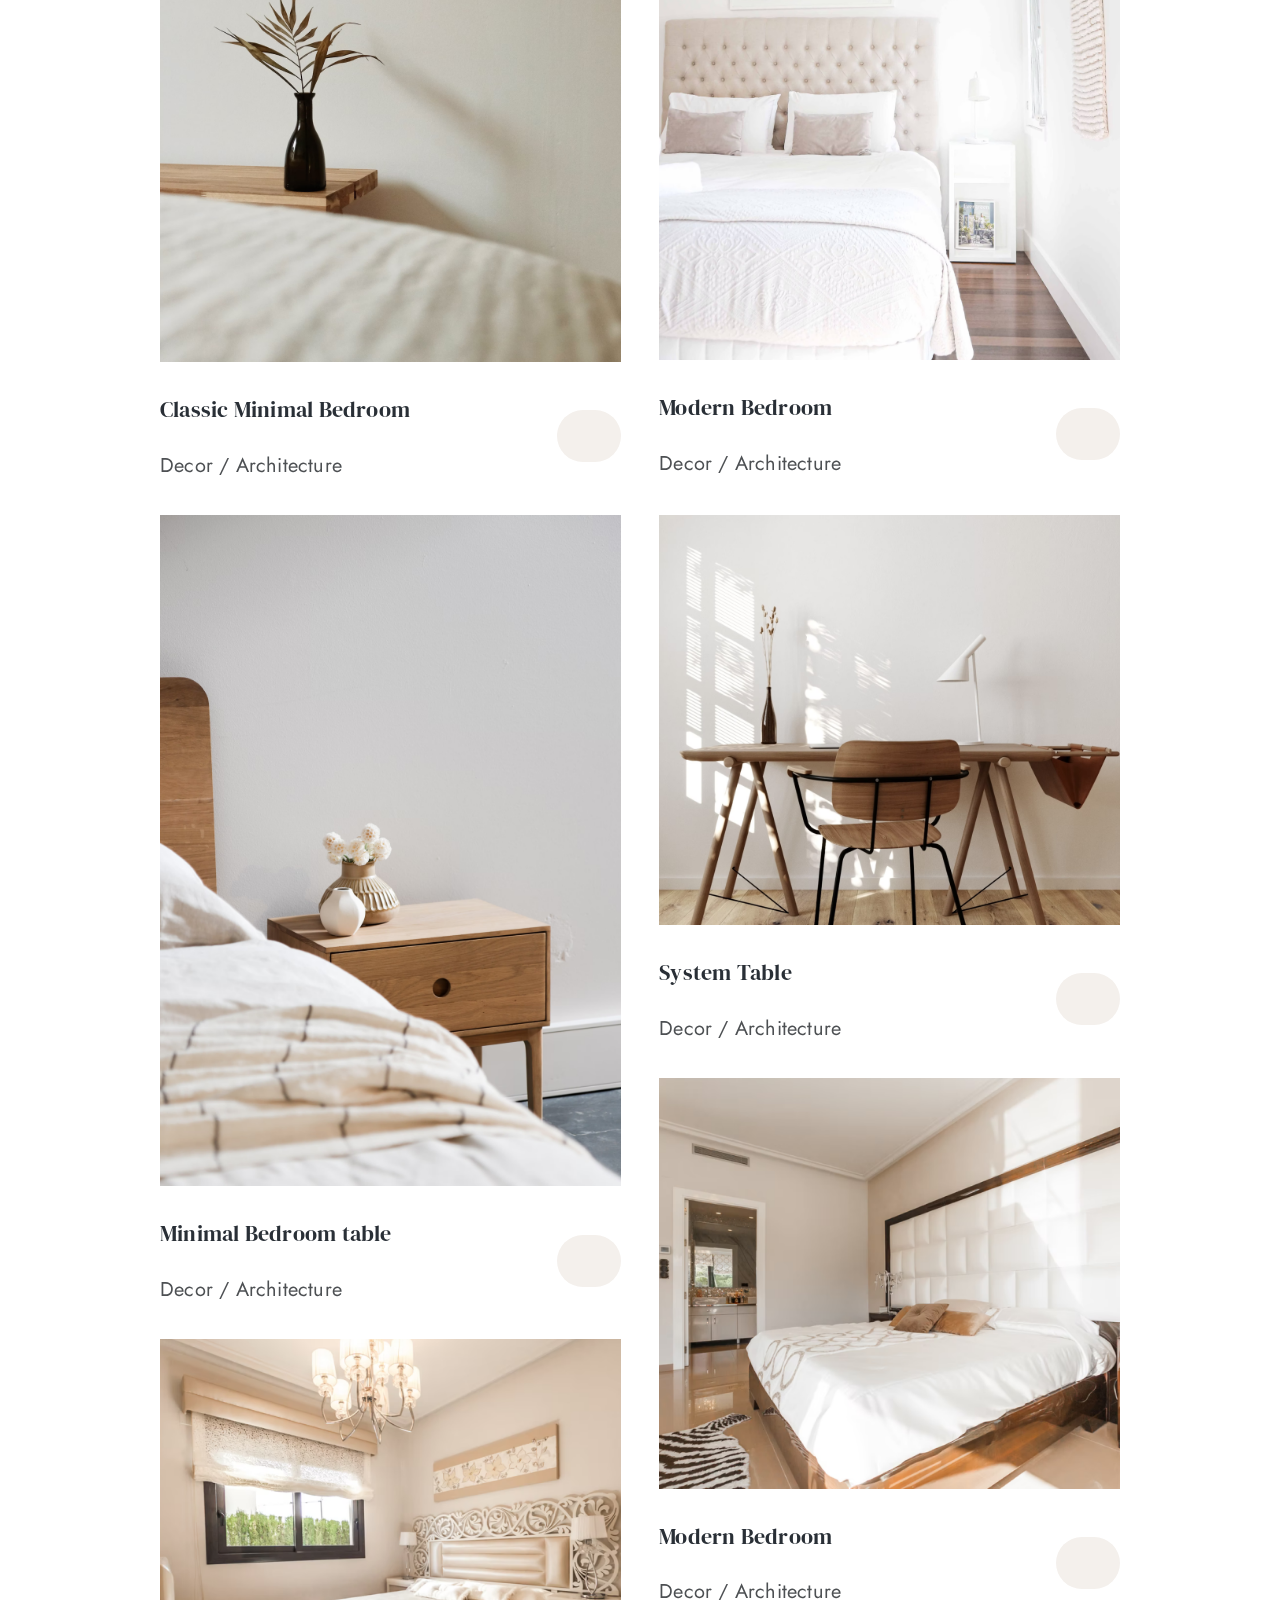
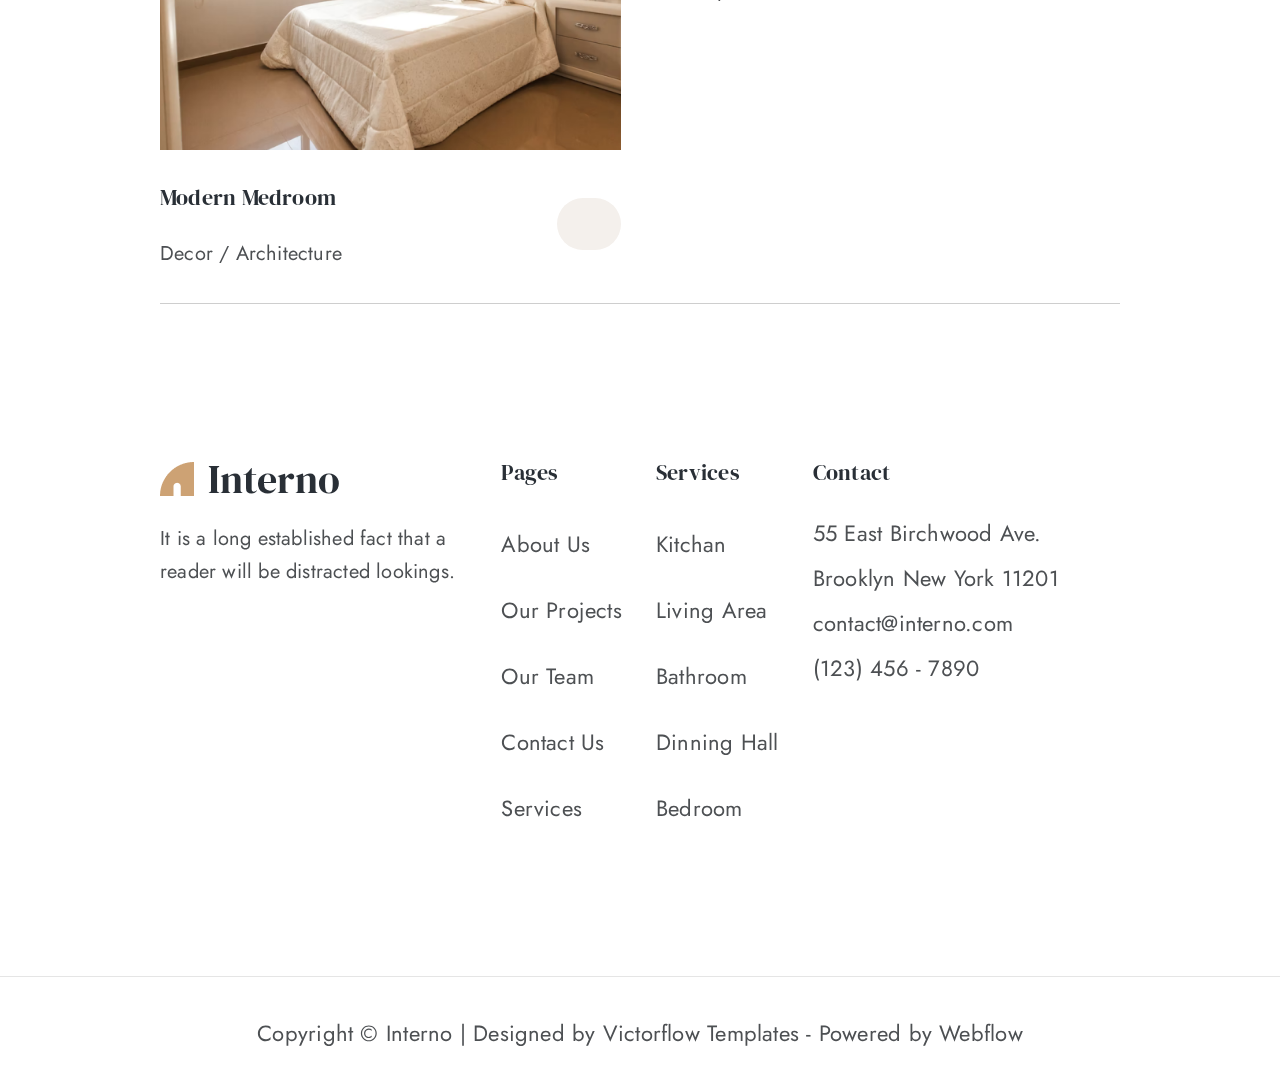
<file: project.html>
<!DOCTYPE html>
<html lang="en">
<head>
    <meta charset="UTF-8">
    <meta name="viewport" content="width=device-width, initial-scale=1.0">
    <title>Interno Project</title>
    <link rel="stylesheet" href="css/style.css">
    <!-- font aweacome -->
    <link rel="stylesheet" href="https://site-assets.fontawesome.com/releases/v6.4.2/css/all.css">
    <!-- fonts -->
    <link rel="preconnect" href="https://fonts.googleapis.com">
    <link rel="preconnect" href="https://fonts.gstatic.com" crossorigin>
    <link href="https://fonts.googleapis.com/css2?family=DM+Serif+Display&display=swap" rel="stylesheet">
    <link href="https://fonts.googleapis.com/css2?family=Jost&display=swap" rel="stylesheet">
</head>
<body>
    <div class="background">
        <div class="background_line"></div>
        <div class="background_line"></div>
        <div class="background_line"></div>
    </div>
    <nav class="menu">
        <div class="logo">
            <a href="#">
                <img src="img/Logo.png" alt="">
                <h1>Interno</h1>
            </a>
        </div>
        <ul class="nav_items">
            <li><a href="index.html">Home</a></li>
            <li><a href="services.html">Services</a></li>
            <li><a href="#">Project</a></li>
            <li><a href="blog.html">Blog</a></li>
            <li><a href="contact-us.html">Contact</a></li>
            <li><a href="faq.html">Faq's</a></li>
            <button class="search" onclick="search()"><i class="fa-regular fa-magnifying-glass"></i></button>
        </ul>
        <button class="menu_flex" onclick="menuFlex()">
            <i class="fa-regular fa-bars"></i>
        </button>
    </nav>
    <nav class="flex_menu">
        <ul class="nav_items_flex">
            <button class="close_menu" onclick="closeMenu()">
                <i class="fa-solid fa-xmark"></i>
            </button>
            <li><a href="index.html">Home</a></li>
            <li><a href="services.html">Services</a></li>
            <li><a href="#">Project</a></li>
            <li><a href="blog.html">Blog</a></li>
            <li><a href="contact-us.html">Contact</a></li>
            <li><a href="about.html">About Us</a></li>
            <li><a href="faq.html">Faq's</a></li>
        </ul>
    </nav>
    <header class="header_pages" id="ourPorjects">
        <div class="header_pages_block">
            <h2 class="h2_center">Our Project</h2>
        </div>
    </header>
    <main>
        <div class="container">
            <div class="projects_main">
                <div class="projects_nav">
                    <div class="projects_nav_div">
                        <button id="Bathroom" class="projects_btn" onclick="projectsBathroomBtn()">
                            Bathroom
                        </button>
                    </div>
                    <div class="projects_nav_div">
                        <button id="BedRoom" class="projects_btn projects_btn_active" onclick="projectsBedRoomBtn()">
                            Bed Room
                        </button>
                    </div>
                    <div class="projects_nav_div">
                        <button id="Kitchan" class="projects_btn" onclick="projectsKitchanBtn()">
                            Kitchan
                        </button>
                    </div>
                    <div class="projects_nav_div">
                        <button id="LivingArea" class="projects_btn" onclick="projectsLivingAreaBtn()">
                            Living Area
                        </button>
                    </div>
                </div>

                <div class="projects_body">
                    <div class="projects_body_card card_left">
                        <img src="img/projects1.png" alt="">
                        <div class="follow_our_projects_card_bootm">
                            <div>
                                <h5 class="info_h5">Minimal Bedroom</h5>
                                <p class="p1">Decor / Architecture</p>
                            </div>
                            <button class="more_btn" onclick="bedroomBtn()">
                                <i class="fa-solid fa-chevron-right"></i>
                            </button>
                        </div>
                    </div>
                    <div class="projects_body_card card_right">
                        <img src="img/projects2.png" alt="">
                        <div class="follow_our_projects_card_bootm">
                            <div>
                                <h5 class="info_h5">Minimal Bedroom</h5>
                                <p class="p1">Decor / Architecture</p>
                            </div>
                            <button class="more_btn" onclick="bedroomBtn()">
                                <i class="fa-solid fa-chevron-right"></i>
                            </button>
                        </div>
                    </div>
                    <div class="projects_body_card card_right">
                        <img src="img/projects4.png" alt="">
                        <div class="follow_our_projects_card_bootm">
                            <div>
                                <h5 class="info_h5">Modern Bedroom</h5>
                                <p class="p1">Decor / Architecture</p>
                            </div>
                            <button class="more_btn" onclick="bedroomBtn()">
                                <i class="fa-solid fa-chevron-right"></i>
                            </button>
                        </div>
                    </div>
                    <div class="projects_body_card card_left">
                        <img src="img/projects3.png" alt="">
                        <div class="follow_our_projects_card_bootm">
                            <div>
                                <h5 class="info_h5">Classic Minimal Bedroom</h5>
                                <p class="p1">Decor / Architecture</p>
                            </div>
                            <button class="more_btn" onclick="bedroomBtn()">
                                <i class="fa-solid fa-chevron-right"></i>
                            </button>
                        </div>
                    </div>
                    <div class="projects_body_card card_left">
                        <img src="img/projects5.png" alt="">
                        <div class="follow_our_projects_card_bootm">
                            <div>
                                <h5 class="info_h5">Minimal Bedroom table</h5>
                                <p class="p1">Decor / Architecture</p>
                            </div>
                            <button class="more_btn" onclick="bedroomBtn()">
                                <i class="fa-solid fa-chevron-right"></i>
                            </button>
                        </div>
                    </div>
                    <div class="projects_body_card card_right">
                        <img src="img/projects6.png" alt="">
                        <div class="follow_our_projects_card_bootm">
                            <div>
                                <h5 class="info_h5">System Table</h5>
                                <p class="p1">Decor / Architecture</p>
                            </div>
                            <button class="more_btn" onclick="bedroomBtn()">
                                <i class="fa-solid fa-chevron-right"></i>
                            </button>
                        </div>
                    </div>
                    <div class="projects_body_card card_right">
                        <img src="img/projects7.png" alt="">
                        <div class="follow_our_projects_card_bootm">
                            <div>
                                <h5 class="info_h5">Modern Bedroom</h5>
                                <p class="p1">Decor / Architecture</p>
                            </div>
                            <button class="more_btn" onclick="bedroomBtn()">
                                <i class="fa-solid fa-chevron-right"></i>
                            </button>
                        </div>
                    </div>
                    <div class="projects_body_card card_left">
                        <img src="img/projects8.png" alt="">
                        <div class="follow_our_projects_card_bootm">
                            <div>
                                <h5 class="info_h5">Modern Medroom</h5>
                                <p class="p1">Decor / Architecture</p>
                            </div>
                            <button class="more_btn" onclick="bedroomBtn()">
                                <i class="fa-solid fa-chevron-right"></i>
                            </button>
                        </div>
                    </div>
                </div>
            </div>
        </div>
    </main>
    <footer class="foot">
        <div class="foot_body">
            <div class="foot_section">
                <div class="foot_logo">
                    <a class="a_logo" href="#">
                        <img src="img/Logo.png" alt="">
                        <h1>Interno</h1>
                    </a>
                    <p class="p1">It is a long established fact that a reader will be distracted lookings.</p>
                    <div class="socials_foot">
                        <a href="#"><i class="fa-brands fa-facebook-f"></i></a>
                        <a href="#"><i class="fa-brands fa-twitter"></i></a>
                        <a href="#"><i class="fa-brands fa-linkedin-in"></i></a>
                        <a href="#"><i class="fa-brands fa-instagram"></i></a>
                    </div>
                </div>
            </div>
            <div class="foot_info">
                <h5 class="info_h5">Pages</h5>
                <a href="about.html">About Us</a>
                <a href="project.html">Our Projects</a>
                <a href="team.html">Our Team</a>
                <a href="contact-us.html">Contact Us</a>
                <a href="services.html">Services</a>
            </div>
            <div class="foot_info">
                <h5 class="info_h5">Services</h5>
                <a href="project.html?activeBtn=Kitchan">Kitchan</a>
                <a href="project.html?activeBtn=LivingArea">Living Area</a>
                <a href="project.html?activeBtn=Bathroom">Bathroom</a>
                <a href="project.html?activeBtn=BedRoom">Dinning Hall</a>
                <a href="project.html?activeBtn=BedRoom">Bedroom</a>
            </div>
            <div class="foot_contact">
                <h5 class="info_h5">Contact</h5>
                <a href="#">55 East Birchwood Ave. Brooklyn New York 11201</a>
                <a href="#">contact@interno.com</a>
                <a href="#">(123) 456 - 7890</a>
            </div>
        </div>
    </footer>
    <div class="foot_bottom">
        <a class="a_foot" href="#">Copyright © Interno | Designed by Victorflow Templates - Powered by Webflow</a>
    </div>


    <script src="js/script.js"></script>
</body>
</html>
</file>
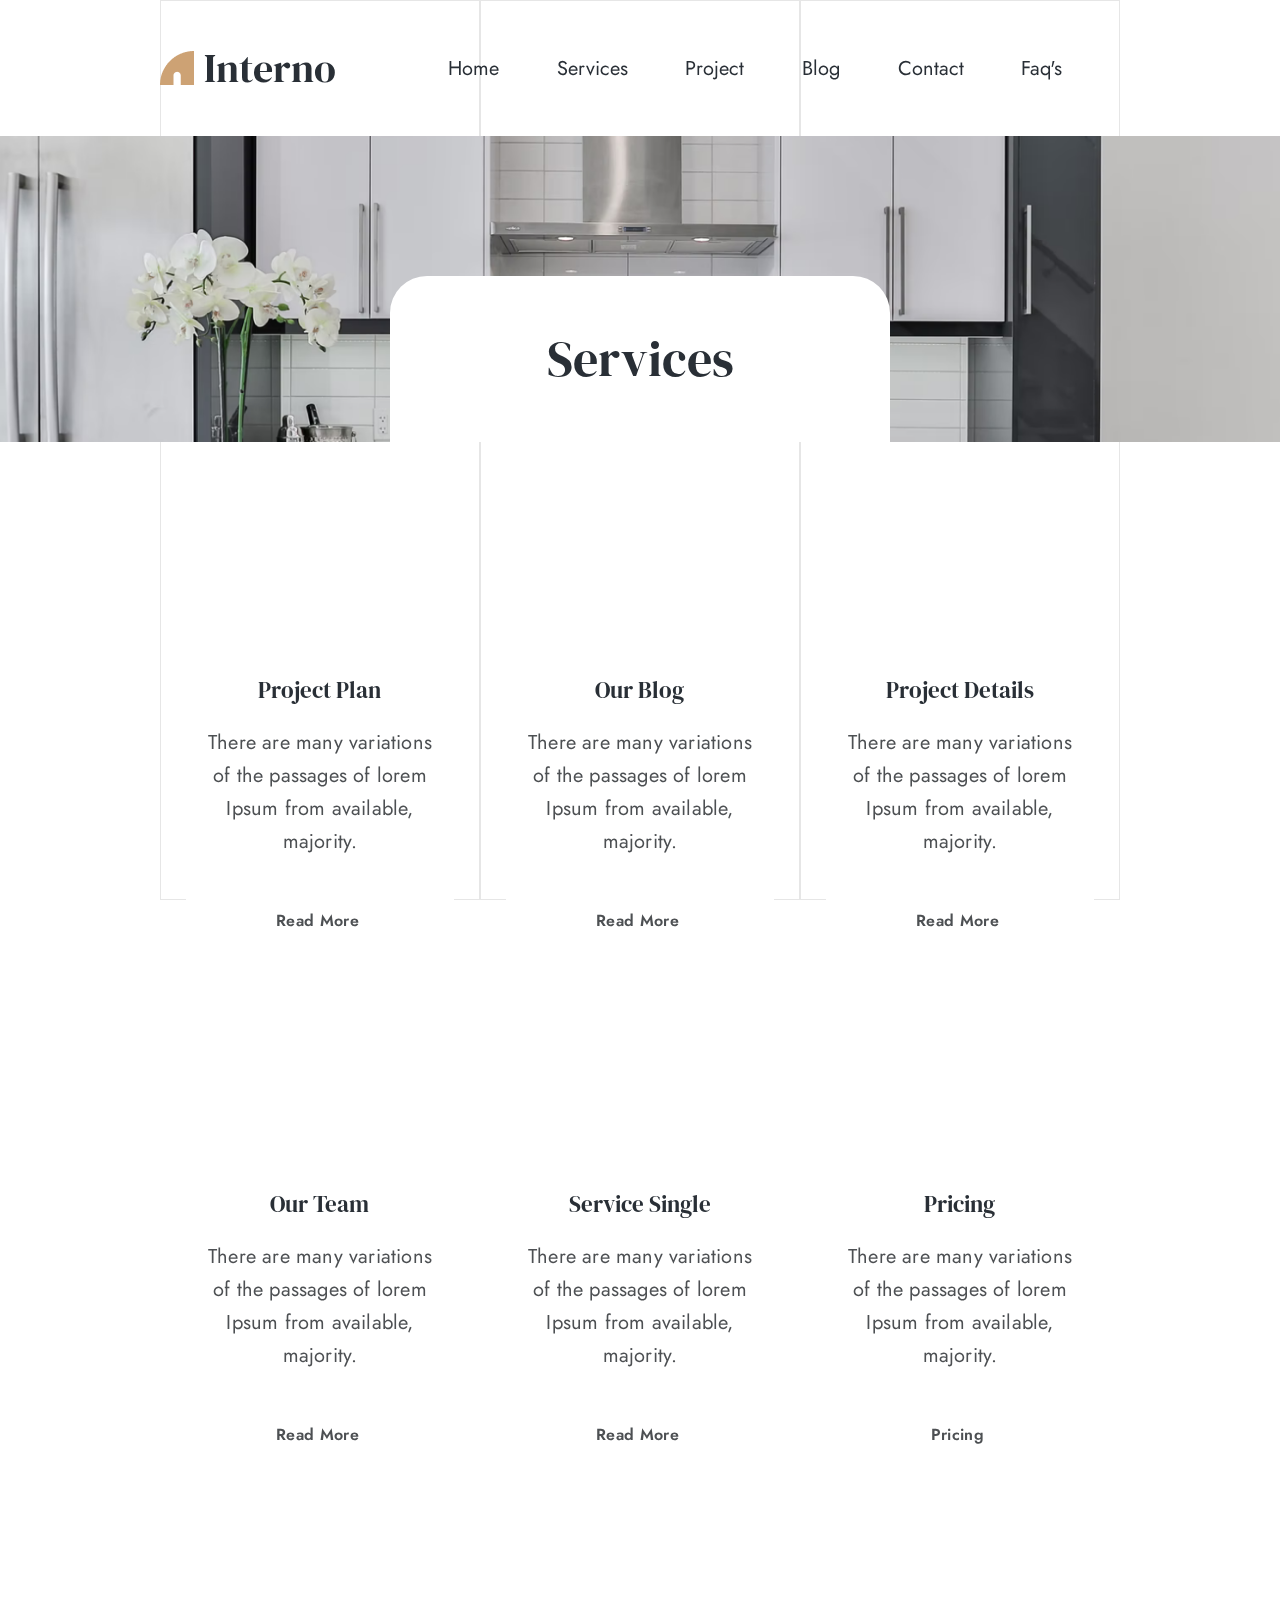
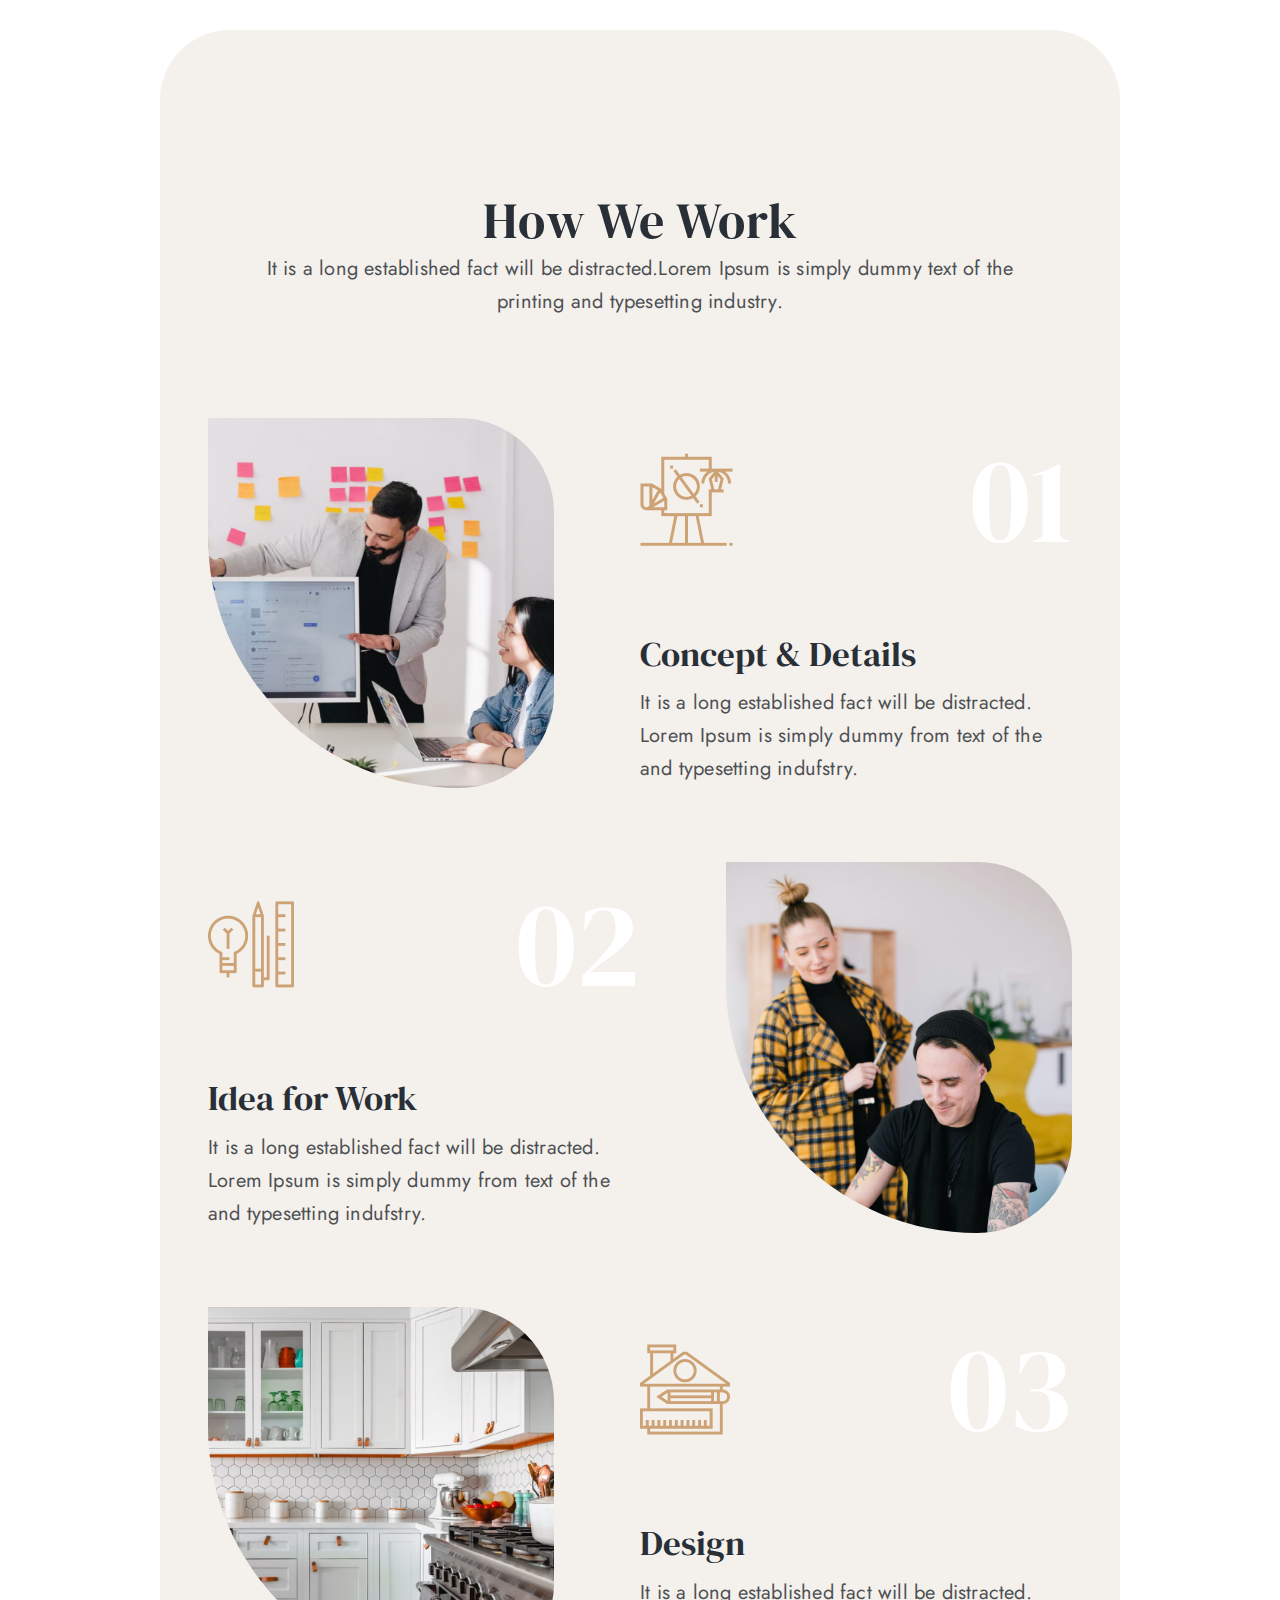
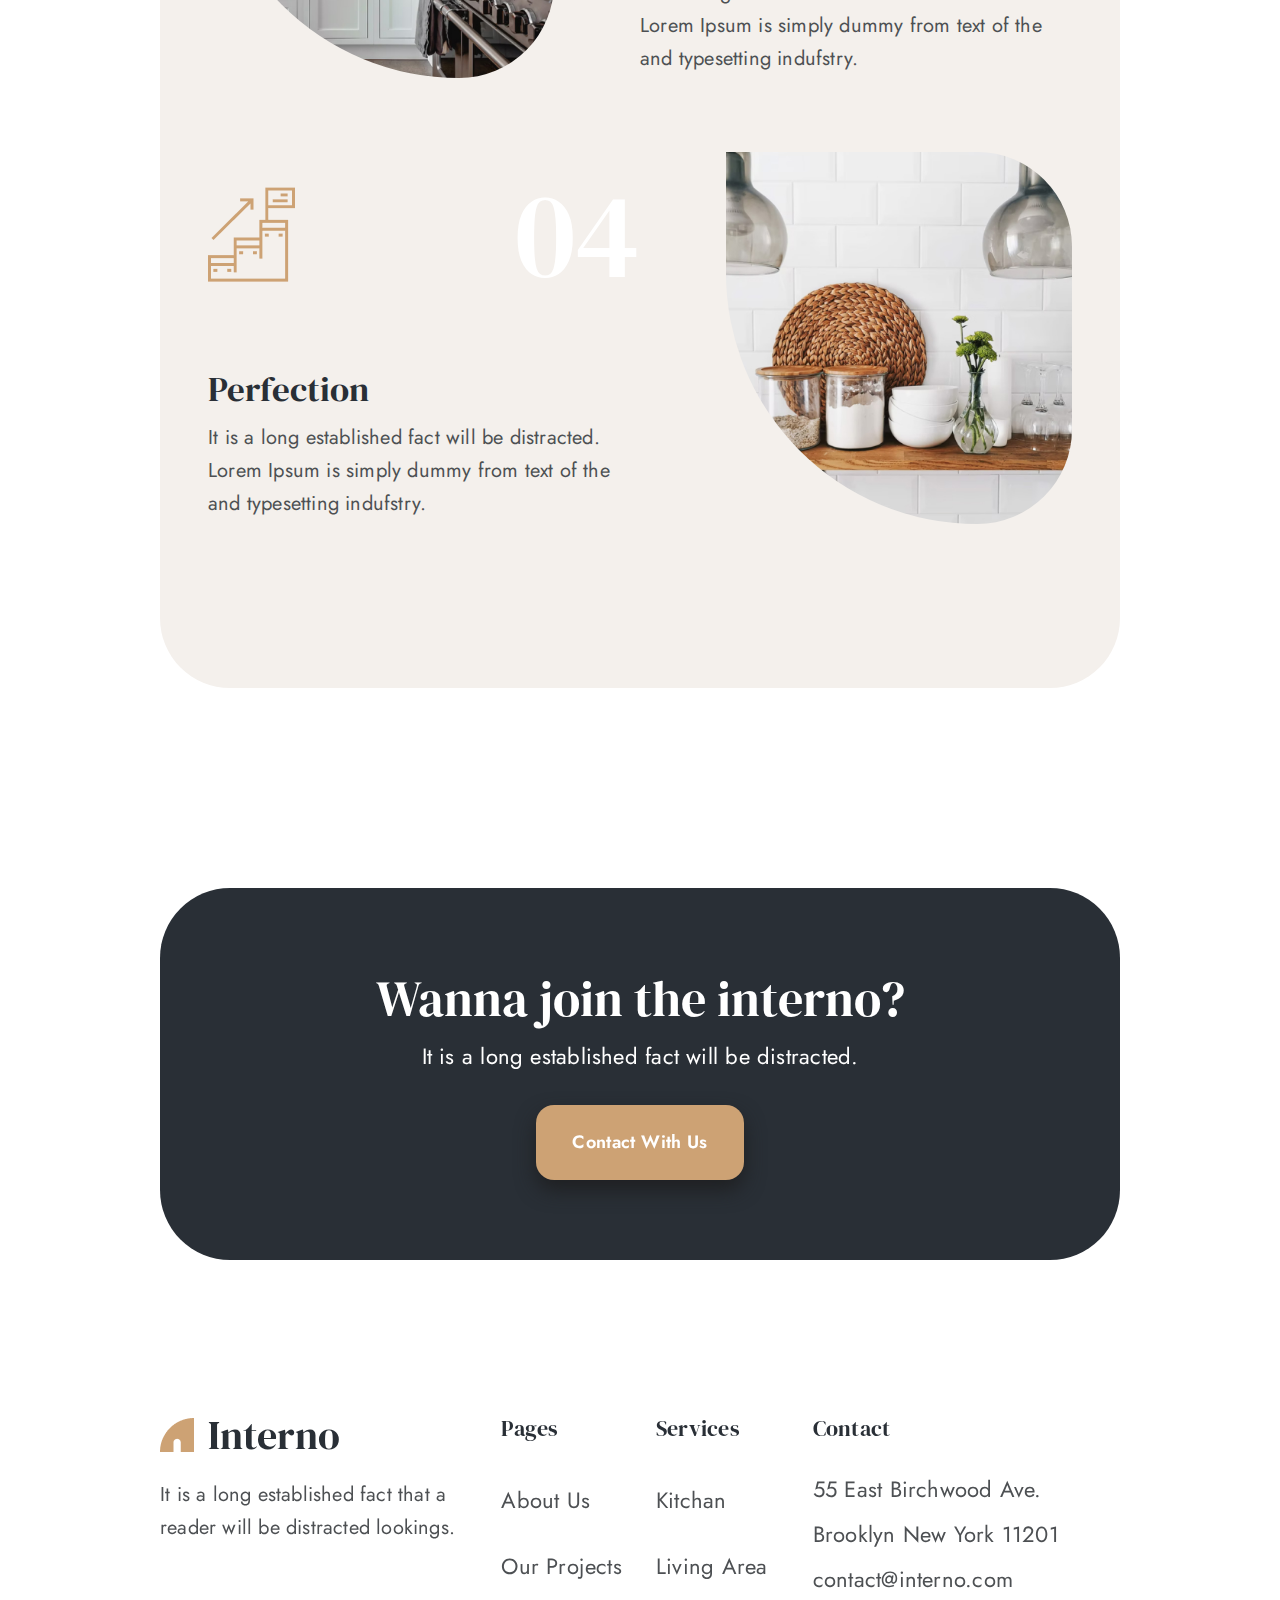
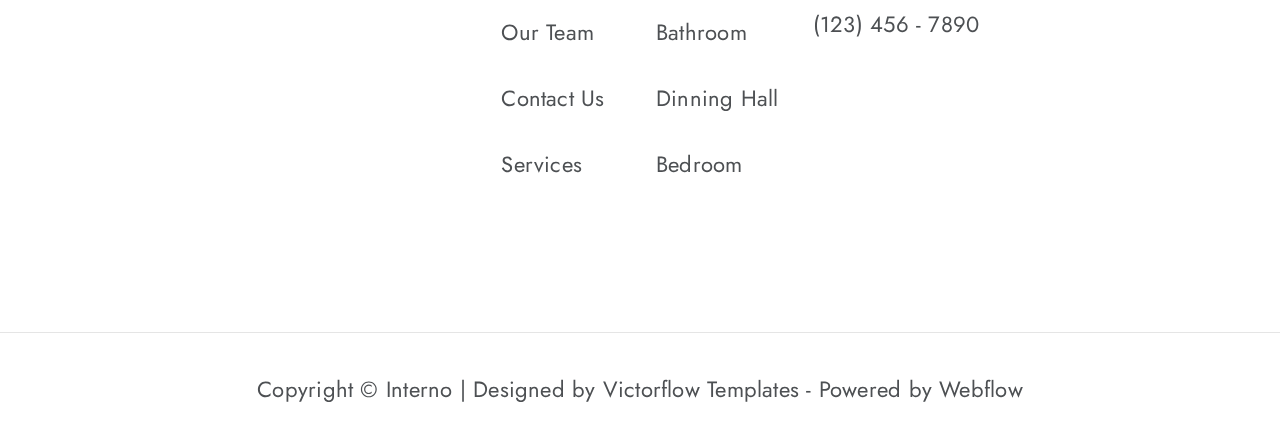
<file: services.html>
<!DOCTYPE html>
<html lang="en">
<head>
    <meta charset="UTF-8">
    <meta name="viewport" content="width=device-width, initial-scale=1.0">
    <title>Interno Services</title>
    <link rel="stylesheet" href="css/style.css">
    <!-- font aweacome -->
    <link rel="stylesheet" href="https://site-assets.fontawesome.com/releases/v6.4.2/css/all.css">
    <!-- fonts -->
    <link rel="preconnect" href="https://fonts.googleapis.com">
    <link rel="preconnect" href="https://fonts.gstatic.com" crossorigin>
    <link href="https://fonts.googleapis.com/css2?family=DM+Serif+Display&display=swap" rel="stylesheet">
    <link href="https://fonts.googleapis.com/css2?family=Jost&display=swap" rel="stylesheet">
</head>
<body>
    <div class="background">
        <div class="background_line"></div>
        <div class="background_line"></div>
        <div class="background_line"></div>
    </div>
    <nav class="menu">
        <div class="logo">
            <a href="#">
                <img src="img/Logo.png" alt="">
                <h1>Interno</h1>
            </a>
        </div>
        <ul class="nav_items">
            <li><a href="index.html">Home</a></li>
            <li><a href="#">Services</a></li>
            <li><a href="project.html">Project</a></li>
            <li><a href="blog.html">Blog</a></li>
            <li><a href="contact-us.html">Contact</a></li>
            <li><a href="faq.html">Faq's</a></li>
            <button class="search" onclick="search()"><i class="fa-regular fa-magnifying-glass"></i></button>
        </ul>
        <button class="menu_flex" onclick="menuFlex()">
            <i class="fa-regular fa-bars"></i>
        </button>
    </nav>
    <nav class="flex_menu">
        <ul class="nav_items_flex">
            <button class="close_menu" onclick="closeMenu()">
                <i class="fa-solid fa-xmark"></i>
            </button>
            <li><a href="index.html">Home</a></li>
            <li><a href="#">Services</a></li>
            <li><a href="project.html">Project</a></li>
            <li><a href="blog.html">Blog</a></li>
            <li><a href="contact-us.html">Contact</a></li>
            <li><a href="about.html">About Us</a></li>
            <li><a href="faq.html">Faq's</a></li>
        </ul>
    </nav>

    <header class="header_pages" id="headerServices">
        <div class="header_pages_block">
            <h2 class="h2_center">Services</h2>
        </div>
    </header>
    <main class="container">
        <div class="projects_head_list">
            <div class="projects_head_line">
                <div class="projects_head_card">
                    <h4 class="h4">Project Plan</h4>
                    <p class="p2">There are many variations of the passages of lorem Ipsum from 
                        available, majority.
                    </p>
                    <div class="read_more_div">
                        <a href="project.html">Read More <i class="fa_arrow_right fa-light fa-arrow-right"></i></a>
                    </div>
                </div>
    
                <div class="projects_head_card">
                    <h4 class="h4">Our Blog</h4>
                    <p class="p2">There are many variations of the passages of lorem Ipsum from 
                        available, majority.
                    </p>
                    <div class="read_more_div">
                        <a href="blog.html">Read More <i class="fa_arrow_right fa-light fa-arrow-right"></i></a>
                    </div>
                </div>
    
                <div class="projects_head_card">
                    <h4 class="h4">Project Details</h4>
                    <p class="p2">There are many variations of the passages of lorem Ipsum from 
                        available, majority.
                    </p>
                    <div class="read_more_div">
                        <a href="project-details.html">Read More <i class="fa_arrow_right fa-light fa-arrow-right"></i></a>
                    </div>
                </div>
            </div>
            <div class="projects_head_line">
                <div class="projects_head_card">
                    <h4 class="h4">Our Team</h4>
                    <p class="p2">There are many variations of the passages of lorem Ipsum from 
                        available, majority.
                    </p>
                    <div class="read_more_div">
                        <a href="team.html">Read More <i class="fa_arrow_right fa-light fa-arrow-right"></i></a>
                    </div>
                </div>
    
                <div class="projects_head_card">
                    <h4 class="h4">Service Single</h4>
                    <p class="p2">There are many variations of the passages of lorem Ipsum from 
                        available, majority.
                    </p>
                    <div class="read_more_div">
                        <a href="services-single.html">Read More <i class="fa_arrow_right fa-light fa-arrow-right"></i></a>
                    </div>
                </div>
    
                <div class="projects_head_card">
                    <h4 class="h4">Pricing</h4>
                    <p class="p2">There are many variations of the passages of lorem Ipsum from 
                        available, majority.
                    </p>
                    <div class="read_more_div">
                        <a href="pricing.html">Pricing <i class="fa_arrow_right fa-light fa-arrow-right"></i></a>
                    </div>
                </div>
            </div>
        </div>
        
        <div class="beige">
            <div class="beige_main">
                <div class="beige_head">
                    <h3 class="h3_center">How We Work</h3>
                    <p class="p2">
                        It is a long established fact  will be distracted.Lorem Ipsum is simply dummy text of the printing and typesetting industry.
                    </p>
                </div>
                <div class="beige_body">
                    <div class="beige_body_img">
                        <img src="img/beigeimg1.jpg" alt="">
                    </div>
                    <div class="beige_body_box">
                        <div class="beige_body_box_head">
                            <img src="img/Icon1.png" alt="">
                            <h5 class="beige_h5">01</h5>
                        </div>
                        <div class="beige_block">
                            <h4 class="h4_beige">Concept & Details</h4>
                            <p class="p1">
                                It is a long established fact  will be distracted. Lorem Ipsum is simply dummy from text of the and typesetting indufstry.
                            </p>
                        </div>
                    </div>
                </div>

                <div class="beige_body">
                    <div class="beige_body_box">
                        <div class="beige_body_box_head">
                            <img src="img/Icon2.png" alt="">
                            <h5 class="beige_h5">02</h5>
                        </div>
                        <div class="beige_block">
                            <h4 class="h4_beige">Idea for Work</h4>
                            <p class="p1">
                                It is a long established fact  will be distracted. Lorem Ipsum is simply dummy from text of the and typesetting indufstry.
                            </p>
                        </div>
                    </div>
                    <div class="beige_body_img">
                        <img src="img/beigeimg2.jpg" alt="">
                    </div>
                </div>

                <div class="beige_body">
                    <div class="beige_body_img">
                        <img src="img/beigeimg3.jpg" alt="">
                    </div>
                    <div class="beige_body_box">
                        <div class="beige_body_box_head">
                            <img src="img/Icon3.png" alt="">
                            <h5 class="beige_h5">03</h5>
                        </div>
                        <div class="beige_block">
                            <h4 class="h4_beige">Design</h4>
                            <p class="p1">
                                It is a long established fact  will be distracted. Lorem Ipsum is simply dummy from text of the and typesetting indufstry.
                            </p>
                        </div>
                    </div>
                </div>
                <div class="beige_body">
                    <div class="beige_body_box">
                        <div class="beige_body_box_head">
                            <img src="img/Icon4.png" alt="">
                            <h5 class="beige_h5">04</h5>
                        </div>
                        <div class="beige_block">
                            <h4 class="h4_beige">Perfection</h4>
                            <p class="p1">
                                It is a long established fact  will be distracted. Lorem Ipsum is simply dummy from text of the and typesetting indufstry.
                            </p>
                        </div>
                    </div>
                    <div class="beige_body_img">
                        <img src="img/beigeimg4.jpg" alt="">
                    </div>
                </div>
            </div>
        </div>
        <div class="wanna_join_interno">
            <h3 class="white_h3">Wanna join the interno?</h3>
            <p class="white_p">It is a long established fact  will be distracted.</p>
            <button class="primary_btn" onclick="GoTooPricing()">
                Contact With Us <i style="color: #292F36;" class="fa-regular fa-arrow-right"></i>
            </button>
        </div>
    </main>
    <footer class="foot">
        <div class="foot_body">
            <div class="foot_section">
                <div class="foot_logo">
                    <a class="a_logo" href="#">
                        <img src="img/Logo.png" alt="">
                        <h1>Interno</h1>
                    </a>
                    <p class="p1">It is a long established fact that a reader will be distracted lookings.</p>
                    <div class="socials_foot">
                        <a href="#"><i class="fa-brands fa-facebook-f"></i></a>
                        <a href="#"><i class="fa-brands fa-twitter"></i></a>
                        <a href="#"><i class="fa-brands fa-linkedin-in"></i></a>
                        <a href="#"><i class="fa-brands fa-instagram"></i></a>
                    </div>
                </div> 
            </div>
            <div class="foot_info">
                <h5 class="info_h5">Pages</h5>
                <a href="about.html">About Us</a>
                <a href="project.html">Our Projects</a>
                <a href="team.html">Our Team</a>
                <a href="contact-us.html">Contact Us</a>
                <a href="#">Services</a>
            </div>
            <div class="foot_info">
                <h5 class="info_h5">Services</h5>
                <a href="project.html?activeBtn=Kitchan">Kitchan</a>
                <a href="project.html?activeBtn=LivingArea">Living Area</a>
                <a href="project.html?activeBtn=Bathroom">Bathroom</a>
                <a href="project.html?activeBtn=BedRoom">Dinning Hall</a>
                <a href="project.html?activeBtn=BedRoom">Bedroom</a>
            </div>
            <div class="foot_contact">
                <h5 class="info_h5">Contact</h5>
                <a href="#">55 East Birchwood Ave. Brooklyn New York 11201</a>
                <a href="#">contact@interno.com</a>
                <a href="#">(123) 456 - 7890</a>
            </div>
        </div>
    </footer>
    <div class="foot_bottom">
        <a class="a_foot" href="#">Copyright © Interno | Designed by Victorflow Templates - Powered by Webflow</a>
    </div>
    
    <script src="js/script.js"></script>
</body>
</html>
</file>
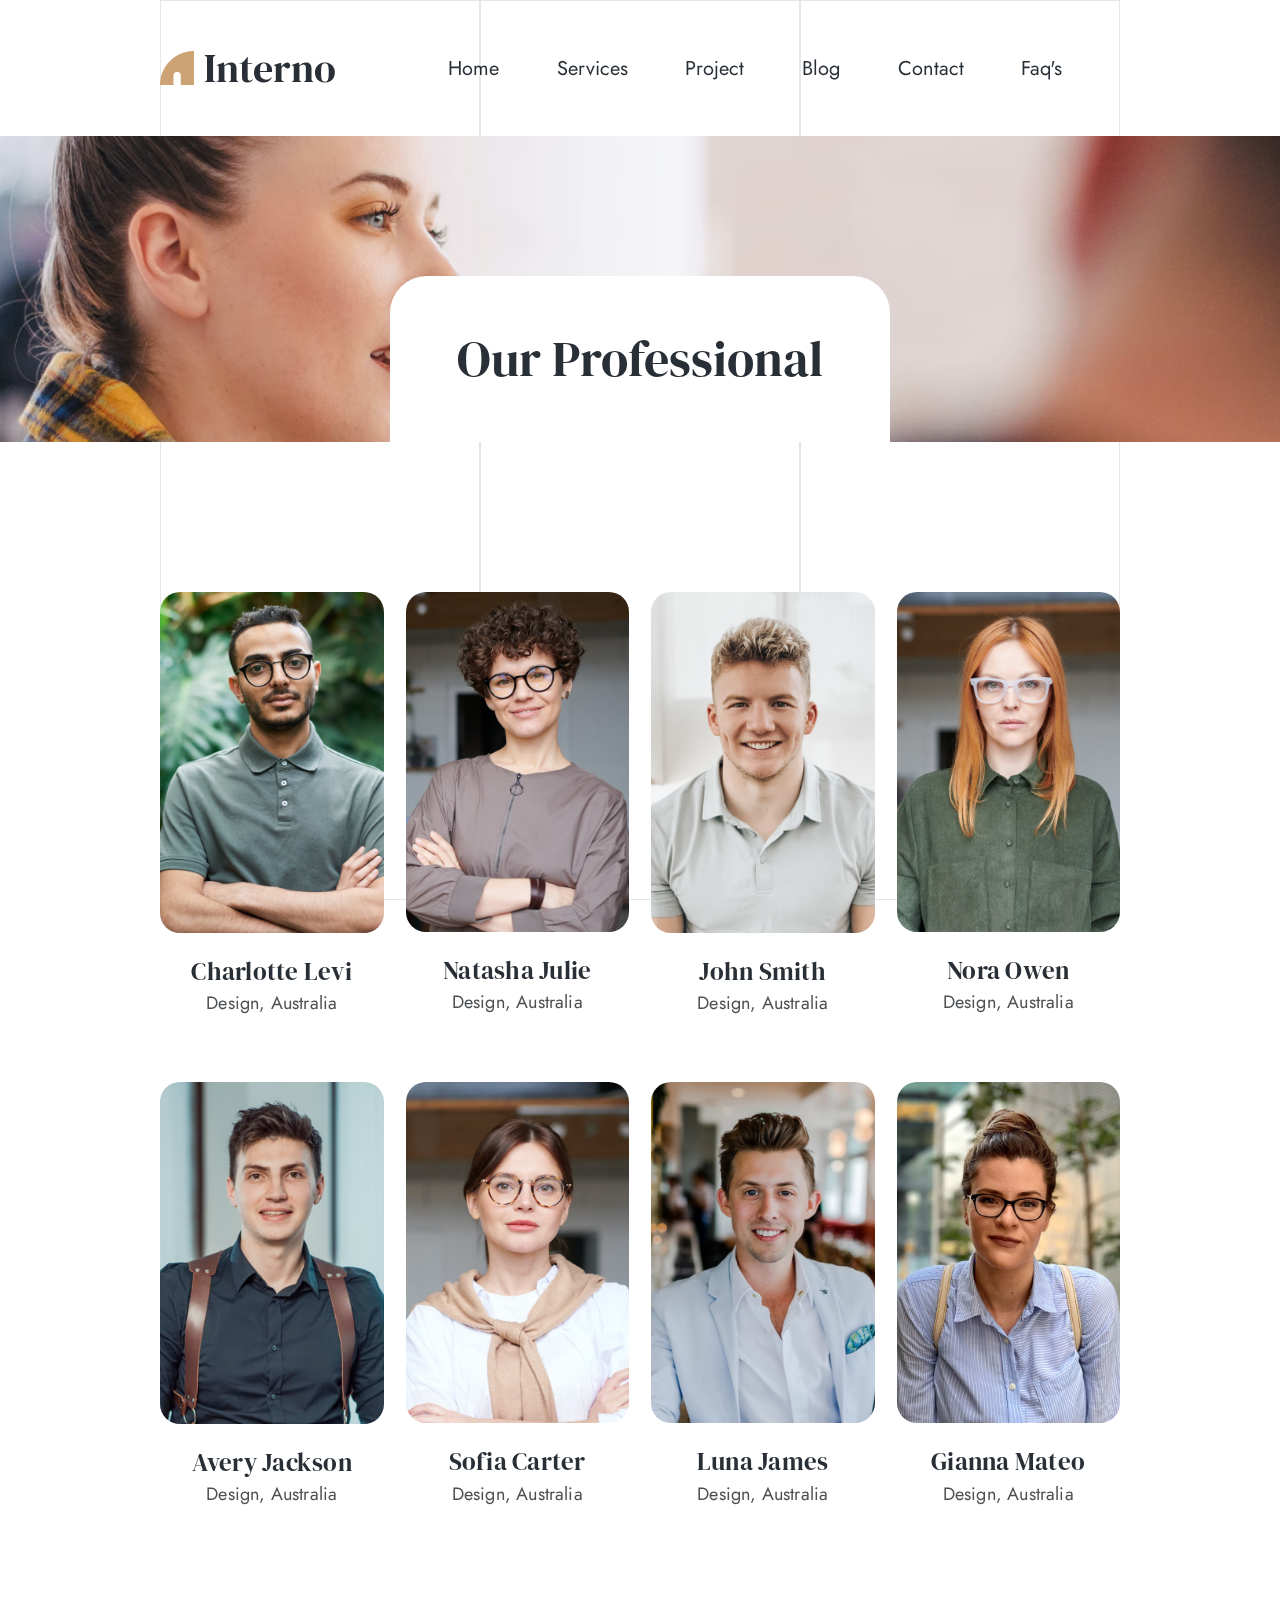
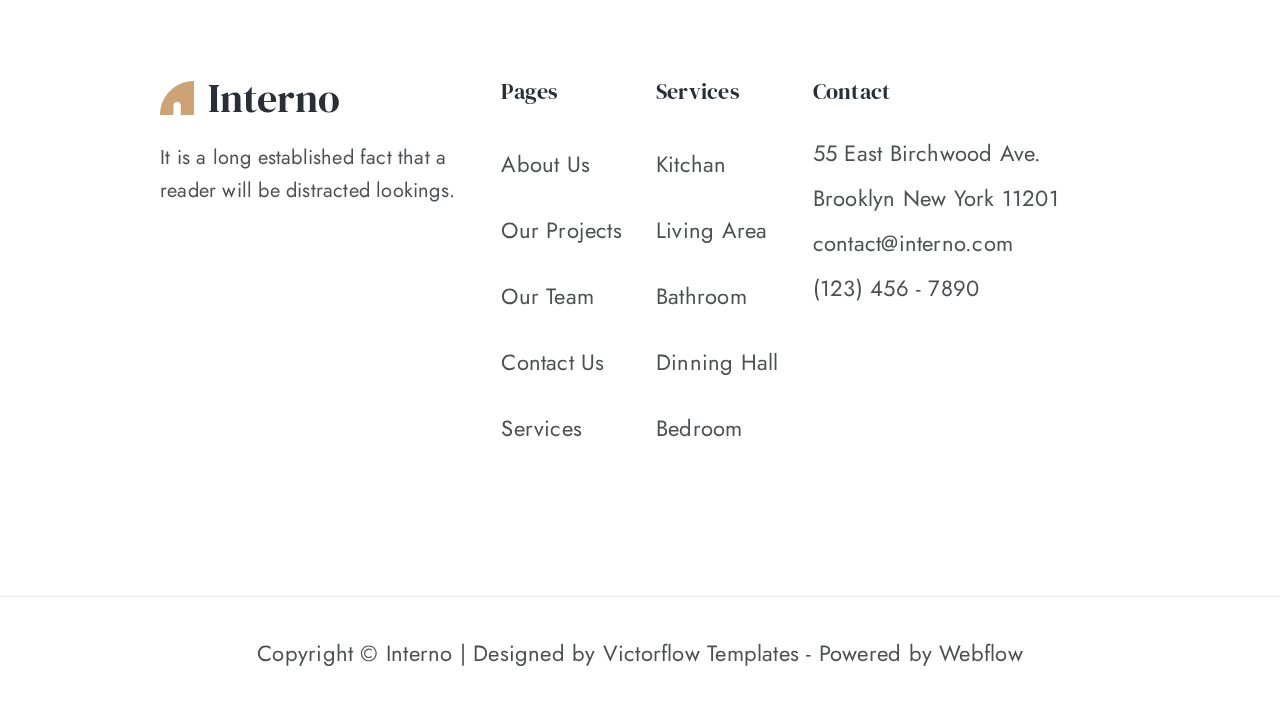
<file: team.html>
<!DOCTYPE html>
<html lang="en">
<head>
    <meta charset="UTF-8">
    <meta name="viewport" content="width=device-width, initial-scale=1.0">
    <title>Interno Team</title>
    <link rel="stylesheet" href="css/style.css">
    <!-- font aweacome -->
    <link rel="stylesheet" href="https://site-assets.fontawesome.com/releases/v6.4.2/css/all.css">
    <!-- fonts -->
    <link rel="preconnect" href="https://fonts.googleapis.com">
    <link rel="preconnect" href="https://fonts.gstatic.com" crossorigin>
    <link href="https://fonts.googleapis.com/css2?family=DM+Serif+Display&display=swap" rel="stylesheet">
    <link href="https://fonts.googleapis.com/css2?family=Jost&display=swap" rel="stylesheet">
</head>
<body>
    <div class="background">
        <div class="background_line"></div>
        <div class="background_line"></div>
        <div class="background_line"></div>
    </div>
    <nav class="menu">
        <div class="logo">
            <a href="#">
                <img src="img/Logo.png" alt="">
                <h1>Interno</h1>
            </a>
        </div>
        <ul class="nav_items">
            <li><a href="index.html">Home</a></li>
            <li><a href="services.html">Services</a></li>
            <li><a href="pricing.html">Project</a></li>
            <li><a href="blog.html">Blog</a></li>
            <li><a href="contact-us.html">Contact</a></li>
            <li><a href="faq.html">Faq's</a></li>
            <button class="search" onclick="search()"><i class="fa-regular fa-magnifying-glass"></i></button>
        </ul>
        <button class="menu_flex" onclick="menuFlex()">
            <i class="fa-regular fa-bars"></i>
        </button>
    </nav>
    <nav class="flex_menu">
        <ul class="nav_items_flex">
            <button class="close_menu" onclick="closeMenu()">
                <i class="fa-solid fa-xmark"></i>
            </button>
            <li><a href="index.html">Home</a></li>
            <li><a href="services.html">Services</a></li>
            <li><a href="project.html">Project</a></li>
            <li><a href="blog.html">Blog</a></li>
            <li><a href="contact-us.html">Contact</a></li>
            <li><a href="about.html">About Us</a></li>
            <li><a href="faq.html">Faq's</a></li>
        </ul>
    </nav>
    <header class="header_pages" id="headerTeam">
        <div class="header_pages_block">
            <h2 class="h2_center">Our Professional</h2>
        </div>
    </header>
    <main>
        <div class="container">
            <div class="profesionals_div">
                <div class="profesionals_card" id="card1" data-name="Charlotte Levi">
                    <button class="profesionals_card_btn" onclick="redirectToTeamSingle('card1', 'Charlotte Levi')">
                        <img src="img/cardPhoto1.png" alt="" data-img-src="img/cardPhoto1.png">
                    </button>
                    <div class="profesionals_card_info">
                        <h4 class="profesionals_card_h4">Charlotte Levi<p class="p3">Design, Australia</p></h4>
                        <div class="profesionals_card_socials">
                            <a href="#"><i class="fa-brands fa-facebook-f"></i></a>
                            <a href="#"><i class="fa-brands fa-twitter"></i></a>
                        </div>
                    </div>
                </div>
                <div class="profesionals_card" id="card2" data-name="Natasha Julie">
                    <button class="profesionals_card_btn" onclick="redirectToTeamSingle('card2', 'Natasha Julie')">
                        <img src="img/cardPhoto2.png" alt="" data-img-src="img/cardPhoto2.png">
                    </button>
                    <div class="profesionals_card_info">
                        <h4 class="profesionals_card_h4">Natasha Julie<p class="p3">Design, Australia</p></h4>
                        <div class="profesionals_card_socials">
                            <a href="#"><i class="fa-brands fa-facebook-f"></i></a>
                            <a href="#"><i class="fa-brands fa-linkedin-in"></i></a>
                            <a href="#"><i class="fa-brands fa-twitter"></i></a>
                        </div>
                    </div>
                </div>
                <div class="profesionals_card" id="card3" data-name="John Smith">
                    <button class="profesionals_card_btn" onclick="redirectToTeamSingle('card3', 'John Smith')">
                        <img src="img/cardPhoto3.png" alt="" data-img-src="img/cardPhoto3.png">
                    </button>
                    <div class="profesionals_card_info">
                        <h4 class="profesionals_card_h4">John Smith<p class="p3">Design, Australia</p></h4>
                        <div class="profesionals_card_socials">
                            <a href="#"><i class="fa-brands fa-facebook-f"></i></a>
                            <a href="#"><i class="fa-brands fa-twitter"></i></a>
                        </div>
                    </div>
                </div>
                <div class="profesionals_card" id="card4" data-name="Nora Owen">
                    <button class="profesionals_card_btn" onclick="redirectToTeamSingle('card4', 'Nora Owen')">
                        <img src="img/cardPhoto4.png" alt="" data-img-src="img/cardPhoto4.png">
                    </button>
                    <div class="profesionals_card_info">
                        <h4 class="profesionals_card_h4">Nora Owen<p class="p3">Design, Australia</p></h4>
                        <div class="profesionals_card_socials">
                            <a href="#"><i class="fa-brands fa-facebook-f"></i></a>
                            <a href="#"><i class="fa-brands fa-twitter"></i></a>
                        </div>
                    </div>
                </div>
            </div>
            


            <div class="profesionals_div">
                <div class="profesionals_card" id="card5" data-name="Avery Jackson">
                    <button class="profesionals_card_btn" onclick="redirectToTeamSingle('card5', 'Avery Jackson')">
                        <img src="img/Card5.jpg" alt="" data-img-src="img/Card5.jpg">
                    </button>
                    <div class="profesionals_card_info">
                        <h4 class="profesionals_card_h4">Avery Jackson<p class="p3">Design, Australia</p></h4>
                        <div class="profesionals_card_socials">
                            <a href="#"><i class="fa-brands fa-facebook-f"></i></a>
                            <a href="#"><i class="fa-brands fa-linkedin-in"></i></a>
                            <a href="#"><i class="fa-brands fa-twitter"></i></a>
                        </div>
                    </div>
                </div>
                <div class="profesionals_card" id="card6" data-name="Sofia Carter">
                    <button class="profesionals_card_btn" onclick="redirectToTeamSingle('card6', 'Sofia Carter')">
                        <img src="img/Card6.jpg" alt="" data-img-src="img/cardPhoto2.png">
                    </button>
                    <div class="profesionals_card_info">
                        <h4 class="profesionals_card_h4">Sofia	Carter<p class="p3">Design, Australia</p></h4>
                        <div class="profesionals_card_socials">
                            <a href="#"><i class="fa-brands fa-facebook-f"></i></a>
                            <a href="#"><i class="fa-brands fa-linkedin-in"></i></a>
                            <a href="#"><i class="fa-brands fa-twitter"></i></a>
                        </div>
                    </div>
                </div>
                <div class="profesionals_card" id="card7" data-name="Luna James">
                    <button class="profesionals_card_btn" onclick="redirectToTeamSingle('card7', 'Luna James')">
                        <img src="img/Card7.jpg" alt="" data-img-src="img/cardPhoto3.png">
                    </button>
                    <div class="profesionals_card_info">
                        <h4 class="profesionals_card_h4">Luna James<p class="p3">Design, Australia</p></h4>
                        <div class="profesionals_card_socials">
                            <a href="#"><i class="fa-brands fa-facebook-f"></i></a>
                            <a href="#"><i class="fa-brands fa-linkedin-in"></i></a>
                            <a href="#"><i class="fa-brands fa-twitter"></i></a>
                        </div>
                    </div>
                </div>
                <div class="profesionals_card" id="card8" data-name="Gianna Mateo">
                    <button class="profesionals_card_btn" onclick="redirectToTeamSingle('card8', 'Gianna Mateo')">
                        <img src="img/Card8.jpg" alt="" data-img-src="img/cardPhoto4.png">
                    </button>
                    <div class="profesionals_card_info">
                        <h4 class="profesionals_card_h4">Gianna	Mateo<p class="p3">Design, Australia</p></h4>
                        <div class="profesionals_card_socials">
                            <a href="#"><i class="fa-brands fa-facebook-f"></i></a>
                            <a href="#"><i class="fa-brands fa-linkedin-in"></i></a>
                            <a href="#"><i class="fa-brands fa-twitter"></i></a>
                        </div>
                    </div>
                </div>
            </div>
        </div>
    </main>
    <footer class="foot">
        <div class="foot_body">
            <div class="foot_section">
                <div class="foot_logo">
                    <a class="a_logo" href="#">
                        <img src="img/Logo.png" alt="">
                        <h1>Interno</h1>
                    </a>
                    <p class="p1">It is a long established fact that a reader will be distracted lookings.</p>
                    <div class="socials_foot">
                        <a href="#"><i class="fa-brands fa-facebook-f"></i></a>
                        <a href="#"><i class="fa-brands fa-twitter"></i></a>
                        <a href="#"><i class="fa-brands fa-linkedin-in"></i></a>
                        <a href="#"><i class="fa-brands fa-instagram"></i></a>
                    </div>
                </div>
            </div>
            <div class="foot_info">
                <h5 class="info_h5">Pages</h5>
                <a href="about.html">About Us</a>
                <a href="project.html">Our Projects</a>
                <a href="team.html">Our Team</a>
                <a href="contact-us.html">Contact Us</a>
                <a href="services.html">Services</a>
            </div>
            <div class="foot_info">
                <h5 class="info_h5">Services</h5>
                <a href="project.html?activeBtn=Kitchan">Kitchan</a>
                <a href="project.html?activeBtn=LivingArea">Living Area</a>
                <a href="project.html?activeBtn=Bathroom">Bathroom</a>
                <a href="project.html?activeBtn=BedRoom">Dinning Hall</a>
                <a href="project.html?activeBtn=BedRoom">Bedroom</a>
            </div>
            <div class="foot_contact">
                <h5 class="info_h5">Contact</h5>
                <a href="#">55 East Birchwood Ave. Brooklyn New York 11201</a>
                <a href="#">contact@interno.com</a>
                <a href="#">(123) 456 - 7890</a>
            </div>
        </div>
    </footer>
    <div class="foot_bottom">
        <a class="a_foot" href="#">Copyright © Interno | Designed by Victorflow Templates - Powered by Webflow</a>
    </div>

    <script src="js/script.js"></script>
</body>
</html>
</file>
<file: css/style.css>
*{
    padding: 0;
    margin: 0;
    box-sizing: border-box;
}
html, body {
    margin: 0 auto;
    padding: 0;
    height: 100%;
    max-width: 1920px;
    
}
body {
    overflow-x: hidden;
}
.background {
    position: fixed;
    top: 0;
    left: 50%;
    width: 65%;
    transform: translateX(-50%);
    height: 100%;
    z-index: -1;
    background-color: #FFFFFF;
    overflow: hidden;
    max-width: 1250px;
}

.background_line {
    width: calc(100% / 3);
    height: 100%;
    float: left;
    box-sizing: border-box;
    border: 1px solid #E6E6E6;
}

.background::after {
    content: "";
    display: table;
    clear: both;
}


.swiper {
    width: 100%;
    height: 100%;
  }
h1,h2,h3,h4,h5,h6{
    font-family: DM Serif Display;
    font-weight: 400;
    color: #292F36;
}
a{
    position: relative;
    text-decoration: none;
}
a, p{
    font-family: jost;
}
p{
    color: #4D5053;
}
.mt200{
    margin-top: 200px;
}
.mb200{
    margin-bottom: 200px;
}
button{
    border-style: none;
    font-family: Jost;
    transition: .5s;
}
button:hover{
    cursor: pointer;
    opacity: .8;
}
.menu{
    width: 65%;
    margin: 0 auto;
    display: flex;
    align-items: center;
    justify-content: space-between;
    padding: 43px 0;
}
.menu a{
    text-decoration: none;
    color: #292F36;
}
.menu li{
    list-style: none;
}
.nav_items{
    display: flex;
    align-items: center;
    justify-content: space-between;
}
.flex_menu {
    display: none;
    position: fixed;
    width: 100%;
    top: -100%;
    right: 0;
    z-index: 1;
    background-color: white;
    box-shadow: 0px 4px 10px rgba(0, 0, 0, 0.1); 
    transition: top 0.5s cubic-bezier(0.25, 1, 0.5, 1);
}

.flex_menu.open {
    top: 0;
}


.nav_items_flex {
    height: 100vh;
    padding: 50px 28px;
    display: flex;
    flex-direction: column;
    align-items: center;
    background: #1F2022;
}

.nav_items_flex a {
    position: relative;
    font-family: Jost;
    font-size: 45px;
    line-height:50x;
    text-align: center;
    transition: color 0.3s ease;
    letter-spacing: 0.2em;
    color: #FFF7EF;
}
.close_menu{
    background: unset;
    color: #CDA274;
    font-size: 28px;
    position: absolute;
    right: 5%;
    top: 2%;
}
a::before {
    content: '';
    position: absolute;
    bottom: 0;
    left: 0;
    width: 0;
    height: 2px;
    background-color: #CDA274;
    transition: width 0.3s ease;
}

a:hover::before {
    width: 100%;
}
.menu_flex{
    background: unset;
    color: #CDA274;
    font-size: 28px;
    display: none;
}
.nav_items_flex li{
    list-style: none;
}
.logo{
    display: flex;
    align-items: center;
    justify-content: space-between;
}
h1{
    font-family: DM Serif Display;
    font-size: 40px;
    font-weight: 400;
    line-height: 50px;
    text-align: left;
}
.logo{
    box-sizing: border-box;
}
.logo a{
    display: flex;
    justify-content: space-between;
    align-items: center;
    font-size: 22px;
    font-weight: 400;
    line-height: 50px;
    text-align: left;
}
.logo a::after{
     background-color: unset;
}
.logo a::before{
    background-color: unset;
}
.logo img{
    width: 34px;
    height: 34px;
    margin-right: 10px;

}
.nav_items{
    width: 50%;
}
.nav_items a {
    position: relative;
    font-family: Jost;
    font-size: 20px;
    line-height: 25px;
    text-align: center;
    transition: color 0.3s ease;
}

.nav_items a::before {
    content: '';
    position: absolute;
    bottom: 0;
    left: 0;
    width: 0;
    height: 2px;
    background-color: #CDA274;
    transition: width 0.3s ease;
}

.nav_items a:hover::before {
    width: 100%;
}

.search{
    background: unset;
    border: none;
    color: #141414;
    font-size: 21px;
}
.header{
    position: relative;
    background-repeat: no-repeat;
    background-position: center;
    background-size: cover;
    height: 100%;
    position: relative;
    overflow: hidden;
}

.header_img1{
    position: absolute;
    width: 100%;
    height: 100%;
    z-index: 1;
    border-bottom-left-radius: 15%;
}
.header_img2{
    position: absolute;
    width: 100%;
    height: 100%;
    z-index: 1;
    border-bottom-right-radius: 15%;
}
.head_info{
    width: 600px;
    position: absolute;
    left: 18%;
    top: 30%;
    z-index: 2;
}
.head_info_center{
    text-align: center;
    width: 600px;
    position: absolute;
    left: 50%;
    top: 50%;
    transform: translate(-50%, -50%);
    z-index: 2;
}
.head_info_center p{
    text-align: center;
}
.swiper-center img{
    border-bottom-right-radius: 15%;
}
.head_info_right{
    text-align: end;
    width: 655px;
    position: absolute;
    left: 45%;
    top: 50%;
    transform: translate(10%, -50%);
    z-index: 2;
}
.head_info_right p{
    text-align: end;
}
.swiper-scrollbar {
    margin-bottom: 1%;
    width: 70% !important;
    left: 15% !important;
    height: 1vh !important;
}
.head_h2{
    font-size: 85px;
    line-height: 106.25px;
    color: #292F36;
}
.p1{
    font-size: 22px;
    font-weight: 400;
    line-height: 33px;
    letter-spacing: 0.01em;
    text-align: left;
    color: #4D5053;
}
.default_btn{
    padding: 26px 48px;
    border: none;
    background: #292F36;
    box-shadow: 0px 10px 20px 0px #C0C0C059;
    gap: 10px;
    border-radius: 18px;
    margin-top: 20px;
    transition: .5s;
}
.default_btn:hover{
    opacity: .9;
}
.default_btn span{
    font-size: 18px;
    font-weight: 600;
    line-height: 22.5px;
    letter-spacing: 0.02em;
    text-align: center;
    color: #FFFFFF;
}
.fa_arrow_right{
    font-size: 16px;
    color: #CDA274;
    margin-left: 10px;
}
.main{
    width: 65%;
    margin: 0 auto;
}
.projects_head_list{
    width: 100%;
    display: flex;
    justify-content: space-between;
    align-items: center;
    flex-direction: column;
    margin-bottom: 200px;
}
.projects_head_line{
    width: 100%;
    display: flex;
    justify-content: space-between;
    align-items: center;
}
.projects_head_line:not(:last-child){
    margin-bottom: 90px;
}
.projects_head_card {
    padding: 83px 15px;
    border-radius: 20px;
    width: 28%;
    margin: 0 auto;
    position: relative;
    overflow: hidden;
    background: #FFFFFF;
    transition: .5s;
}
.projects_head_card:hover{
    background: #F4F0EC;
    cursor: pointer;
}
.h4 {
    font-family: DM Serif Display;
    font-size: 25px;
    font-weight: 400;
    line-height: 31.25px;
    text-align: center;
    margin-bottom: 20px;
}
.caramel_gold{
    color: #CDA274;
}
.caramel_gold_btn{
    background-color: #CDA274;
    color: #000000;
}

.caramel_gold_btn i{
    color: #ffffff;
}
.white{
    color: #FFFFFF;
}

.white_btn span{
    color: #1F2022;
}
.white_btn i{
    color: #1F2022;
}
.gray_btn{
    background-color: #D3D3D3;
}
.gray_btn span{
    color: #1F2022;
}
.gray_btn i{
    color: #1F2022;
    font-weight: 700;
}
.p2 {
    font-size: 22px;
    font-weight: 400;
    line-height: 33px;
    letter-spacing: 0.01em;
    text-align: center;
}

.read_more_div {
    margin-top: 52px;
    display: flex;
    justify-content: center;
    align-items: center;
}

.read_more_div a {
    position: relative;
    font-size: 18px;
    font-weight: 600;
    line-height: 22.5px;
    letter-spacing: 0.02em;
    text-align: center;
    color: #4D5053;
    text-decoration: none;
    display: inline-flex;
    align-items: center;
}




.fa_arrow_right {
    margin-left: 5px;
}
.create_stylish_contact{
    display: flex;
    align-items: flex-start;
    margin-bottom: 200px;
}
.csc_info{
    width: 45%;
    padding: 43px 0px;
    margin-right: 75px;
}
.h3_left{
    font-family: DM Serif Display;
    font-size: 50px;
    font-weight: 400;
    line-height: 62.5px;
    letter-spacing: 0.02em;
    margin-bottom: 33px;
}
.csc_call_us{
    margin-top: 45px;
    width: 60%;
}
.csc_phone{
    display: flex;
    align-items: center;
    margin-bottom: 40px;
}
.large_btn{
    padding: 26px 31px;
    gap: 10px;
    border-radius: 18px;
    background: #292F36;
    box-shadow: 0px 10px 20px 0px #C0C0C059;

    font-family: Jost;
    font-size: 18px;
    font-weight: 500;
    line-height: 22.5px;
    letter-spacing: 0.02em;
    text-align: center;
    color: #FFFFFF;
}

.large_btn i{
    font-size: 15px;
}

.coll_btn{
    background: #F4F0EC;
    padding: 30px;
    border-radius: 50px;
}
.csc_phone_info{
    display: flex;
    flex-direction: column;
    margin-left: 15px;
}
.csc_phone_info span{
    font-family: Jost;
    font-size: 24px;
    font-weight: 700;
    line-height: 36px;
    letter-spacing: 0.01em;
    text-align: left;
}
.scs_img{
    width: 55%;
}
.scs_img img{
    width: 100%;
}
.people_about_us{
    padding: 88px 0;
    border-radius: 50px;
    background-color: #F4F0EC;
}
.h3_center{
    font-family: DM Serif Display;
    font-size: 50px;
    font-weight: 400;
    line-height: 62.5px;
    letter-spacing: 0.02em;
    text-align: center;
}
.people_about_us_card {
    border-radius: 20px;
    width: 32%;
    background: #FFFFFF;
    padding: 53px 37px;
    padding-bottom: 20px;
    overflow: hidden;
    padding-bottom: 85px;
}
.people_about_us_cards {
    display: flex;
    align-items: stretch;
    justify-content: space-between;
    width: 95%;
    margin: 0 auto;
    margin-top: 36px !important;
}


.people_info_glav {
    width: 100%;
    display: flex;
    align-items: center;
    margin-bottom: 25px;
}

.people_info_glav img {
    margin-right: 23px;
}

.people_info {
    box-sizing: border-box;
}

.info_h5 {
    font-size: 24px;
    font-weight: 400;
    line-height: 37.5px;
    letter-spacing: 0.01em;
    text-align: left;
    margin-bottom: 20px;
}

.people_info_p {
    font-family: Jost;
    font-size: 18px;
    font-weight: 400;
    line-height: 27px;
    letter-spacing: 0.01em;
    text-align: left;
}

.ad_logos{
    width: 90%;
    margin: 0 auto;
    display: flex;
    justify-content: space-between;
    align-items: center;
    margin-top: 150px;
    margin-bottom: 150px;
}
.ad_logos img{
    max-width: 100%;
    max-height: 62px;
}
.ad_logos img:not(:last-child) {
    margin-right: 10px;
}
.head_txt{
    width: 75%;
    margin: 0 auto;
    margin-bottom: 95px;
}
.follow_our_projects_main {
    margin-bottom: 150px;
    display: flex;
    flex-wrap: wrap;
    justify-content: space-between;
}

.follow_our_projects_card {
    flex: 0 0 45%;
    margin-bottom: 30px;
    width: 100%;
}

.follow_our_projects_card:nth-child(even) {
    margin-left: auto;
}

.follow_our_projects_card img {
    width: 100%;
}

.follow_our_projects_card_bootm {
    margin-top: 25px;
    width: 100%;
    display: flex;
    justify-content: space-between;
    align-items: center;
}

.more_btn {
    border-radius: 50px;
    padding: 26px 32px;
    background: #F4F0EC;
}

.more_btn i {
    font-size: 18px;
    transition: .5s;
}

.more_btn:hover {
    transform: scale(1.05);
}
.more_btn:hover i{
    color: #CDA274;
}
.our_projects{
    width: 100%;
    background: #F4F0EC;
}
.our_projects_info{
    width: 60%;
    display: flex;
    align-items: center;
    justify-content: space-between;
    margin: 0 auto;
    padding: 150px 0px;

}
.our_projects_info_section{
    display: flex;
    justify-content: space-between;
    align-items: center;
    flex-direction: column;
}
.gold_h4{
    font-family: DM Serif Display;
    font-size: 85px;
    font-weight: 400;
    line-height: 106.25px;
    letter-spacing: 0.02em;
    text-align: left;
    color: #CDA274;
}
.our_projects_info hr {
    transform: rotate(90deg);
    height: 1px;
    width: 10%;
    margin: 0;
    background: #CDA274;
}
.articles_news{
    box-sizing: border-box;
    margin-bottom: 200px;
}
.articles_news_box{
    width: 100%;
    display: flex;
    justify-content: space-between;
    align-items: stretch;
}
.articles_news_card{
    width: 32%;
    border: 1px solid #E7E7E7;
    padding: 21px;
    border-radius: 62px;
    gap: 10px;
    transition: .5s;
    background: #FFFFFF;
}
.articles_news_img_card{
    position: relative;
}
.articles_news_img_info{
    position: absolute;
    left: 25px;
    bottom: 20px;
    border-radius: 8px;
    padding: 4px 5px;
}
.articles_news_card:hover{
    background: #F4F0EC;
    cursor: pointer;
}
.articles_news_card:hover .news_btn{
    background: #FFFFFF;
}
.articles_news_card img{
    width: 100%;
}
.articles_news_img_info{
    background: #FFFFFF;
    position: absolute;
}
.foot_main{
    margin: 0 auto;
    margin-top: 200px;
    margin-bottom: 200px;
}
.articles_news_info{
    width: 100%;
}
.articles_news_bottom{
    width: 95%;
    margin-top: 30px;
    display: flex;
    justify-content: space-between;
    align-items: center;
}
.small_p{
    font-family: Jost;
    font-size: 16px;
    font-weight: 400;
    line-height: 24px;
    letter-spacing: 0.01em;
    text-align: left;

}
.news_btn{
    padding: 19px 23px;
    border-radius: 50px;
    background: #F4F0EC;
}
.news_btn:hover{
    transform: scale(1.1);
}
.news_btn:hover i{
    color: #CDA274;
}
.wanna_join_interno{
    max-width: 100%;
    border-radius: 70px;
    background: #292F36;
    padding: 80px 0;
    display: flex;
    flex-direction: column;
    align-items: center;
    margin-bottom: 135px;
}
.white_h3{
    font-family: DM Serif Display;
    font-size: 50px;
    font-weight: 400;
    line-height: 62.5px;
    text-align: center;
    color: #FFFFFF;
    margin-bottom: 10px;
}
.white_p{
    font-size: 22px;
    font-weight: 400;
    line-height: 33px;
    letter-spacing: 0.01em;
    text-align: center;
    color: #FFFFFF;
}
.primary_btn{
    margin-top: 32px;
    border-radius: 18px;
    padding: 26px 36px;
    background: #CDA274;
    box-shadow: 0px 10px 20px 0px #1F2022;
}
.primary_btn{
    font-family: Jost;
    font-size: 18px;
    font-weight: 600;
    line-height: 22.5px;
    letter-spacing: 0.02em;
    text-align: center;
    color: #FFFFFF;
}
.foot{
    width: 65%;
    margin: 0 auto;
    margin-bottom: 135px;
}
.foot_body{
    display: flex;
    justify-content: space-between;
    align-items: flex-start;
}
.a_logo{
    width: 180px;
    display: flex;
    justify-content: space-between;
    align-items: center;
    font-size: 22px;
    font-weight: 400;
    line-height: 50px;
    text-align: left;
    margin-bottom: 18px;
}
.foot_section{
    width: 32%;
}
.foot_logo{
    box-sizing: border-box;
    display: flex;
    justify-content: space-between;
    flex-direction: column;
}
.foot_bottom{
    border-top: 1px solid #E5E5E5;
    text-align: center;
    padding: 40px 0;
}
.a_foot{
    font-family: Jost;
    font-size: 22px;
    font-weight: 400;
    line-height: 33px;
    letter-spacing: 0.01em;
    color: #4D5053;
}
.socials_foot{
    margin-top: 30px;
    max-width: 230px;
    display: flex;
    justify-content: space-between;
    align-items: center;
}
.socials_foot a{
    color: #292F36;
    font-size: 18px;
}
.foot_info {
    display: flex;
    flex-direction: column;
    align-items: flex-start;
}

.foot_info a {
    position: relative;
    font-size: 22px;
    font-weight: 400;
    line-height: 66px;
    letter-spacing: 0.01em;
    text-align: left;
    color: #4D5053;
    text-decoration: none;
    transition: color 0.3s;
}



.foot_info a:hover {
    color: #000000;
}
.foot_contact{
    width: 32%;
    display: flex;
    flex-direction: column;
    align-items: flex-start;
}
.foot_contact a{
    font-size: 22px;
    font-weight: 400;
    line-height: 45px;
    letter-spacing: 0.01em;
    text-align: left;
    color: #4D5053;
    transition: .5s;
}
.foot_contact a:hover{
    color: #000000;
}
.card_info_img{
    width: 50%;
    border-radius: 50px;
}
.card_info_img img{
    width: 100%;
    border-radius: 50px;

}
.header_pages{
    height: 34vh;
    background-size: cover;
    background-position: center;
    background-repeat: no-repeat;
    position: relative;
}
.header_pages_block{
    position: absolute;
    min-width: 500px;
    bottom: 0px;
    left: 50%;
    right: 50%;
    transform: translate(-50%, 0);
    background: #FFFFFF;
    padding: 52px 41px;
    border-top-left-radius: 37px;
    border-top-right-radius: 37px;
}
.h2_center{
    font-family: DM Serif Display;
    font-size: 50px;
    font-weight: 400;
    line-height: 62.5px;
    text-align: left;
    color: #292F36;
    text-align: center;
}
main{
    box-sizing: border-box;
}
.container{
    width: 65%;
    margin: 200px auto;
}
.mb200{
    margin-bottom: 200px;
}
.interior{
    width: 75%;
    margin: 0 auto;
    position: relative;
    margin-bottom: 50px;
}
.interionr_info{
    position: absolute;
    top: 50%;
    left: 50%;
    transform: translate(-50%, -50%);
    padding: 62px;
    width: 77%;
}
.interior img{
    width: 100%;
}
.interionr_info h4{
    font-family: DM Serif Display;
    font-size: 85px;
    font-style: italic;
    font-weight: 400;
    line-height: 0px;
    letter-spacing: 0.02em;
    text-align: center;
    color: #292F36;
    margin-bottom: 27px;
}
.h3_italic{
    font-family: DM Serif Display;
    font-size: 35px;
    font-style: italic;
    font-weight: 400;
    line-height: 43.75px;
    letter-spacing: 0.02em;
    text-align: center;
    margin-bottom: 35px;
}
.grey_p{
    font-family: Jost;
    font-size: 25px;
    font-weight: 400;
    line-height: 37.5px;
    letter-spacing: 0.01em;
    text-align: center;
    color: #4D5053;
}
.card_box{
    display: flex;
    justify-content: space-between;
    align-items: flex-start;
    margin-top: 150px;
    margin-bottom: 150px;
}
.card_info_box{
    width: 40%;
}

.card_info_box p{
    margin-bottom: 41px;
}
.card_h3{
    font-size: 50px;
    font-weight: 400;
    line-height: 62.5px;
    letter-spacing: 0.02em;
    text-align: left;
    margin-bottom: 20px;
}
.main_about_us{
    background: #F4F0EC;
}
.main_about_us_box{
    padding: 185px 0;
    width: 65%;
    margin: 0 auto;
}
.main_asbout_us_cards{
    margin-top: 40px;
    display: flex;
    justify-content: space-between;
    align-items: stretch;
}
.main_asbout_us_card{
    width: 25%;
    transition: .5s;
}
.main_asbout_us_card:not(:last-child){
    margin-right: 22px;
}
.main_asbout_us_card:hover{
    transform: scale(1.025);
    cursor: pointer;
}
.main_asbout_us_card img{
    width: 100%;
    border-radius: 20px;
}
.main_asbout_us_card_info {
    width: 100%;
    height: 100%;
    display: none;
    flex-direction: column;
    align-items: center;
    justify-content: space-between;
    background: #FFFFFF;
    padding: 20% 0;
    border-radius: 20px;
    text-align: center;
    box-sizing: border-box;
}
.main_asbout_us_card_info hr{
    margin: 10px 0;
}

.small_h4{
    font-family: DM Serif Display;
    font-size: 25px;
    font-weight: 400;
    line-height: 37.5px;
    letter-spacing: 0.01em;
    text-align: center;
    color: #292F36;
    margin-bottom: 10px;
}
.p3{
    font-family: Jost;
    font-size: 18px;
    font-weight: 400;
    line-height: 27px;
    letter-spacing: 0.01em;
    text-align: center;
    color: #4D5053;
}
.about_us_card_socials {
    display: flex;
    justify-content: space-between;
    align-items: center;
    width: 75%;
}
.about_us_card_socials i{
    position: relative;
    font-size: 24px;
    color: #292F36;
    transition: .5s;
}
.about_us_card_socials i:hover{
    transform: scale(1.1);
}
.about_us_card_socials a{
    position: relative;
}
.about_us_card_socials a::before{
    width: 0%;
}

.a_card{
    font-size: 18px;
    font-weight: 400;
    line-height: 27px;
    letter-spacing: 0.01em;
    color: #4D5053;
}
.a_card{
    position: relative;
}
.project_form{
    width: 45%;
    margin: 215px auto;
    display: flex;
    flex-direction: column;
    align-items: center;
}
.form_project{
    width: 100%;
    margin: 77px 0;
    margin-bottom: 77px;
}
.form_project label{
    font-family: Jost;
    font-size: 22px;
    font-weight: 400;
    line-height: 33px;
    letter-spacing: 0.01em;
    text-align: left;
    color: #4D5053;
}
.form_group{
    width: 100%;
    display: flex;
    justify-content: space-between;
    align-items: center;
    margin-bottom: 57px;
}
.form_group input{
    width: 45%;
}
.form_project input{
    border-style: none;
    border-bottom: 1px solid #000000;
    font-family: Jost;
    font-size: 22px;
    font-weight: 400;
    line-height: 33px;
    letter-spacing: 0.01em;
    text-align: left;
    padding-bottom: 13px;
    background: unset;
}
.form_project input:focus-visible{
    outline: none;
}
.form_txt_info{
    width: 100%;
    display: flex;
    flex-direction: column;
    align-items: flex-start;
}
.form_txt_info input{
    width: 100%;
    margin-top: 50px;
}

/* services */
.beige{
    background: #F4F0EC;
    border-radius: 70px;
}
.beige_main{
    width: 90%;
    margin: 0 auto;
    padding: 160px 0;
    margin-bottom: 200px;
}
.beige_head{
    width: 90%;
    margin: 0 auto;
    margin-bottom: 100px;
}
.beige_body{
    display: flex;
    justify-content: space-between;
    align-items: center;
}
.beige_body:not(:last-child){
    margin-bottom: 70px;
}
.beige_body_img{
    width: 40%;
}
.beige_body_img img{
    max-width: 100%;
    border-radius: 0px 123px 123px 326px;
}
.beige_body_box{
    box-sizing: border-box;
    width: 50%;
}
.beige_body_box_head{
    display: flex;
    justify-content: space-between;
    align-items: center;
    margin-bottom: 58px;
}
.beige_body_box_head img{
    max-width: 100%;
}
.beige_h5{
    font-size: 120px;
    font-weight: 400;
    line-height: 150px;
    text-align: center;
    color: #FFFFFF;
}
.beige_block{
    box-sizing: border-box;
}
.h4_beige{
    font-family: DM Serif Display;
    font-size: 35px;
    font-weight: 400;
    line-height: 43.75px;
    color: #292F36;
    text-align-last: left;
    margin-bottom: 10px;
}
.services_single_box{
    display: flex;
    justify-content: space-between;
    align-items: flex-start;
}
.services_single_title{
    width: 40%;
}
.gold_span{
    font-family: Jost;
    font-size: 25px;
    font-weight: 400;
    line-height: 37.5px;
    letter-spacing: 0.01em;
    text-align: left;
    color: #CDA274;
}
.services_single_info{
    max-width: 57%;
}
.services_single_info p:not(:last-child){
    margin-bottom: 28px;
}
.single_video {
    width: 100%;
    position: relative;
    border-radius: 70px;
    overflow: hidden;
    border-radius: 100px;
}

.single_video video {
    max-width: 100%;
    display: block;
    border-radius: 100px;
}

.play_video_btn {
    position: absolute;
    top: 50%;
    left: 50%;
    transform: translate(-50%, -50%);
    padding: 30px 40px;
    background-color: #FFFFFF;
    border-radius: 50%;
    font-size: 25px;
    color: #CDA274;
    opacity: 1;
    z-index: 1;
    transition: opacity 0.3s ease;
    border: none;
    cursor: pointer;
}
.video-js::-webkit-media-controls-play-button {
    display: none;
}
.video-js::-webkit-media-controls-start-playback-button {
    display: none;
}
.single_title_flex{
    width: 95%;
    display: flex;
    justify-content: space-evenly;
    align-items: center;
    margin: 150px auto;
}
.single_title_flex hr{
    width: 250px;
    border: 1px solid #CECECE;
    transform: rotate(90deg);
    transform-origin: center center;
}
.single_title_box{
    width: 45%;
}
.single_title_div{
    display: flex;
    justify-content: space-between;
    align-items: flex-start;
    flex-direction: column;
}
.single_title_div span{
    font-family: DM Serif Display;
    font-size: 20px;
    font-weight: 400;
    line-height: 25px;
    letter-spacing: 0.02em;
    text-align: left;
    color: #CDA274;
    margin-right: 15px;
}
.pricing{
    width: 100%;
    margin: 0 auto;
    display: flex;
    justify-content: space-between;
    align-items: center;
}
.pricing_box{
    width: 30%;
    background: #F4F0EC;
    border-radius: 33px;
    padding: 64px 0;
    text-align: center;
}
.pricing_box h4{
    margin-bottom: 0;
}
.pricing_h2{
    font-family: DM Serif Display;
    font-size: 85px;
    font-weight: 400;
    line-height: 127.5px;
    letter-spacing: 0.01em;
    text-align: center;
    color: #292F36;
    transition: .5s;
}
.pricing_box hr{
    width: 100%;
    border: 1px solid #CDA274;
    margin-top: 37px;
    margin-bottom: 25px;
}
.pricing_box_body{
    width: 90%;
    margin: 0 auto;
}
.small_p_centr{
    font-size: 20px;
    font-weight: 400;
    line-height: 50px;
    letter-spacing: 0.01em;
    text-align: center;
    color: #4D5053;
}
.pricing_btn{
    margin-top: 28px;
    padding: 26px 48px;
    background: unset;
    border-radius: 18px;
    box-shadow: 0px 10px 20px 0px #C0C0C059;
    background: #CDA274;
}
.pricing_btn{
    font-family: Jost;
    font-size: 18px;
    font-weight: 600;
    line-height: 22.5px;
    letter-spacing: 0.02em;
    text-align: center;
    color: #F4F0EC;
}
.pricing_btn i{
    font-size: 16px;
    color: #292F36;
    margin-left: 10px;
}
.pricing_box:hover{
    cursor: pointer;
}
.pricing_box:hover .pricing_btn{
    background: #292F36;
    box-shadow: 0px 10px 20px 0px #C0C0C059;
    opacity: 1;
}
.pricing_box:hover .pricing_btn i{
    color: #CDA274;
}
.pricing_box:hover .pricing_h2{
    color: #CDA274 !important;
}
.projects_main{
    width: 100%;
    box-sizing: border-box;
}
.projects_nav{
    width: 90%;
    margin: 0 auto;
    display: flex;
    justify-content: space-between;
    border: 1px solid #CDA274;
    border-radius: 18px;
}
.projects_nav_div{
    width: 25%;
}
.projects_btn{
    width: 100%;
    background: unset;
    padding: 25px 65px;
}

.projects_btn{
    font-family: Jost;
    font-size: 18px;
    font-weight: 600;
    line-height: 22.5px;
    letter-spacing: 0.02em;
    text-align: center;
    color: #292F36;
    border-radius: 18px;
}
.projects_btn:hover{
    background: #CDA274;
}
.projects_btn_active{
    opacity: 1;
    background: #CDA274;
    color: #FFFFFF;
}
.projects_body {
    margin-top: 60px;
    overflow: hidden;
    border-bottom: 1px solid #CECECE;
}

.projects_body_card {
    width: 48%;
    margin-bottom: 35px;
    margin-bottom: 33px;
}

.projects_body_card img {
    width: 100%;
}
.card_left{
    float: left;
    margin-right: 30px;
}
.card_right{
    float: right;
}
.project_data_main{
    margin: 0px auto;
}
.project_details_info{
    display: flex;
    justify-content: space-between;
    align-items: center;
}
.project_details_data{
    width: 45%;
    display: flex;
    justify-content: space-between;
    align-items: center;
    flex-direction: column;
    background: #F4F0EC;
    padding: 55px 84px;
    border-radius: 70px;
}
.project_details_data_line{
    width: 100%;
    display: flex;
    justify-content: space-between;
    align-items: center;
}
.project_span{
    font-family: DM Serif Display;
    font-size: 22px;
    font-weight: 400;
    line-height: 33px;
    letter-spacing: 0.01em;
    text-align: left;
    color: #4D5053;
}
.project_details_title{
    width: 50%;
}
.magnifying_glass {
    margin-top: 100px;
    width: 100%;
    position: relative;
    display: inline-block;
    overflow: hidden;
}

.magnifying_glass img {
    display: block;
    width: 100%;
    height: auto;
    transition: transform 0.3s ease;
}

.zoom-lens {
    position: absolute;
    border: 1px solid #ccc;
    opacity: 0;
    pointer-events: none;
    transition: opacity 0.3s ease;
    border-radius: 100px;
    background: #FFFFFF;
}

.magnifying_glass:hover .zoom-lens {
    opacity: 1;
}
.zoom-lens i{
    font-size: 38px;
    color: #CDA274;
}
.lastet_post_div{
    margin-bottom: 150px;
    width: 100%;
}
.lastet_post{
    width: 100%;
    margin-right: 0;
    margin-top: 50px;
    padding: 22px;
    display: flex;
    justify-content: space-between;
    align-items: center;
    border: 1px solid #E7E7E7;
    border-radius: 65px;
}
.lastet_post_img{
    width: 50%;
}
.lastet_post_img img{
    width: 100%;
    border-radius: 50px;
}
.lastet_post_title{
    width: 40%;
}
.articles_news_body{
    box-sizing: border-box;
}
.articles_news_body .articles_news_box:not(:last-child){
    margin-bottom: 30px;
}
.blog_details{
    width: 100%;
    margin: 0 auto;
    overflow: hidden;
}
.blog_details_main{
    width: 67%;
    float: left;
    max-width: 825px;
}
.blog_details_menu{
    float: right;
    width: 30%;
}
.blog_details_img{
    width: 100%;
    margin-bottom: 35px;
}
.blog_details_img img{
    border-radius: 50px;
    width: 100%;
}
.blog_data{
    display: flex;
    justify-content: space-between;
    align-items: center;
}
.blog_details_main .articles_news_bottom{
    margin: 50px 0;
}
.project_main_title{
    width: 100%;
    background: #F4F0EC;
    border-radius: 50px;
    padding: 55px 0px;
    padding-top: 0;
    margin: 35px 0px;
}
.h3_light_brown{
    font-family: DM Serif Display;
    font-size: 120px;
    font-style: italic;
    font-weight: 400;
    text-align: center;
    color: #CDA274;
    transform: rotate(180deg);
}
.h3_brown{
    font-family: DM Serif Display;
    font-size: 25px;
    font-style: italic;
    font-weight: 400;
    line-height: 31.25px;
    letter-spacing: 0.02em;
    text-align: center;
    color: #CDA274;
}

.project_num{
    margin-top: 25px;
    margin-bottom: 44px;
    width: 90%;
}
.brown_span{
    font-family: DM Serif Display;
    font-size: 20px;
    font-weight: 400;
    line-height: 25px;
    letter-spacing: 0.02em;
    text-align: left;
    color: #CDA274;
    margin-right: 15px;
}
.project_num_line{
    display: flex;
    align-items: flex-start;
}
.project_num_line:not(:last-child){
    margin-bottom: 32px;
}
.blog_details_tags{
    margin-top: 60px;
    border: 1px solid #E5E5E5;
    padding: 44px 0;
    margin-right: 2px;
    display: flex;
    justify-content: space-between;
    align-items: center;
    border-right: 0px;
    border-left: 0px;
}
.small_h5{
    font-family: DM Serif Display;
    font-size: 20px;
    font-weight: 400;
    line-height: 25px;
    text-align: left;
    color: #000000;
}
.blog_details_buttons{
    display: flex;
    justify-content: space-between;
    align-items: center;
}
.small_btn{
    padding: 14px 25px;
    background: #292F36;
    font-family: Jost;
    font-size: 18px;
    font-weight: 400;
    line-height: 22.5px;
    letter-spacing: 0.02em;
    text-align: center;
    color: #FFFFFF;
    border-radius: 10px;
    margin: 0 20px;
}
.small_btn:hover{
    color: #292F36;
    background: #F4F0EC;
}
.not_active{
    color: #292F36;
    background: #F4F0EC;
}
.not_active:hover{
    background: #292F36;
    color: #FFFFFF;
}
.blog_details_icons{
    width: 30%;
    display: flex;
    justify-content: space-between;
    align-items: center;
}
.blog_details_icons i{
    font-size: 18px;
    font-weight: 400;
    line-height: 21.6px;
    letter-spacing: 0.055em;
    text-align: center;
    color: #292F36;
}
.form_reply{
    margin-top: 100px;
    margin-bottom: 63px;
}
.from_h3{
    font-family: DM Serif Display;
    font-size: 25px;
    font-weight: 400;
    line-height: 31.25px;
    letter-spacing: 0.02em;
    text-align: left;
    color: #292F36;
}
.reply_from{
    margin: 35px 0;
}
.reply_from input{
    font-family: Jost;
    font-size: 22px;
    font-weight: 400;
    line-height: 33px;
    letter-spacing: 0.01em;
    text-align: left;
    color: #4D5053;
    border: none;
    border-bottom: 1px solid #000000;
}
.reply_from input:focus {
    outline: none; 
    border-bottom: 1px solid #000000;
}
.reply_from label{
    font-family: Jost;
    font-size: 22px;
    font-weight: 400;
    line-height: 33px;
    letter-spacing: 0.01em;
    text-align: left;
    color: #4D5053;
}
.reply_form_checkbox{
    display: flex;
    align-items: center;
}
.reply_form_checkbox input{
    margin-right: 10px;
}
.reply_form_checkbox {
    position: relative;
    padding-left: 30px;
    font-size: 16px;
}

.reply_form_checkbox input[type="checkbox"] {
    position: absolute;
    height: 0;
    width: 0;
}
.checkmark:hover{
    cursor: pointer;
}

.checkmark {
    position: absolute;
    top: 3px;
    left: 0;
    height: 17px;
    width: 17px;
    background-color: #FFFFFF;
    border: 1px solid #CDA274;
    padding: 5px;
    border-radius: 2px;
}

.reply_form_checkbox input[type="checkbox"]:checked + .checkmark:after {
    content: "";
    position: absolute;
    left: 5px;
    top: 1px;
    width: 4px;
    height: 9px;
    border: solid #CDA274;
    border-width: 0 3px 3px 0;
    transform: rotate(30deg);
}
.small_input_p{
    font-family: Jost;
    font-size: 18px;
    font-weight: 400;
    line-height: 22.5px;
    letter-spacing: 0.02em;
    text-align: center;
    color: #CDA274;
}
.blog_search{
    background: #F4F0EC;
    border-radius: 20px;
    padding: 34px 33px;
    margin-bottom: 50px;
    display: flex;
    justify-content: space-between;
    align-items: center;
}
.celadon_p{
    font-size: 22px;
    font-weight: 400;
    line-height: 33px;
    letter-spacing: 0.01em;
    text-align: left;
    color: #CDA274;
}
.search_blog_txt{
    border: none;
    background: unset;
    font-family: Jost;
    font-size: 22px;
    font-weight: 400;
    line-height: 33px;
    letter-spacing: 0.01em;
    text-align: left;
    color: #CDA274;
    width: 100%;
}
.blog_search .search_blog_txt::placeholder {
    font-size: 22px;
    color: #CDA274;
}
.search_blog_txt:focus{
    outline: none;
}
.search_blog_i{
    font-size: 27px;
    color: #CDA274;
}
.small_h4_left{
    font-family: DM Serif Display;
    font-size: 25px;
    font-weight: 400;
    line-height: 31.25px;
    letter-spacing: 0.02em;
    text-align: left;
    color: #292F36;
}
.blog_lastet_news_block{
    margin-bottom: 50px;
}
.blog_lastet_news_div{
    display: flex;
    justify-content: space-between;
    align-items: flex-end;
    margin-top: 35px;
    border-bottom: 1px solid #CDA274;
    padding-bottom: 5px;
}
.blog_lastet_news_div .small_h5{
    margin-bottom: 35px;
}
.blog_caregories{
    background: #F4F0EC;
    padding: 27px 32px;
    border-radius: 20px;
    margin-bottom: 50px;
}

.small_gray_p{
    font-family: Jost;
    font-size: 22px;
    font-weight: 400;
    line-height: 66px;
    letter-spacing: 0.01em;
    text-align: left;
    color: #4D5053;
}
.blog_tags_buttons{
    margin-top: 25px;
}
.blog_tags_buttons button{
    margin: 0;
    margin-right: 10px;
    margin-bottom: 10px;
}
.blog_details_flex{
    background: unset;
    color: #CDA274;
    border: 1px solid #CDA274;
    padding: 25px 30px;
    width: 34%;
    font-family: Jost;
    font-size: 18px;
    font-weight: 600;
    line-height: 22.5px;
    letter-spacing: 0.02em;
    text-align: center;
    display: none;
}
.profesionals_div{
    width: 100%;
    overflow: hidden;
    display: flex;
    justify-content: space-between;
    align-items: stretch;
}
.profesionals_div:not(:last-child){
    margin-bottom: 50px;
}
.profesionals_card{
    width: 24%;
    display: flex;
    flex-direction: column;
    justify-content: space-between;
}
.profesionals_card_btn{
    width: 100%;
    background: unset;
    border-radius: 20px;
}
.profesionals_card img{
    width: 100%;
    border-radius: 20px;
    margin-bottom: 15px;
}
.profesionals_card_info{
    width: 80%;
    margin: 0 auto;
    height: 100%;
    display: flex;
    flex-direction: column;
    justify-content: space-between;
}
.profesionals_card_h4{
    font-family: DM Serif Display;
    font-size: 25px;
    font-weight: 400;
    line-height: 37.5px;
    letter-spacing: 0.01em;
    text-align: center;
    color: #292F36;
}
.profesionals_card_socials{
    width: 70%;
    margin: 0 auto;
    margin-top: 15px;
    display: flex;
    align-items: center;
    justify-content: space-around;
}
.profesionals_card_socials i{
    font-size: 18px;
    font-weight: 400;
    line-height: 21.6px;
    letter-spacing: 0.055em;
    text-align: center;
    color: #292F36;
}
.profesionals_card:not(:last-child){
    margin-right: 22px;
}

/* single */
.profesional_card_info{
    width: 100%;
    display: flex;
    justify-content: space-between;
    align-items: center;
}
.profesional_card_img{
    width: 34%;
    max-width: 415px;
}
.profesional_card_img img{
    width: 100%;
    border-radius: 50px;
}
.profesional_card_h4{
    font-family: DM Serif Display;
    font-size: 50px;
    font-weight: 400;
    line-height: 75px;
    letter-spacing: 0.01em;
    color: #292F36;
}
.profesionals_card_title{
    width: 60%;
    display: flex;
    flex-direction: column;
    align-items: flex-start;
}
.profesionals_card_title .p1{
    margin-bottom: 30px;
}
.profesional_card_socials{
    display: block;
}
.profesional_card_socials_line{
    display: flex;
    align-items: center;
}
.profesional_card_socials_line:not(:last-child){
    margin-bottom: 30px;
}
.personal_i{
    background: #F4F0EC;
    border-radius: 150px;
    margin-right: 15px;
}
.personal_i i{
    font-size: 22px;
    color: #CDA274;
    padding-top: 15px;
    padding-right: 12px;
    padding-left: 12px;
    padding-bottom: 13px;
}
.personal_a{
    font-family: Jost;
    font-size: 20px;
    font-weight: 400;
    line-height: 30px;
    letter-spacing: 0.01em;
    text-align: left;
    color: #4D5053;
}
.profesional_card_socials_info{
    margin-top: 100px;
}
.profesional_card_socials_info_flex{
    margin-top: 45px;
    display: flex;
    justify-content: space-between;
    align-items: stretch;
}
.profesional_card_socials_info_flex .small_h4{
    text-align: left;
}
.profesional_card_socials_info_flex_left{
    width: 47%;
}
.project_details_label{
    font-family: Jost;
    font-size: 22px;
    font-weight: 600;
    line-height: 33px;
    letter-spacing: 0.01em;
    text-align: left;
    color: #4D5053;
}
.project_static{
    width: 90%;
    margin-top: 30px;
    display: flex;
    flex-direction: column;
    align-items: flex-start;
}
.project_static .slider-container {
  position: relative;
  width: 100%;
}

.project_static input[type=range] {
  -webkit-appearance: none;
  -moz-appearance: none;
  appearance: none;
  width: 100%;
  height: 5px;
  background: #CDA274;
  border-radius: 5px;
  pointer-events: none; /*blokum enq */
}

.project_static input[type=range]::-webkit-slider-thumb {
  -webkit-appearance: none;
  appearance: none;
  width: 20px;
  height: 20px;
  background: #FFFFFF;
  border: 5px solid #CDA274;
  border-radius: 50%;
  cursor: pointer;
}

.project_static input[type=range]::-moz-range-thumb {
  width: 20px;
  height: 20px;
  background: #CDA274;
  border: none;
  border-radius: 50%;
  cursor: pointer;
}

.project_static .slider-value {
  position: absolute;
  top: -30px;
  left: 0;
  transform: translateX(-50%);
  background: #CDA274;
  color: white;
  padding: 5px 10px;
  border-radius: 5px;
  font-size: 12px;
  white-space: nowrap;
  pointer-events: none;
} 
.profesional_card_socials_info_title{
    width: 100%;
    margin-bottom: 20px;
}
.profesional_card_socials_info_flex_right{
    width: 45%;
}
.profesional_card_socials_dropdown {
    padding: 24px 22px;
    border-radius: 18px;
    position: relative;
    border: 1px solid #CDA274;
    cursor: pointer;
    transition: background-color 0.5s ease;
    background: none;
    background: #FFFFFF;
}
.profesional_card_socials_dropdown:hover{
    cursor: inherit;
}
.profesional_card_socials_dropdown:not(:last-child){
    margin-bottom: 30px;
}
.profesional_card_socials_dropdown p{
    width: 90%;
}
.display_none {
    display: none;
}
.display_block {
    display: block;
}
.small_h6 {
    font-size: 18px;
    font-weight: 500;
    line-height: 22.5px;
    letter-spacing: 0.02em;
    text-align-last: left;
    color: #292f36;
    margin-bottom: 15px;
}
.profesional_card_socials_dropdown_btn {
    top: 22px;
    right: 22px;
    position: absolute;
    border: none;
    border-radius: 100px;
    font-size: 18px;
    padding: 10px 15px;
    background: #f4f0ec;
}

.animate-dropdown {
    transition: transform 1s ease-in-out;
}
.form_div_contact_me{
    width: 45%;
    margin: 200px auto;
    position: relative;
    display: flex;
    flex-direction: column;
    align-items: center;
}
.form_contact_me{
    margin-top: 30px;
    display: flex;
    flex-direction: column;
    align-items: center;
}

.form_contact_me_flex{
    display: flex;
    justify-content: space-between;
    align-items: center;
    margin-bottom: 60px;
    width: 100%;
}
.form_div_contact_me input{
    border-style: none;
    border-bottom: 1px solid #000000;
    font-family: Jost;
    font-size: 22px;
    font-weight: 400;
    line-height: 33px;
    letter-spacing: 0.01em;
    text-align: left;
    padding-bottom: 13px;
    background: unset;
}
.form_div_contact_me input:focus{
    outline: none;
}
.form_contact_me_flex input{
    width: 45%;
}
.form_div_contact_me label{
    font-family: Jost;
    font-size: 22px;
    font-weight: 400;
    line-height: 33px;
    letter-spacing: 0.01em;
    text-align: left;
    color: #4D5053;
}
.form_contact_me_txt_info{
    display: flex;
    flex-direction: column;
    margin-bottom: 63px;
    width: 100%;
}
.contact_me_form_checkbox{
    margin: 0 auto;
    display: flex;
    justify-content: space-between;
    align-items: center;
    margin-bottom: 40px;
}

.contact_me_form_checkbox input{
    margin-right: 10px;
}
.contact_me_form_checkbox {
    position: relative;
    padding-left: 30px;
    font-size: 16px;
}
.contact_me_form_checkbox input[type="checkbox"] {
    position: absolute;
    height: 0;
    width: 0;
}
.contact_me_form_checkbox input[type="checkbox"]:checked + .checkmark:after {
    content: "";
    position: absolute;
    left: 5px;
    top: 1px;
    width: 4px;
    height: 9px;
    border: solid #CDA274;
    border-width: 0 3px 3px 0;
    transform: rotate(30deg);
}
.thanks_request {
    position: fixed;
    width: 100%;
    top: 50%;
    left: 50%;
    transform: translate(-50%, -50%);
    padding: 0 10%;
    z-index: 1;
    border-radius: 20px;
    height: 100vh;
    display: none;
    background-color: rgb(255 255 255 / 48%);
}


.thanks_request > * {
    width: 100%;
}

.thanks_request .thanks_request_h2 {
    font-size: 3.5em;
}

.thanks_request .p1 {
    margin-top: 10px;
}
.thanks_body{
    width: 40%;
    position: absolute;
    left: 50%;
    top: 50%;
    transform: translate(-50%, -50%);
    opacity: 1;
    background: #000000;
    padding: 50px 50px;
    height: 90vh;
    border-radius: 50px;
}
.close_thankDiv {
    position: absolute;
    top: 10px;
    right: 10px;
    background: none;
    border: none;
    cursor: pointer;
    color: white;
}

.thanks_request_h2{
    font-family: DM Serif Display;
    font-size: 38px;
    font-weight: 400;
    line-height: 75px;
    letter-spacing: 0.01em;
    text-align: center;
    color: #CDA274;
    margin-bottom: 50px;
}
.thanks_request .p1{
    color: #CDA274;
}
.close_thankDiv{
    background: unset;
    position: absolute;
    top: 5%;
    right: 5%;
    color: #CECECE;
    font-size: 24px;
}
.contact_us{
    width: 100%;
    margin-bottom: 160px;
}
.contact_us_title{
    width: 55%;
    margin: 0 auto;
}
.contact_us_flex{
    width: 100%;
    display: flex;
    justify-content: space-between;
    align-items: center;
}
.contact_us_contact_info{
    background-color: #F4F0EC;
    padding: 75px 32px;
    border-radius: 50px;
}
.contact_us_contact_info_line{
    display: flex;
    align-items: center;
}
.contact_us_contact_info_line:not(:last-child){
    margin-bottom: 30px;
}
.contact_us_contact_info_icon{
    background-color: #FFFFFF;
    border-radius: 100px;
    margin-right: 15px;
}
.contact_us_contact_info_icon i{
    font-size: 22px;
    color: #CDA274;
    padding: 18px 18px;
}
.contact_us_contact_socials{
    display: flex;
    align-items: center;
}
.contact_us_contact_socials a::before{
    background-color: unset;
}
.contact_us_contact_socials i{
    font-size: 18px;
    font-weight: 400;
    line-height: 21.6px;
    letter-spacing: 0.055em;
    text-align: center;
    color: #292F36;
}
.contact_us_contact_socials a:not(:last-child){
    margin-right: 35px;
}

.contact_us_contact_form{
    width: 70%;
    max-width: 824px;
    display: flex;
    flex-direction: column;
    align-items: flex-end;
    margin-left: 55px;
}
.contact_us_form{
    margin-bottom: 60px;
    width: 100%;
}
.contact_us_contact_form input{
    border-style: none;
    border-bottom: 1px solid #000000;
    font-family: Jost;
    font-size: 22px;
    font-weight: 400;
    line-height: 33px;
    letter-spacing: 0.01em;
    text-align: left;
    padding-bottom: 13px;
    background: unset;
}
.contact_us_contact_form input:focus-visible{
    outline: none;
}
.contact_us_contact_form input{
    width: 100%;
    margin-top: 50px;
}
.contact_us_from_flex{
    display: flex;
    justify-content: space-between;
    align-items: center;
}
.contact_us_from_flex input{
    width: 45%;
}
.contact_us_from_txt{
    margin-top: 50px;
    width: 100%;
}
.contact_us_from_txt label{
    margin-bottom: 130px;
    font-family: Jost;
    font-size: 22px;
    font-weight: 400;
    line-height: 33px;
    letter-spacing: 0.01em;
    text-align: left;
    color: #4D5053;
}
.contact_us_from_txt input:focus-visible{
    outline: none;
}
.contact_us_from_txt input{
    border-style: none;
    border-bottom: 1px solid #000000;
    font-family: Jost;
    font-size: 22px;
    font-weight: 400;
    line-height: 33px;
    letter-spacing: 0.01em;
    text-align: left;
    padding-bottom: 13px;
    background: unset;
}
.contatct_us_map{
    width: 100%;
}
.contatct_us_map a::before{
    background-color: unset;
}
.contatct_us_map img{
    width: 100%;
}
.a_logo::before{
    background-color: unset;
}
.questions_div{
    width: 100%;
}
.questions_div:not(:last-child){
    margin-bottom: 150px;
}
.questions_flex{
    margin-top: 50px;
    width: 100%;
    display: flex;
    justify-content: space-between;
    align-items: flex-start;
}
.question_answerds{
    width: 50%;
    margin-top: 100px;
}
.question_answerds_line{
    width: 100%;
    padding-bottom: 10px;
    border-bottom: 1px solid #CDA274;
}
.question_answerds_line:not(:last-child){
    margin-bottom: 20px;
}
.question_answerds_line .info_h5{
    float: left;
    transition: .5s;
}
.question_answerds_line .p1 {
    opacity: 0; 
    visibility: hidden;
    transition: opacity 0.5s ease-in-out, visibility 0.5s ease-in-out; /* Переходы для opacity и visibility */
}
.question_answerds_line .p1.display_block {
    opacity: 1;
    visibility: visible;
}
.question_answerds_title{
    display: flex;
    justify-content: space-between;
    align-items: center;
}
.question_btn{
    float: right;
    background: unset;
    font-size: 18px;
    margin-right: 22px;
}
.question_img{
    width: 40%;
}
.question_img img{
    width: 100%;
    border-radius: 20px;
}
.head_error{
    width: 100%;
    display: flex;
    justify-content: space-between;
    align-items: center;
}
.head_error_info{
    width: 60%;
    margin: 0 auto;
    margin-left: 17%;
}
.error_h2{
    font-family: DM Serif Display;
    font-size: 250px;
    font-weight: 400;
    line-height: 312.5px;
    text-align: left;
    color: #CDA274;
}
.head_error_img{
    width: 54%;
}
.head_error_img img{
    width: 100%;
    border-bottom-left-radius: 300px;
}
.display_block{
    display: block;
}
.display_none{
    display: none;
}

@media (max-width: 1700px) {
    .main {
        width: 70%;
    }
    .nav_items {
        width: 70%;
    }
    .background{
        width: 75%;
    }
    .menu{
        width: 75%;
    }
    .container {
        width: 75%;
    }
}

@media (max-width: 1440px) {
    .head_error_info{
        margin-left: 10%;
    }
    header {
        height: 75vh;
    }
    .main {
        width: 85%;
    }
    .menu {
        width: 75%;
    }
    .head_info{
        width: 70%;
    }
    .head_info_right{
        left: 15%;
    }
    .p2,
    .p1 {
        font-size: 20px;
    }
    .h4 {
        font-size: 23px;
    }
    .h3_left {
        font-size: 46px;
    }
    .read_more_div a {
        font-size: 16px;
    }
    .scs_img {
        width: 55%;
    }
    .info_h5 {
        font-size: 22px;
    }
    .create_stylish_contact {
        justify-content: space-between;
        margin-bottom: 150px;
    }
    .people_info_p {
        font-size: 16px;
    }
    .csc_phone_info span {
        font-size: 22px;
    }
    .people_about_us_card {
        padding: 38px 34px;
    }
    .our_projects_info {
        width: 75%;
    }
    .foot_main {
        margin-top: 150px;
    }
    .foot{
        width: 75%;
    }
    .articles_news {
        margin-bottom: 200px;
    }
    .projects_head_list{
        margin-bottom: 100px;
    }
    .container {
        margin: 150px auto;
        width: 75%;
    }
    .interior {
        width: 95%;
    }
    .card_box {
        margin-top: 100px;
        margin-bottom: 100px;
    }
    .card_info_box {
        width: 45%;
    }
    .main_about_us_box {
        padding: 145px 0;
    }
    .project_form {
        width: 75%;
        margin: 125px auto;
    }
    .interionr_info h4 {
        font-size: 75px;
    }
    .h3_italic {
        font-size: 32px;
    }
    .grey_p {
        font-size: 23px;
    }


    .services_single_box{
        flex-direction: column;
    }
    .services_single_title{
        width: 100%;
    }
    .services_single_title .h3_left{
        text-align: center; 
    }
    .services_single_info{
        max-width: 100%;
    }
    .single_title_flex{
        flex-direction: column;
    }
    .single_title_box{
        width: 80%;
        align-content: inherit;
        text-align: center;
    }
    .single_title_flex hr{
        transform: unset;
        transform-origin: unset;
        width: 100%;
    }
    .single_title_box:not(:last-child){
        margin-bottom: 50px;
    }
    .single_title_box:last-child{
        margin-top: 50px;
    }
    .single_title_div{
        align-items: center;
    }
    .pricing{
        align-items: stretch;
    }
    .pricing_box{
        width: 33%;
        display: flex;
        flex-direction: column;
        align-items: stretch;
        justify-content: space-between;
    }
    .pricing_h2{
        font-size: 64px;
    }
    .small_p_centr{
        font-size: 20px;
        line-height: 30px;
    }
    .projects_btn{
        padding: 25px 0px;
    }
}

@media (max-width: 1024px) {
    .error_h2{
        font-size: 180px;
    }
    .thanks_body{
        width: 55%;
    }
    .background{
        width: 85%;
    }
    .project_details_info{
        flex-direction: column-reverse;
    }
    .project_details_title{
        width: 100%;
    }
    .project_details_title h3{
        text-align: center;
    }
    .project_details_data{
        margin-top: 50px;
        width: 40%;
    }
    .menu {
        width: 85%;
    }
    .container {
        width: 85%;
        margin: 100px auto;
    }
    .card_h3 {
        font-size: 40px;
    }
    .create_stylish_contact {
        flex-direction: column-reverse;
    }
    .csc_info {
        width: 100%;
        margin-right: 0;
    }
    .csc_call_us {
        width: 90%;
        display: flex;
        justify-content: space-between;
        align-items: center;
    }
    .csc_phone {
        margin-bottom: 0px;
    }
    .scs_img {
        width: 100%;
    }
    .people_about_us {
        padding: 80px 0;
    }
    .h3_center {
        font-size: 46px;
    }
    .people_about_us_card {
        margin-right: 0;
        padding: 32px 20px;
    }

    .people_info_glav {
        flex-direction: column;
    }
    .people_info_glav img {
        margin-right: 0;
    }
    .info_h5,
    .people_info_p {
        text-align: center;
        font-size: 20px;
    }
    .ad_logos {
        padding: 0;
        width: 90%;
        margin: 0 auto;
        display: flex;
        margin: 100px auto;
        max-width: 95%;
        overflow: hidden;
    }
    .ad_logos img {
        overflow: hidden;
        max-width: 100%;
    }
    .our_projects_info {
        width: 85%;
    }
    .foot_main {
        margin-top: 100px;
        margin-bottom: 100px;
    }
    .articles_news_card{
        width: 80%;
        margin: 0 auto;
    }

    .news_btn {
        padding: 15px 18px;
    }
    .articles_news {
        margin-bottom: 100px;
    }
    .foot {
        margin-bottom: 75px;
        margin: 0 auto;
    }
    .foot_body a {
        font-size: 16px;
    }
    .a_foot {
        font-size: 18px;
    }
    .nav_items {
        display: none;
    }
    .menu_flex {
        display: block;
    }
    .head_h2 {
        font-size: 75px;
    }
    .small_h4 {
        font-size: 24px;
    }
    .main_about_us_box {
        width: 85%;
    }
    .projects_head_card {
        width: 27%;
        padding: 33px 20px;
    }
    .beige_main{
        padding: 120px 0;
        margin-bottom: 150px;
    }
    .projects_body_card {
        width: 47%;
    }
    .pricing_box hr{
        margin-top: 20px;
    }
}

@media (max-width: 800px) {
    .head_info_center{
        width: 440px;
    }
    .head_h2{
        font-size: 50px;
    }
    .p1{
        font-size: 18px !important;
    }
    .pricing{
        flex-direction: column;
    }
    .container{
        margin: 15% auto;
    }
    .error_h2{
        font-size: 100px;
    }
    .questions_flex{
        flex-direction: column;
    }
    .head_error{
        height: auto;
    }
    .head_error_info{
        width: 30%;
    }
    .question_answerds{
        width: 100%;
    }
    .question_img{
        width: 80%;
        margin: 0 auto;
        margin-top: 50px;
    }
    .questions_div:not(:last-child) {
        margin-bottom: 50px;
    }
    .contact_us_title{
        width: 90%;
        margin-bottom: 50px;
    }
    .contact_us_flex{
        flex-direction: column;
    }
    .contact_us_contact_info{
        width: 80%;
        display: flex;
        flex-direction: column;
        align-items: center;
        padding: 70px 25px;
    }
    .contact_us_contact_info_line{
        width: 75%;
    }
    .personal_a{
        font-size: 16px;
    }
    .contact_us_contact_info_icon i{
        padding: 12px 12px;
    }
    .contact_us_contact_form{
        width: 80%;
        margin-left: 0;
    }
    .contact_us_contact_socials{
        justify-content: space-between;
    }
    .profesional_card_info{
        flex-direction: column;
    }
    .profesionals_card_title{
        width: 90%;
    }
    .profesional_card_socials_info_flex{
        flex-direction: column;
    }
    .profesional_card_socials_info_flex_left{
        width: 100%;
        margin-bottom: 50px;
    }
    .profesional_card_socials_info_flex_right{
        width: 100%;
    }
    .profesional_card_socials{
        width: 100%;
    }
    .form_div_contact_me{
        width: 80%;
    }
    .thanks_body{
        width: 90%;
    }
    .profesionals_div{
        flex-direction: column;
    }
    .profesionals_card{
        width: 70%;
        margin: 0 auto;
    }
    .profesionals_card:not(:last-child) {
        margin-right: auto;
        margin-bottom: 30px;
    }
    .main_asbout_us_card_info hr{
        margin: 20px;
    }
    .main_asbout_us_card_info{
        height: 100%;
    }
    .about_us_card_socials{
        margin: 170px 0;
    }
    .small_h4 {
        font-size: 38px;
    }
    .about_us_card_socials i{
        font-size: 30px;
    }
    .a_card{
        font-size: 24px;
    }
    .main_asbout_us_cards{
        flex-direction: column;
    }
    .main_asbout_us_card{
        width: 80%;
        margin: 0 auto;
        float: none;
    }
    .main_asbout_us_card:not(:last-child) {
        margin-bottom: 20px;
        margin-right: auto;
    }
    .blog_details_main{
        margin-bottom: 50px;
        float: unset;
        width: 100%;
    }
    .blog_details_menu{
        display: none;
        width: 100%;
        padding: 25px;
        margin: 0 auto;
        float: unset;
        background: antiquewhite;
        border-radius: 20px;
    }
    .blog_details_flex{
        display: block;
        margin: 0 auto;
    }
    .form_group input{
        width: 100%;
        margin-bottom: 50px;
    }
    .form_group{
        margin-bottom: 20px;
    }
    .lastet_post{
        flex-direction: column;
        background: #fff;
    }
    .projects_head_line:not(:last-child){
        margin-bottom: 25px;
    }
    .projects_head_line {
        flex-direction: column;
    }
    .lastet_post_img{
        width: 80%;
    }
    .lastet_post_title{
        width: 70%;
    }
    .articles_news_main h3{
        text-align: center;
    }

    .card_box:not(:last-child){
        flex-direction: column-reverse;
        align-items: center;
    }
    .card_box:last-child{
        flex-direction: column;
    }
    .card_info_box h3{
        text-align: center;
    }
    .card_info_img{
        width: 100%;
        margin-bottom: 40px;
    }
    .interionr_info{
        padding: 0;
    }
    .card_info_box{
        width: 90%;
        text-align: center;
    }
    .card_info_box p{
        text-align: center;
    }
    .projects_head_card {
        width: 75%;
        padding: 25px 30px;
        padding-bottom: 60px;
        border-bottom: 2px solid #cda274;
        box-shadow: -3px 0px 20px 0px #cda274;

    }
    .projects_head_card:not(:last-child) {
        margin-bottom: 25px;
    }
    .read_more_div a {
        font-size: 20px;
        color: #000000;
    }
    .follow_our_projects_card:nth-child(even) {
        margin-left: 0;
    }
    .csc_info {
        width: 100%;
    }
    .csc_info h3 {
        text-align: center;
    }
    .people_about_us_cards {
        flex-direction: column;
    }
    .people_about_us_card {
        width: 80%;
        margin-right: 0;
        margin: 0 auto;
    }
    .people_about_us_card h5 {
        font-size: 30px;
    }
    .people_about_us_card p {
        font-size: 22px;
        text-align: center;
    }
    .people_about_us_card:not(:last-child) {
        margin-bottom: 20px;
    }
    .articles_news_box {
        flex-direction: column;
    }
    .articles_news_card {
        width: 80%;
    }
    .articles_news_info h5 {
        font-size: 30px;
        text-align: left;
    }
    .articles_news_card:not(:last-child) {
        margin-bottom: 20px;
    }
    .articles_news_bottom {
        justify-content: space-evenly;
    }
    .news_btn {
        padding: 20px 23px;
    }
    .small_p {
        font-size: 20px;
    }
    .foot_body {
        flex-direction: column;
        align-items: center;
    }
    .foot_section {
        width: 80%;
        display: flex;
        flex-direction: column;
        align-items: center;
    }
    .foot_logo {
        display: flex;
        flex-direction: column;
        align-items: center;
    }
    .socials_foot {
        width: 70%;
    }
    .foot_body div {
        width: 80%;
        margin: 0 auto;
        align-items: center;
    }
    .foot_logo .p1{
        text-align: center;
    }
    .foot_body a {
        font-size: 24px;
        text-align: center;
    }
    .foot_body div:not(:last-child) {
        margin-bottom: 50px;
    }
    .foot_body h5 {
        font-size: 32px;
    }
    .ad_logos img {
        margin-bottom: 20px;
    }
    .h3_center,
    .h3_left {
        font-size: 38px;
    }
    .csc_call_us {
        flex-direction: column;
    }
    .csc_phone {
        margin-bottom: 20px;
    }
    .head_h2 {
        font-size: 55px;
    }
    .projects_head_line {
        width: 100%;
    }
    .follow_our_projects_main {
        flex-direction: column;
        align-items: center;
    }
    .follow_our_projects_main:not(:last-child) {
        margin-bottom: 50px;
    }
    .gold_h4 {
        font-size: 45px;
    }
    .beige_body_box_head{
        margin-bottom: 10px;
    }
    .h4_beige{
        font-size: 28px;
    }
    .beige_h5{
        font-size: 80px;
    }
    .more_btn{
        padding: 20px 26px;
    }
    .more_btn i{
        font-size: 14px;
    }
    .project_details_data{
        width: 50%;
        padding: 45px 75px;
    }
    .pricing_box{
        width: 70%;
        margin: 0 auto;
    }
    .pricing_box:not(:last-child){
        margin-bottom: 5%;
    }
    .profesional_card_img{
        width: 50%;
    }
    .head_info{
        display: flex;
        flex-direction: column;
        align-items: center;
    }
    .head_info .p1{
        text-align: center;
    }
    .head_h2{
        text-align: center;
    }
}

@media (max-width: 600px) { 
    .head_info_right{
        left: 0% !important;
        top: 50% !important;
        transform: translate(15%, -50%);
    }
    .head_info_right p{
        text-align: center;
    }
    .pricing_box{
        width: 80%;
    }
    .nav_items_flex a{
        font-size: 32px;
    }
    .nav_items_flex li{
        height: 80px;
    }
    .contact_us_contact_info_line{
        width: 100%;
    }
    .contact_us_contact_info{
        width: 100%;
    }
    .blog_details_flex{
        width: 70%;
    }
    .head_error_img{
        width: 100%;
        position: absolute;
        top: 50%;
        left: 50%;
        transform: translate(-50%, -50%);
        z-index: 2;
    }
    .error_h2{
        position: absolute;
        top: 50%;
        left: 50%;
        transform: translate(-50%, -50%);
        z-index: 99999;
    }
    /* about us */
    .h2_center {
        font-size: 42px;
    }
    .header_pages_block {
        min-width: 300px;
    }

    /* Additional rules */
    .h3_italic {
        font-size: 22px;
        margin-bottom: 0px;
    }

    .interionr_info h4 {
        font-size: 50px;
    }
    .card_info_box{
        width: 90%;
        margin: 0 auto;
    }
    .grey_p {
        font-size: 14px;
    }

    .container {
        width: 85%;
        margin: 75px auto;
    }
    .lastet_post_div h3{
        text-align: center;
    }

    .h3_italic {
        font-size: 16px;
        line-height: 20px;
    }

    .interionr_info h4 {
        font-size: 35px;
        margin-bottom: 0;
    }

    .card_h3 {
        font-size: 30px;
    }

    .h3_center {
        font-size: 32px;
    }

    .main_about_us_box {
        padding: 50px 0;
    }
    .about_us_card_socials {
        margin: 70px 0;
    }

    .about_us_card_socials i {
        font-size: 28px;
    }

    .small_h4 {
        font-size: 32px;
    }

    .a_card {
        font-size: 20px;
    }

    .p3 {
        font-size: 26px;
    }

    .form_group {
        display: flex;
        flex-direction: column;
    }

    .form_project input {
        width: 100%;
        margin-bottom: 20px;
    }

    .white_p {
        font-size: 20px;
    }

    .head_info {
        width: 95%;
        top: 50%;
        left: 5%;
        transform: translate(0%, -50%);
    }
    .head_info .p1{
        text-align: center;
    }
    .head_h2 {
        font-size: 56px;
        line-height: 80px;
        text-align: center;
    }
    .p1 {
        font-size: 18px;
    }
    .projects_head_card {
        width: 100%;
    }
    .head_info{
        display: flex;
        flex-direction: column;
        align-items: center;
    }
    .our_projects_info {
        flex-direction: column;
        padding: 50px 0;
    }

    .gold_h4 {
        font-size: 50px;
    }

    .our_projects_info_section p {
        margin-bottom: 20px;
    }

    .our_projects_info hr {
        display: none;
    }

    .our_projects_info_section {
        width: 100%;
        border-bottom: 3px solid #E6E6E6;
    }

    .our_projects_info_section:first-child {
        border-top: 3px solid #E6E6E6;
    }

    .white_h3 {
        font-size: 35px;
    }

    .wanna_join_interno {
        padding: 80px 20px;
    }

    .beige_body:nth-of-type(1n) {
        flex-direction: column-reverse;
    }
    .beige_body:nth-of-type(2n) {
        flex-direction: column;
    }
    .beige_body_img{
        width: 75%;
    }
    .beige_body_box{
        width: 80%;
    }
    .beige_block{
        text-align: center;
    }
    .beige_body_box{
        display: flex;
        justify-content: space-between;
        align-items: center;
    }
    .beige_body_box_head{
        flex-direction: column;
        width: 20%;
    }
    .beige_block{
        width: 70%;
    }
    .beige_body_box_head{
        margin-bottom: 0;
    }
    .beige_h5{
        line-height: 100px;
    }
    .h4_beige{
        font-size: 22px;
    }
    .beige_body_img{
        margin-bottom: 10px;
    }
    .beige_main{
        padding: 75px 0;
    }
    .projects_body_card {
        width: 80%;
    }
    .card_left{
        margin-right: 20px;
    }
    .p1{
        font-size: 16px;
    }
    .info_h5{
        font-size: 18px;
    }
    .projects_btn{
        font-size: 14px;
        padding: 15px 0;
    }
    .project_details_data{
        width: 100%;
        padding: 45px 75px;
        box-sizing: border-box;
    }
    .project_span{
        font-size: 16px;
    }
    .project_details_title{
        width: 100%;
        margin: 0 auto;
    }
    .projects_body_card:nth-child(even) {
        float: right;
    }
    .projects_body_card:nth-child(odd) {
        float: left;
    }
}
@media(max-width: 400px){
    .create_stylish_contact{
        margin-bottom: 10%;
    }
    .people_about_us_card{
        width: 97%;
    }
    .follow_our_projects_main{
        margin-bottom: 5%;
    }
    .articles_news_card{
        width: 100%;
    }
    .wanna_join_interno{
        margin-bottom: 5%;
    }
    .contact_us{
        margin-bottom: 10%;
    }
    .beige_main{
        width: 100%;
    }
    .single_title_flex{
        margin: 20% auto;
    }
    .single_video video{
        border-radius: 0px;
    }
    .single_video{
        border-radius: 50px;
    }
    .project_details_data{
        padding: 25px 40px;
    }
    .lastet_post_img{
        width: 100%;
        margin-bottom: 5%;
    }
    .lastet_post_div{
        margin-bottom: 15%;
    }
    .h2_center{
        font-size: 30px;
    }
    .h3_left{
        font-size: 30px;
    }
    .lastet_post_title{
        width: 95%;
    }
    .articles_news_info h5{
        font-size: 20px;
    }
    .container{
        margin: 15% auto;
    }
    .h3_left{
        margin-bottom: 10px;
        text-align: center;
    }
    .lastet_post{
        margin: 5% auto;
    }
    .question_answerds{
        margin: 5% auto;
    }
    .question_img{
        width: 100%;
    }
    .form_div_contact_me{
        margin: 20% auto;
    }
    .header_pages_block{
        min-width: 350px;
    }
    .profesional_card_h4{
        font-size: 36px;
    }
    .small_h6{
        width: 70%;
    }
    .head_info {
        width: 95%;
        top: 20%;
        left: 5%;
    }
    .head_h2{
        font-size: 50px;
    }
    .pricing_box{
        width: 100%;
    }
}
@media(max-height: 550px){
    .head_info{
        top: 10%;
    }
}
</file>
